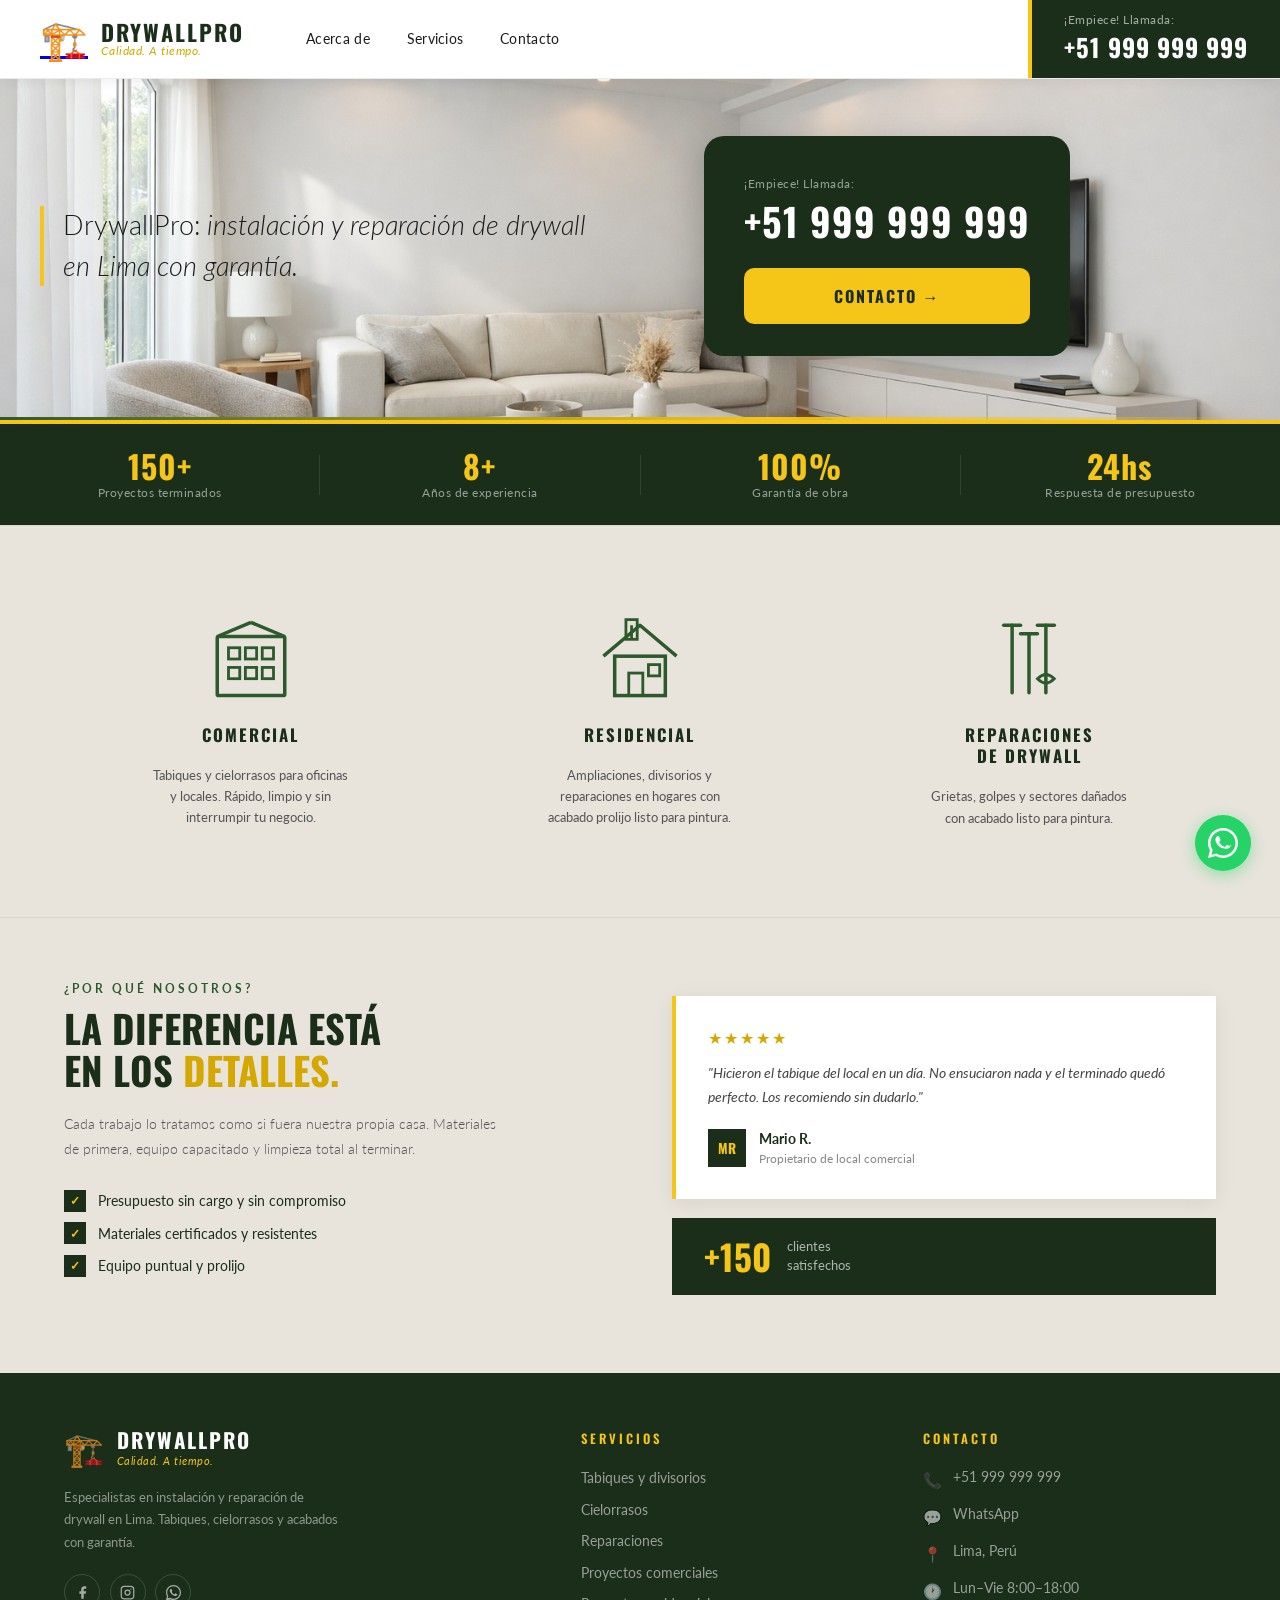
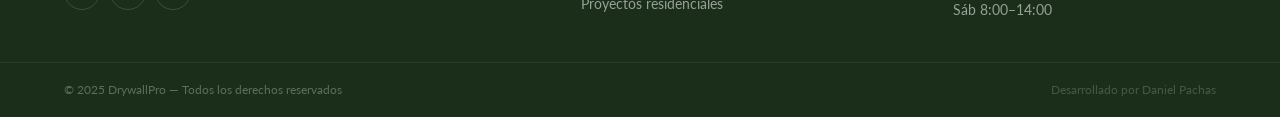
<file: index.html>
<!DOCTYPE html>
<html lang="es">
<head>
  <meta charset="UTF-8"/>
  <meta name="viewport" content="width=device-width, initial-scale=1.0"/>

  <!-- ═══════════════════════════════════════
       SEO BÁSICO
       → Cambiar: NOMBRE_NEGOCIO, CIUDAD, DESCRIPCION
  ═══════════════════════════════════════ -->
  <title>DrywallPro — Instalación y Reparación de Drywall en Lima</title>
  <meta name="description"        content="Especialistas en instalación y reparación de drywall en Lima. Tabiques, cielorrasos y reparaciones con acabado profesional. Presupuesto sin cargo. ¡Llámanos!"/>
  <meta name="keywords"           content="drywall Lima, instalación drywall, tabiques drywall, cielorrasos drywall, reparación drywall, construcción en seco Lima"/>
  <meta name="author"             content="DrywallPro"/>
  <meta name="robots"             content="index, follow"/>
  <link rel="canonical"           href="https://www.TU-DOMINIO.com/"/>

  <!-- ═══════════════════════════════════════
       OPEN GRAPH (Facebook, WhatsApp, LinkedIn)
       → Cambiar: URL, imagen og y descripción
  ═══════════════════════════════════════ -->
  <meta property="og:type"        content="website"/>
  <meta property="og:url"         content="https://www.TU-DOMINIO.com/"/>
  <meta property="og:title"       content="DrywallPro — Instalación y Reparación de Drywall en Lima"/>
  <meta property="og:description" content="Especialistas en drywall en Lima. Tabiques, cielorrasos y reparaciones con garantía. Presupuesto sin cargo."/>
  <meta property="og:image"       content="https://www.TU-DOMINIO.com/img/og-image.jpg"/>
  <meta property="og:locale"      content="es_PE"/>

  <!-- ═══════════════════════════════════════
       TWITTER CARD
  ═══════════════════════════════════════ -->
  <meta name="twitter:card"        content="summary_large_image"/>
  <meta name="twitter:title"       content="DrywallPro — Instalación y Reparación de Drywall en Lima"/>
  <meta name="twitter:description" content="Especialistas en drywall en Lima. Tabiques, cielorrasos y reparaciones con garantía."/>
  <meta name="twitter:image"       content="https://www.TU-DOMINIO.com/img/og-image.jpg"/>

  <!-- ═══════════════════════════════════════
       SCHEMA.ORG — LocalBusiness
       → MUY IMPORTANTE para aparecer en Google Maps
         y búsquedas locales tipo "drywall cerca de mí"
       → Cambiar: name, telephone, address, geo, url, openingHours
  ═══════════════════════════════════════ -->
  <script type="application/ld+json">
  {
    "@context": "https://schema.org",
    "@type": "HomeAndConstructionBusiness",
    "name": "DrywallPro",
    "description": "Especialistas en instalación y reparación de drywall en Lima. Tabiques, cielorrasos y acabados profesionales.",
    "url": "https://www.TU-DOMINIO.com",
    "telephone": "+51-999-999-999",
    "email": "contacto@TU-DOMINIO.com",
    "image": "https://www.TU-DOMINIO.com/img/og-image.jpg",
    "priceRange": "$$",
    "currenciesAccepted": "PEN",
    "paymentAccepted": "Cash, Bank Transfer",
    "areaServed": {
      "@type": "City",
      "name": "Lima"
    },
    "address": {
      "@type": "PostalAddress",
      "streetAddress": "TU DIRECCIÓN",
      "addressLocality": "Lima",
      "addressRegion": "Lima",
      "postalCode": "15000",
      "addressCountry": "PE"
    },
    "geo": {
      "@type": "GeoCoordinates",
      "latitude": "-12.0464",
      "longitude": "-77.0428"
    },
    "openingHoursSpecification": [
      {
        "@type": "OpeningHoursSpecification",
        "dayOfWeek": ["Monday","Tuesday","Wednesday","Thursday","Friday"],
        "opens": "08:00",
        "closes": "18:00"
      },
      {
        "@type": "OpeningHoursSpecification",
        "dayOfWeek": "Saturday",
        "opens": "08:00",
        "closes": "14:00"
      }
    ],
    "sameAs": [
      "https://www.facebook.com/TU-PAGINA",
      "https://www.instagram.com/TU-CUENTA"
    ]
  }
  </script>

  <!-- Fuentes y estilos -->
  <link rel="preconnect" href="https://fonts.googleapis.com"/>
  <link rel="preconnect" href="https://fonts.gstatic.com" crossorigin/>
  <link href="https://fonts.googleapis.com/css2?family=Oswald:wght@400;600;700&family=Lato:wght@300;400;700&display=swap" rel="stylesheet"/>
  <link rel="stylesheet" href="styles.css"/>
</head>
<body>

  <!-- ── HEADER ── -->
  <header class="anim-header">
    <div class="header-main">

      <div class="logo">
        <div class="logo-icon">
          <a href="index.html">🏗️</a>
        </div>
        <div class="logo-text">
          <span class="logo-name">
          <a href="index.html">DrywallPro</a>
          </span>
          <span class="logo-tagline">
            <a href="index.html">Calidad. A tiempo.</a>
          </span>
        </div>
      </div>

      <nav id="main-nav">
        <a href="#">Acerca de</a>
        <a href="#">Servicios</a>
        <a href="#">Contacto</a>
      </nav>

      <button class="hamburger" id="hamburger" aria-label="Abrir menú" aria-expanded="false">
        <span></span>
        <span></span>
        <span></span>
      </button>

    </div>

    <div class="header-phone">
      <span class="phone-label">¡Empiece! Llamada:</span>
      <a href="tel:+51999999999" class="phone-number">+51 999 999 999</a>
    </div>
  </header>

  <!-- ── MENÚ MÓVIL ── -->
  <div class="mobile-menu" id="mobile-menu">
    <button class="mobile-close" id="mobile-close" aria-label="Cerrar menú">✕</button>
    <a href="#" class="mobile-link">Acerca de</a>
    <a href="#" class="mobile-link">Servicios</a>
    <a href="#" class="mobile-link">Contacto</a>
    <a href="tel:+51999999999" class="mobile-phone">📞 +51 999 999 999</a>
  </div>

  <!-- ── HERO ── -->
  <section class="hero" aria-label="Inicio">
    <div class="hero-bg" role="img" aria-label="Sala moderna con cieloraso de drywall instalado por DrywallPro Lima"></div>

    <div class="hero-text anim-fade-left">
      <div class="hero-line"></div>
      <p class="hero-tagline">
        DrywallPro: <em>instalación y reparación de drywall<br>en Lima con garantía.</em>
      </p>
    </div>

    <div class="hero-box anim-fade-right">
      <span class="hero-box-label">¡Empiece! Llamada:</span>
      <div class="hero-box-number">+51 999 999 999</div>
      <a href="#" class="hero-box-cta">CONTACTO →</a>
    </div>
  </section>

  <!-- ── STATS ── -->
  <div class="stats-bar">
    <div class="stat-item reveal" data-delay="0">
      <span class="stat-num" data-count="150" data-suffix="+">0</span>
      <span class="stat-label">Proyectos terminados</span>
    </div>
    <div class="stat-divider"></div>
    <div class="stat-item reveal" data-delay="100">
      <span class="stat-num" data-count="8" data-suffix="+">0</span>
      <span class="stat-label">Años de experiencia</span>
    </div>
    <div class="stat-divider"></div>
    <div class="stat-item reveal" data-delay="200">
      <span class="stat-num" data-count="100" data-suffix="%">0</span>
      <span class="stat-label">Garantía de obra</span>
    </div>
    <div class="stat-divider"></div>
    <div class="stat-item reveal" data-delay="300">
      <span class="stat-num">24hs</span>
      <span class="stat-label">Respuesta de presupuesto</span>
    </div>
  </div>

  <!-- ── SERVICIOS ── -->
  <section class="services">

    <div class="service-item reveal" data-delay="0">
      <div class="service-icon">
        <svg viewBox="0 0 64 64" fill="none" xmlns="http://www.w3.org/2000/svg">
          <rect x="8" y="16" width="48" height="42" rx="1" stroke="currentColor" stroke-width="2.5"/>
          <rect x="16" y="24" width="8" height="8" stroke="currentColor" stroke-width="2"/>
          <rect x="28" y="24" width="8" height="8" stroke="currentColor" stroke-width="2"/>
          <rect x="40" y="24" width="8" height="8" stroke="currentColor" stroke-width="2"/>
          <rect x="16" y="38" width="8" height="8" stroke="currentColor" stroke-width="2"/>
          <rect x="28" y="38" width="8" height="8" stroke="currentColor" stroke-width="2"/>
          <rect x="40" y="38" width="8" height="8" stroke="currentColor" stroke-width="2"/>
          <line x1="8" y1="16" x2="32" y2="6" stroke="currentColor" stroke-width="2.5"/>
          <line x1="56" y1="16" x2="32" y2="6" stroke="currentColor" stroke-width="2.5"/>
        </svg>
      </div>
      <h3>Comercial</h3>
      <p class="service-desc">Tabiques y cielorrasos para oficinas y locales. Rápido, limpio y sin interrumpir tu negocio.</p>
    </div>

    <div class="service-item reveal" data-delay="150">
      <div class="service-icon">
        <svg viewBox="0 0 64 64" fill="none" xmlns="http://www.w3.org/2000/svg">
          <polyline points="6,30 32,8 58,30" stroke="currentColor" stroke-width="2.5" stroke-linejoin="round"/>
          <rect x="14" y="30" width="36" height="28" stroke="currentColor" stroke-width="2.5"/>
          <rect x="24" y="42" width="10" height="16" stroke="currentColor" stroke-width="2"/>
          <rect x="38" y="36" width="8" height="8" stroke="currentColor" stroke-width="2"/>
          <line x1="26" y1="8" x2="26" y2="18" stroke="currentColor" stroke-width="2"/>
          <rect x="22" y="4" width="8" height="14" stroke="currentColor" stroke-width="2"/>
        </svg>
      </div>
      <h3>Residencial</h3>
      <p class="service-desc">Ampliaciones, divisorios y reparaciones en hogares con acabado prolijo listo para pintura.</p>
    </div>

    <div class="service-item reveal" data-delay="300">
      <div class="service-icon">
        <svg viewBox="0 0 64 64" fill="none" xmlns="http://www.w3.org/2000/svg">
          <line x1="20" y1="8" x2="20" y2="56" stroke="currentColor" stroke-width="2.5" stroke-linecap="round"/>
          <line x1="32" y1="14" x2="32" y2="56" stroke="currentColor" stroke-width="2.5" stroke-linecap="round"/>
          <line x1="44" y1="8" x2="44" y2="56" stroke="currentColor" stroke-width="2.5" stroke-linecap="round"/>
          <line x1="14" y1="8" x2="26" y2="8" stroke="currentColor" stroke-width="2.5" stroke-linecap="round"/>
          <line x1="26" y1="14" x2="38" y2="14" stroke="currentColor" stroke-width="2.5" stroke-linecap="round"/>
          <line x1="38" y1="8" x2="50" y2="8" stroke="currentColor" stroke-width="2.5" stroke-linecap="round"/>
          <path d="M38 46 Q44 40 50 46 Q44 52 38 46Z" stroke="currentColor" stroke-width="2" fill="none"/>
        </svg>
      </div>
      <h3>Reparaciones<br>de Drywall</h3>
      <p class="service-desc">Grietas, golpes y sectores dañados con acabado listo para pintura.</p>
    </div>

  </section>

  <!-- ── POR QUÉ ELEGIRNOS ── -->
  <section class="why">
    <div class="why-text reveal" data-delay="0">
      <p class="why-label">¿Por qué nosotros?</p>
      <h2 class="why-title">La diferencia está<br>en los <span>detalles.</span></h2>
      <p class="why-desc">
        Cada trabajo lo tratamos como si fuera nuestra propia casa.
        Materiales de primera, equipo capacitado y limpieza total al terminar.
      </p>
      <ul class="why-list">
        <li class="reveal" data-delay="100"><span class="check">✓</span> Presupuesto sin cargo y sin compromiso</li>
        <li class="reveal" data-delay="200"><span class="check">✓</span> Materiales certificados y resistentes</li>
        <li class="reveal" data-delay="300"><span class="check">✓</span> Equipo puntual y prolijo</li>
        <li class="reveal" data-delay="400"><span class="check">✓</span> Garantía por escrito en cada obra</li>
      </ul>
    </div>
    <div class="why-card reveal" data-delay="200">
      <div class="testimonial">
        <div class="stars">★★★★★</div>
        <p class="testimonial-text">
          "Hicieron el tabique del local en un día. No ensuciaron nada
          y el terminado quedó perfecto. Los recomiendo sin dudarlo."
        </p>
        <div class="testimonial-author">
          <div class="author-avatar">MR</div>
          <div>
            <strong>Mario R.</strong>
            <span>Propietario de local comercial</span>
          </div>
        </div>
      </div>
      <div class="why-badge">
        <span class="badge-num">+150</span>
        <span class="badge-text">clientes<br>satisfechos</span>
      </div>
    </div>
  </section>

  <!-- ── WHATSAPP FLOTANTE ── -->
  <a href="https://wa.me/51999999999" target="_blank" class="whatsapp-btn" aria-label="Contactar por WhatsApp">
    <svg xmlns="http://www.w3.org/2000/svg" viewBox="0 0 32 32" fill="white">
      <path d="M16 0C7.163 0 0 7.163 0 16c0 2.82.736 5.469 2.027 7.774L0 32l8.454-2.007A15.93 15.93 0 0 0 16 32c8.837 0 16-7.163 16-16S24.837 0 16 0zm0 29.333a13.27 13.27 0 0 1-6.756-1.839l-.484-.287-5.02 1.193 1.243-4.893-.317-.503A13.234 13.234 0 0 1 2.667 16C2.667 8.636 8.636 2.667 16 2.667S29.333 8.636 29.333 16 23.364 29.333 16 29.333zm7.27-9.878c-.398-.199-2.354-1.162-2.719-1.295-.365-.133-.63-.199-.896.199-.265.398-1.029 1.295-1.261 1.56-.232.265-.465.298-.863.1-.398-.199-1.681-.619-3.202-1.977-1.183-1.056-1.981-2.36-2.213-2.758-.232-.398-.025-.613.174-.811.179-.178.398-.465.597-.697.199-.232.265-.398.398-.664.133-.265.066-.497-.033-.697-.1-.199-.896-2.16-1.228-2.957-.323-.776-.651-.671-.896-.683l-.763-.013c-.265 0-.697.1-1.062.497-.365.398-1.394 1.362-1.394 3.322s1.427 3.853 1.626 4.118c.199.265 2.808 4.287 6.803 5.011.951.163 1.693.261 2.271.334.954.121 1.823.104 2.51-.061.765-.183 2.354-.963 2.686-1.893.332-.93.332-1.727.232-1.893-.099-.166-.365-.265-.763-.464z"/>
    </svg>
    <span class="whatsapp-tooltip">¡Escribinos!</span>
  </a>

  <!-- ── FOOTER ── -->
  <footer class="footer">
    <div class="footer-top">

      <div class="footer-brand">
        <div class="footer-logo">
          <span class="footer-logo-icon">🏗️</span>
          <div>
            <span class="footer-logo-name">DrywallPro</span>
            <span class="footer-logo-tag">Calidad. A tiempo.</span>
          </div>
        </div>
        <p class="footer-desc">
          Especialistas en instalación y reparación de drywall en Lima.
          Tabiques, cielorrasos y acabados con garantía.
        </p>
        <div class="footer-social">
          <a href="#" aria-label="Facebook" class="social-btn">
            <svg viewBox="0 0 24 24" fill="currentColor"><path d="M18 2h-3a5 5 0 0 0-5 5v3H7v4h3v8h4v-8h3l1-4h-4V7a1 1 0 0 1 1-1h3z"/></svg>
          </a>
          <a href="#" aria-label="Instagram" class="social-btn">
            <svg viewBox="0 0 24 24" fill="none" stroke="currentColor" stroke-width="2"><rect x="2" y="2" width="20" height="20" rx="5"/><circle cx="12" cy="12" r="4"/><circle cx="17.5" cy="6.5" r="1" fill="currentColor" stroke="none"/></svg>
          </a>
          <a href="https://wa.me/51999999999" aria-label="WhatsApp" class="social-btn">
            <svg viewBox="0 0 24 24" fill="currentColor"><path d="M17.472 14.382c-.297-.149-1.758-.867-2.03-.967-.273-.099-.471-.148-.67.15-.197.297-.767.966-.94 1.164-.173.199-.347.223-.644.075-.297-.15-1.255-.463-2.39-1.475-.883-.788-1.48-1.761-1.653-2.059-.173-.297-.018-.458.13-.606.134-.133.298-.347.446-.52.149-.174.198-.298.298-.497.099-.198.05-.371-.025-.52-.075-.149-.669-1.612-.916-2.207-.242-.579-.487-.5-.669-.51-.173-.008-.371-.01-.57-.01-.198 0-.52.074-.792.372-.272.297-1.04 1.016-1.04 2.479 0 1.462 1.065 2.875 1.213 3.074.149.198 2.096 3.2 5.077 4.487.709.306 1.262.489 1.694.625.712.227 1.36.195 1.871.118.571-.085 1.758-.719 2.006-1.413.248-.694.248-1.289.173-1.413-.074-.124-.272-.198-.57-.347z"/><path d="M12 0C5.373 0 0 5.373 0 12c0 2.126.556 4.112 1.527 5.836L.057 23.625a.75.75 0 0 0 .921.919l5.934-1.516A11.953 11.953 0 0 0 12 24c6.627 0 12-5.373 12-12S18.627 0 12 0zm0 22a9.96 9.96 0 0 1-5.126-1.41l-.368-.217-3.813.975.999-3.72-.24-.386A9.96 9.96 0 0 1 2 12C2 6.477 6.477 2 12 2s10 4.477 10 10-4.477 10-10 10z"/></svg>
          </a>
        </div>
      </div>

      <div class="footer-col">
        <h4 class="footer-col-title">Servicios</h4>
        <ul class="footer-links">
          <li><a href="#">Tabiques y divisorios</a></li>
          <li><a href="#">Cielorrasos</a></li>
          <li><a href="#">Reparaciones</a></li>
          <li><a href="#">Proyectos comerciales</a></li>
          <li><a href="#">Proyectos residenciales</a></li>
        </ul>
      </div>

      <div class="footer-col">
        <h4 class="footer-col-title">Contacto</h4>
        <ul class="footer-contact-list">
          <li>
            <span class="fc-icon">📞</span>
            <a href="tel:+51999999999">+51 999 999 999</a>
          </li>
          <li>
            <span class="fc-icon">💬</span>
            <a href="https://wa.me/51999999999" target="_blank">WhatsApp</a>
          </li>
          <li>
            <span class="fc-icon">📍</span>
            <span>Lima, Perú</span>
          </li>
          <li>
            <span class="fc-icon">🕐</span>
            <span>Lun–Vie 8:00–18:00<br>Sáb 8:00–14:00</span>
          </li>
        </ul>
      </div>

    </div>

    <div class="footer-bottom">
      <p>© 2025 DrywallPro — Todos los derechos reservados</p>
      <p class="footer-credit">Desarrollado por Daniel Pachas</p>
    </div>
  </footer>

  <script src="script.js"></script>
</body>
</html>
</file>
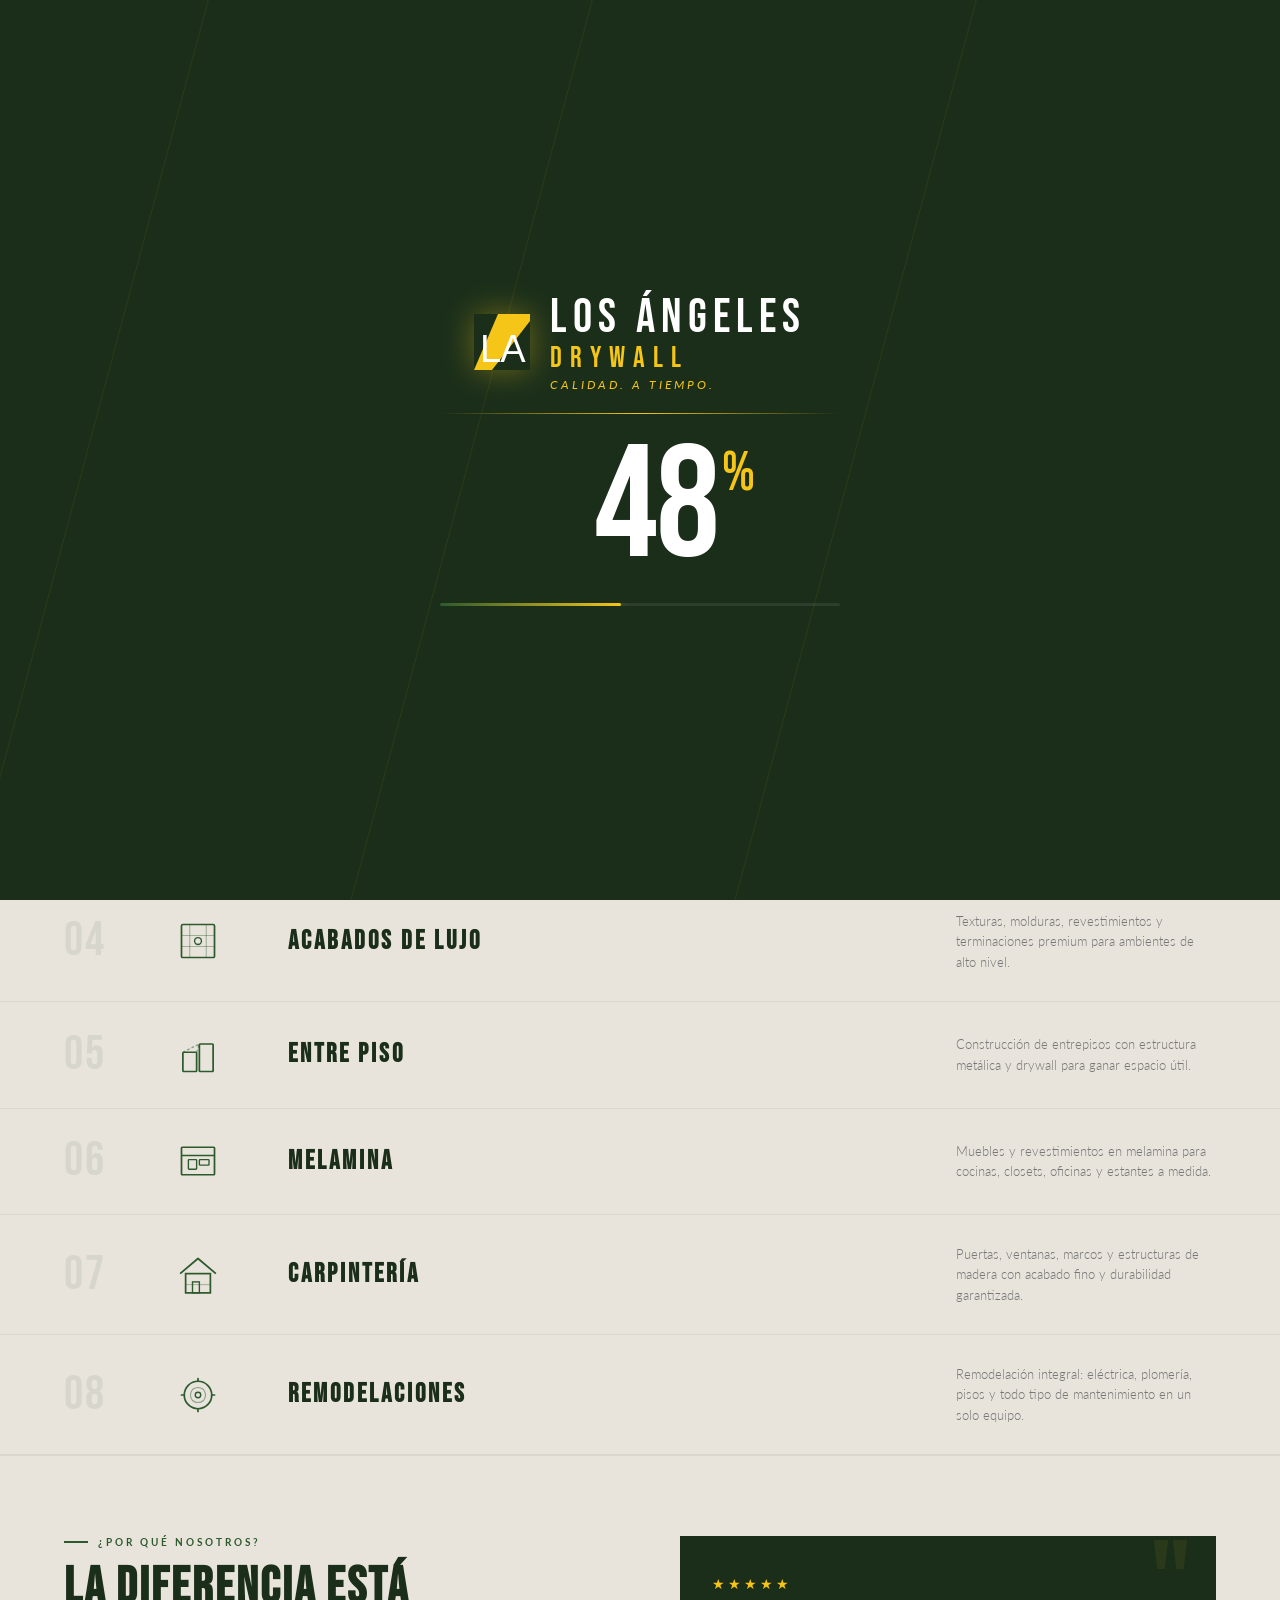
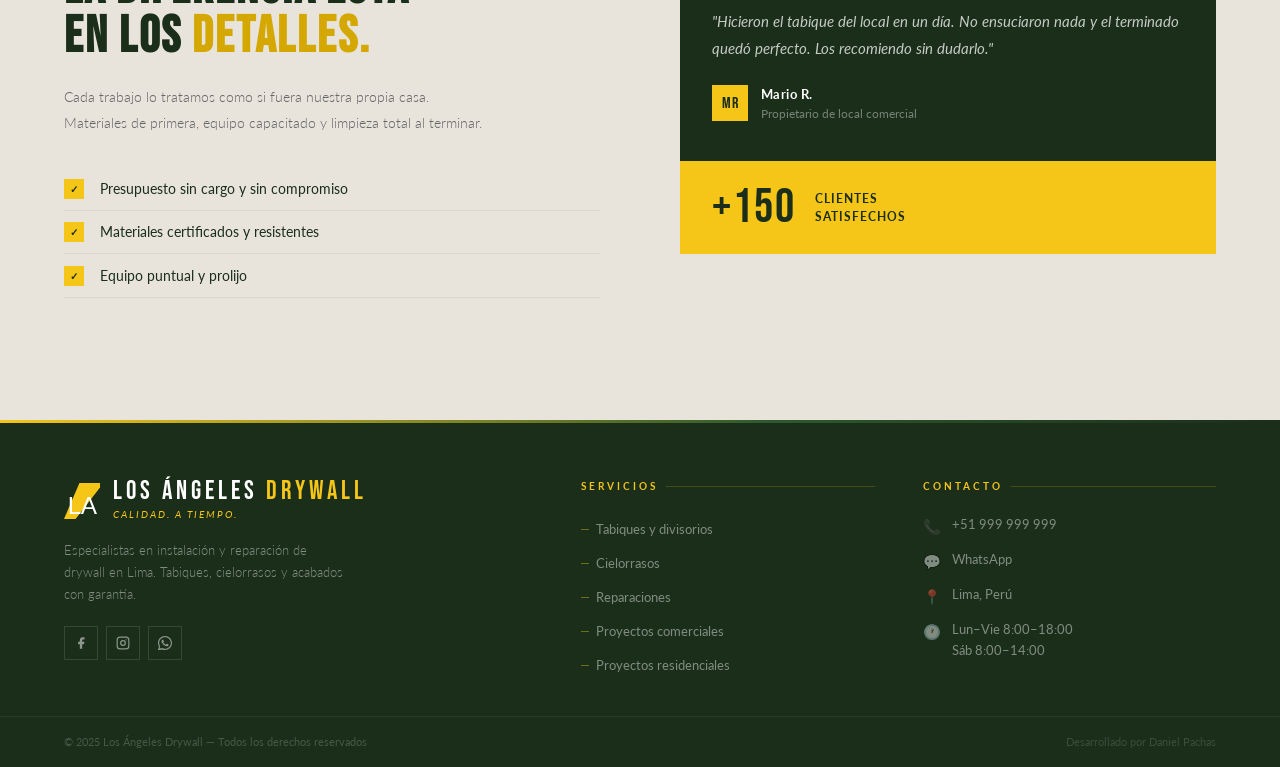
<file: templates/index.html>
<!DOCTYPE html>
<html lang="es">
<head>
  <meta charset="UTF-8"/>
  <meta name="viewport" content="width=device-width, initial-scale=1.0"/>

  <!-- ═══════════════════════════════════════
       SEO BÁSICO
       → Cambiar: NOMBRE_NEGOCIO, CIUDAD, DESCRIPCION
  ═══════════════════════════════════════ -->
  <title>Los Ángeles Drywall — Instalación y Reparación de Drywall en Lima</title>
  <meta name="description"        content="Especialistas en instalación y reparación de drywall en Lima. Tabiques, cielorrasos y reparaciones con acabado profesional. Presupuesto sin cargo. ¡Llámanos!"/>
  <meta name="keywords"           content="drywall Lima, instalación drywall, tabiques drywall, cielorrasos drywall, reparación drywall, construcción en seco Lima"/>
  <meta name="author"             content="Los Ángeles Drywall"/>
  <meta name="robots"             content="index, follow"/>
  <link rel="canonical"           href="https://www.TU-DOMINIO.com/"/>

  <!-- ═══════════════════════════════════════
       OPEN GRAPH (Facebook, WhatsApp, LinkedIn)
       → Cambiar: URL, imagen og y descripción
  ═══════════════════════════════════════ -->
  <meta property="og:type"        content="website"/>
  <meta property="og:url"         content="https://www.TU-DOMINIO.com/"/>
  <meta property="og:title"       content="Los Ángeles Drywall — Instalación y Reparación de Drywall en Lima"/>
  <meta property="og:description" content="Especialistas en drywall en Lima. Tabiques, cielorrasos y reparaciones con garantía. Presupuesto sin cargo."/>
  <meta property="og:image"       content="https://www.TU-DOMINIO.com/img/og-image.jpg"/>
  <meta property="og:locale"      content="es_PE"/>

  <!-- ═══════════════════════════════════════
       TWITTER CARD
  ═══════════════════════════════════════ -->
  <meta name="twitter:card"        content="summary_large_image"/>
  <meta name="twitter:title"       content="Los Ángeles Drywall — Instalación y Reparación de Drywall en Lima"/>
  <meta name="twitter:description" content="Especialistas en drywall en Lima. Tabiques, cielorrasos y reparaciones con garantía."/>
  <meta name="twitter:image"       content="https://www.TU-DOMINIO.com/img/og-image.jpg"/>

  <!-- ═══════════════════════════════════════
       SCHEMA.ORG — LocalBusiness
       → MUY IMPORTANTE para aparecer en Google Maps
         y búsquedas locales tipo "drywall cerca de mí"
       → Cambiar: name, telephone, address, geo, url, openingHours
  ═══════════════════════════════════════ -->
  <script type="application/ld+json">
  {
    "@context": "https://schema.org",
    "@type": "HomeAndConstructionBusiness",
    "name": "Los Ángeles Drywall",
    "description": "Especialistas en instalación y reparación de drywall en Lima. Tabiques, cielorrasos y acabados profesionales.",
    "url": "https://www.TU-DOMINIO.com",
    "telephone": "+51-999-999-999",
    "email": "contacto@TU-DOMINIO.com",
    "image": "https://www.TU-DOMINIO.com/img/og-image.jpg",
    "priceRange": "$$",
    "currenciesAccepted": "PEN",
    "paymentAccepted": "Cash, Bank Transfer",
    "areaServed": {
      "@type": "City",
      "name": "Lima"
    },
    "address": {
      "@type": "PostalAddress",
      "streetAddress": "TU DIRECCIÓN",
      "addressLocality": "Lima",
      "addressRegion": "Lima",
      "postalCode": "15000",
      "addressCountry": "PE"
    },
    "geo": {
      "@type": "GeoCoordinates",
      "latitude": "-12.0464",
      "longitude": "-77.0428"
    },
    "openingHoursSpecification": [
      {
        "@type": "OpeningHoursSpecification",
        "dayOfWeek": ["Monday","Tuesday","Wednesday","Thursday","Friday"],
        "opens": "08:00",
        "closes": "18:00"
      },
      {
        "@type": "OpeningHoursSpecification",
        "dayOfWeek": "Saturday",
        "opens": "08:00",
        "closes": "14:00"
      }
    ],
    "sameAs": [
      "https://www.facebook.com/TU-PAGINA",
      "https://www.instagram.com/TU-CUENTA"
    ]
  }
  </script>

  <!-- Fuentes y estilos -->
  <link rel="preconnect" href="https://fonts.googleapis.com"/>
  <link rel="preconnect" href="https://fonts.gstatic.com" crossorigin/>
  <link href="https://fonts.googleapis.com/css2?family=Bebas+Neue&family=Oswald:wght@400;600;700&family=Lato:wght@300;400;700&display=swap" rel="stylesheet"/>
  <link rel="stylesheet" href="../static/css/styles.css"/>
  <!-- GSAP -->
  <script src="https://cdnjs.cloudflare.com/ajax/libs/gsap/3.12.5/gsap.min.js"></script>
</head>
<body>

  <!-- ── PRELOADER ── -->
  <div id="preloader">
    <div class="pl-bg"></div>
    <div class="pl-lines">
      <div class="pl-line pl-line--1"></div>
      <div class="pl-line pl-line--2"></div>
      <div class="pl-line pl-line--3"></div>
    </div>
    <div class="pl-content">
      <div class="pl-logo">
        <img src="../src/logo.svg" alt="" class="pl-icon-img" width="56" height="56"/>
        <div class="pl-logo-text">
          <span class="pl-name">Los Ángeles</span><span class="pl-name pl-name--sub">Drywall</span>
          <span class="pl-tagline">Calidad. A tiempo.</span>
        </div>
      </div>
      <div class="pl-divider"></div>
      <div class="pl-counter-wrap">
        <span class="pl-counter">0</span><span class="pl-pct-sym">%</span>
      </div>
      <div class="pl-bar-wrap">
        <div class="pl-bar"></div>
      </div>
    </div>
  </div>

  <!-- ── HEADER ── -->
  <header class="anim-header">
    <div class="header-main">

      <div class="logo">
        <a href="index.html" class="logo-icon">
          <img src="../src/logo.svg" alt="Los Ángeles Drywall" class="logo-img" width="42" height="42"/>
        </a>
        <div class="logo-text">
          <span class="logo-name">
          <a href="index.html">Los Ángeles <em>Drywall</em></a>
          </span>
          <span class="logo-tagline">
            <a href="index.html">Calidad. A tiempo.</a>
          </span>
        </div>
      </div>

      <nav id="main-nav">
        <a href="nosotros.html">Acerca de</a>
        <a href="servicios.html">Servicios</a>
        <a href="contacto.html">Contacto</a>
      </nav>

      <button class="hamburger" id="hamburger" aria-label="Abrir menú" aria-expanded="false">
        <span></span>
        <span></span>
        <span></span>
      </button>

    </div>

    <div class="header-phone">
      <span class="phone-label">¡Empiece! Llamada:</span>
      <a href="tel:+51999999999" class="phone-number">+51 999 999 999</a>
    </div>
  </header>

  <!-- ── MENÚ MÓVIL ── -->
  <div class="mobile-menu" id="mobile-menu">
    <button class="mobile-close" id="mobile-close" aria-label="Cerrar menú">✕</button>
    <a href="#" class="mobile-link">Acerca de</a>
    <a href="#" class="mobile-link">Servicios</a>
    <a href="#" class="mobile-link">Contacto</a>
    <a href="tel:+51999999999" class="mobile-phone">📞 +51 999 999 999</a>
  </div>

  <!-- ── HERO ── -->
  <section class="hero" aria-label="Inicio">
    <div class="hero-bg" role="img" aria-label="Sala moderna con cieloraso de drywall instalado por Los Ángeles Drywall Lima"></div>

    <div class="hero-text anim-fade-left">
      <div class="hero-line"></div>
      <p class="hero-tagline">
        Los Ángeles Drywall: <em>remodelación, drywall, pintura<br>y acabados en Lima con garantía.</em>
      </p>
    </div>

    <div class="hero-box anim-fade-right">
      <span class="hero-box-label">Llamada sin cargo</span>
      <a href="tel:+51999999999" class="hero-box-number">+51 999 999 999</a>
      <a href="#" class="hero-box-cta">Solicitar presupuesto</a>
    </div>
  </section>

  <!-- ── STATS ── -->
  <div class="stats-bar">
    <div class="stat-item reveal" data-delay="0">
      <span class="stat-num" data-count="150" data-suffix="+">0</span>
      <span class="stat-label">Proyectos terminados</span>
    </div>
    <div class="stat-divider"></div>
    <div class="stat-item reveal" data-delay="100">
      <span class="stat-num" data-count="8" data-suffix="+">0</span>
      <span class="stat-label">Años de experiencia</span>
    </div>
    <div class="stat-divider"></div>
    <div class="stat-item reveal" data-delay="200">
      <span class="stat-num" data-count="100" data-suffix="%">0</span>
      <span class="stat-label">Garantía de obra</span>
    </div>
    <div class="stat-divider"></div>
    <div class="stat-item reveal" data-delay="300">
      <span class="stat-num">24hs</span>
      <span class="stat-label">Respuesta de presupuesto</span>
    </div>
  </div>

  <!-- ── SERVICIOS ── -->
  <section class="services">

    <div class="service-item reveal" data-delay="0">
      <div class="service-icon">
        <svg viewBox="0 0 64 64" fill="none" xmlns="http://www.w3.org/2000/svg">
          <rect x="8" y="10" width="10" height="44" rx="1" stroke="currentColor" stroke-width="2.5"/>
          <rect x="27" y="10" width="10" height="44" rx="1" stroke="currentColor" stroke-width="2.5"/>
          <rect x="46" y="10" width="10" height="44" rx="1" stroke="currentColor" stroke-width="2.5"/>
          <line x1="8" y1="32" x2="56" y2="32" stroke="currentColor" stroke-width="1.5" stroke-dasharray="3 3" opacity=".4"/>
        </svg>
      </div>
      <h3>Drywall &amp; Tabiques</h3>
      <p class="service-desc">Instalación, reparación y divisorios de drywall para residencias y locales comerciales.</p>
    </div>

    <div class="service-item reveal" data-delay="60">
      <div class="service-icon">
        <svg viewBox="0 0 64 64" fill="none" xmlns="http://www.w3.org/2000/svg">
          <rect x="6" y="8" width="52" height="8" rx="1" stroke="currentColor" stroke-width="2.5"/>
          <rect x="6" y="16" width="52" height="6" rx="1" stroke="currentColor" stroke-width="2"/>
          <line x1="14" y1="22" x2="14" y2="56" stroke="currentColor" stroke-width="2" stroke-dasharray="3 3" opacity=".4"/>
          <line x1="32" y1="22" x2="32" y2="56" stroke="currentColor" stroke-width="2" stroke-dasharray="3 3" opacity=".4"/>
          <line x1="50" y1="22" x2="50" y2="56" stroke="currentColor" stroke-width="2" stroke-dasharray="3 3" opacity=".4"/>
        </svg>
      </div>
      <h3>Cielo Raso</h3>
      <p class="service-desc">Cielorrasos planos, escalonados y con luz indirecta. Acabado profesional listo para pintura.</p>
    </div>

    <div class="service-item reveal" data-delay="120">
      <div class="service-icon">
        <svg viewBox="0 0 64 64" fill="none" xmlns="http://www.w3.org/2000/svg">
          <rect x="10" y="10" width="44" height="44" rx="1" stroke="currentColor" stroke-width="2.5"/>
          <path d="M16 48 Q24 28 32 32 Q40 36 48 16" stroke="currentColor" stroke-width="2.5" stroke-linecap="round" fill="none"/>
          <circle cx="20" cy="20" r="5" stroke="currentColor" stroke-width="2"/>
        </svg>
      </div>
      <h3>Pintura Profesional</h3>
      <p class="service-desc">Pintura interior y exterior con materiales de primera. Acabado uniforme y duradero.</p>
    </div>

    <div class="service-item reveal" data-delay="180">
      <div class="service-icon">
        <svg viewBox="0 0 64 64" fill="none" xmlns="http://www.w3.org/2000/svg">
          <rect x="8" y="8" width="48" height="48" rx="2" stroke="currentColor" stroke-width="2.5"/>
          <line x1="8" y1="24" x2="56" y2="24" stroke="currentColor" stroke-width="1.5" opacity=".4"/>
          <line x1="8" y1="40" x2="56" y2="40" stroke="currentColor" stroke-width="1.5" opacity=".4"/>
          <path d="M20 8 L20 56" stroke="currentColor" stroke-width="1.5" opacity=".4"/>
          <path d="M44 8 L44 56" stroke="currentColor" stroke-width="1.5" opacity=".4"/>
          <circle cx="32" cy="32" r="5" stroke="currentColor" stroke-width="2"/>
        </svg>
      </div>
      <h3>Acabados de Lujo</h3>
      <p class="service-desc">Texturas, molduras, revestimientos y terminaciones premium para ambientes de alto nivel.</p>
    </div>

    <div class="service-item reveal" data-delay="240">
      <div class="service-icon">
        <svg viewBox="0 0 64 64" fill="none" xmlns="http://www.w3.org/2000/svg">
          <rect x="10" y="28" width="20" height="28" rx="1" stroke="currentColor" stroke-width="2.5"/>
          <rect x="34" y="16" width="20" height="40" rx="1" stroke="currentColor" stroke-width="2.5"/>
          <line x1="10" y1="28" x2="34" y2="16" stroke="currentColor" stroke-width="2" stroke-dasharray="4 3" opacity=".5"/>
          <line x1="30" y1="28" x2="34" y2="16" stroke="currentColor" stroke-width="2" stroke-dasharray="4 3" opacity=".5"/>
        </svg>
      </div>
      <h3>Entre Piso</h3>
      <p class="service-desc">Construcción de entrepisos con estructura metálica y drywall para ganar espacio útil.</p>
    </div>

    <div class="service-item reveal" data-delay="300">
      <div class="service-icon">
        <svg viewBox="0 0 64 64" fill="none" xmlns="http://www.w3.org/2000/svg">
          <rect x="8" y="12" width="48" height="40" rx="1" stroke="currentColor" stroke-width="2.5"/>
          <line x1="8" y1="24" x2="56" y2="24" stroke="currentColor" stroke-width="2"/>
          <rect x="18" y="30" width="12" height="14" rx="1" stroke="currentColor" stroke-width="2"/>
          <rect x="34" y="30" width="14" height="8" rx="1" stroke="currentColor" stroke-width="2"/>
        </svg>
      </div>
      <h3>Melamina</h3>
      <p class="service-desc">Muebles y revestimientos en melamina para cocinas, closets, oficinas y estantes a medida.</p>
    </div>

    <div class="service-item reveal" data-delay="360">
      <div class="service-icon">
        <svg viewBox="0 0 64 64" fill="none" xmlns="http://www.w3.org/2000/svg">
          <polyline points="6,30 32,8 58,30" stroke="currentColor" stroke-width="2.5" stroke-linejoin="round"/>
          <rect x="14" y="30" width="36" height="28" stroke="currentColor" stroke-width="2.5"/>
          <rect x="24" y="42" width="10" height="16" stroke="currentColor" stroke-width="2"/>
          <line x1="14" y1="46" x2="50" y2="46" stroke="currentColor" stroke-width="1.5" opacity=".4"/>
        </svg>
      </div>
      <h3>Carpintería</h3>
      <p class="service-desc">Puertas, ventanas, marcos y estructuras de madera con acabado fino y durabilidad garantizada.</p>
    </div>

    <div class="service-item reveal" data-delay="420">
      <div class="service-icon">
        <svg viewBox="0 0 64 64" fill="none" xmlns="http://www.w3.org/2000/svg">
          <circle cx="32" cy="32" r="20" stroke="currentColor" stroke-width="2.5"/>
          <line x1="32" y1="12" x2="32" y2="8" stroke="currentColor" stroke-width="2.5" stroke-linecap="round"/>
          <line x1="32" y1="56" x2="32" y2="52" stroke="currentColor" stroke-width="2.5" stroke-linecap="round"/>
          <line x1="12" y1="32" x2="8" y2="32" stroke="currentColor" stroke-width="2.5" stroke-linecap="round"/>
          <line x1="56" y1="32" x2="52" y2="32" stroke="currentColor" stroke-width="2.5" stroke-linecap="round"/>
          <path d="M24 24 Q32 18 40 24 Q46 32 40 40 Q32 46 24 40 Q18 32 24 24Z" stroke="currentColor" stroke-width="1.5" fill="none" opacity=".5"/>
          <circle cx="32" cy="32" r="4" stroke="currentColor" stroke-width="2"/>
        </svg>
      </div>
      <h3>Remodelaciones</h3>
      <p class="service-desc">Remodelación integral: eléctrica, plomería, pisos y todo tipo de mantenimiento en un solo equipo.</p>
    </div>

  </section>

  <!-- ── POR QUÉ ELEGIRNOS ── -->
  <section class="why">
    <div class="why-text reveal" data-delay="0">
      <p class="why-label">¿Por qué nosotros?</p>
      <h2 class="why-title">La diferencia está<br>en los <span>detalles.</span></h2>
      <p class="why-desc">
        Cada trabajo lo tratamos como si fuera nuestra propia casa.
        Materiales de primera, equipo capacitado y limpieza total al terminar.
      </p>
      <ul class="why-list">
        <li class="reveal" data-delay="100"><span class="check">✓</span> Presupuesto sin cargo y sin compromiso</li>
        <li class="reveal" data-delay="200"><span class="check">✓</span> Materiales certificados y resistentes</li>
        <li class="reveal" data-delay="300"><span class="check">✓</span> Equipo puntual y prolijo</li>
        <li class="reveal" data-delay="400"><span class="check">✓</span> Garantía por escrito en cada obra</li>
      </ul>
    </div>
    <div class="why-card reveal" data-delay="200">
      <div class="testimonial">
        <div class="stars">★★★★★</div>
        <p class="testimonial-text">
          "Hicieron el tabique del local en un día. No ensuciaron nada
          y el terminado quedó perfecto. Los recomiendo sin dudarlo."
        </p>
        <div class="testimonial-author">
          <div class="author-avatar">MR</div>
          <div>
            <strong>Mario R.</strong>
            <span>Propietario de local comercial</span>
          </div>
        </div>
      </div>
      <div class="why-badge">
        <span class="badge-num">+150</span>
        <span class="badge-text">clientes<br>satisfechos</span>
      </div>
    </div>
  </section>

  <!-- ── WHATSAPP FLOTANTE ── -->
  <a href="https://wa.me/51999999999" target="_blank" class="whatsapp-btn" aria-label="Contactar por WhatsApp">
    <svg xmlns="http://www.w3.org/2000/svg" viewBox="0 0 32 32" fill="white">
      <path d="M16 0C7.163 0 0 7.163 0 16c0 2.82.736 5.469 2.027 7.774L0 32l8.454-2.007A15.93 15.93 0 0 0 16 32c8.837 0 16-7.163 16-16S24.837 0 16 0zm0 29.333a13.27 13.27 0 0 1-6.756-1.839l-.484-.287-5.02 1.193 1.243-4.893-.317-.503A13.234 13.234 0 0 1 2.667 16C2.667 8.636 8.636 2.667 16 2.667S29.333 8.636 29.333 16 23.364 29.333 16 29.333zm7.27-9.878c-.398-.199-2.354-1.162-2.719-1.295-.365-.133-.63-.199-.896.199-.265.398-1.029 1.295-1.261 1.56-.232.265-.465.298-.863.1-.398-.199-1.681-.619-3.202-1.977-1.183-1.056-1.981-2.36-2.213-2.758-.232-.398-.025-.613.174-.811.179-.178.398-.465.597-.697.199-.232.265-.398.398-.664.133-.265.066-.497-.033-.697-.1-.199-.896-2.16-1.228-2.957-.323-.776-.651-.671-.896-.683l-.763-.013c-.265 0-.697.1-1.062.497-.365.398-1.394 1.362-1.394 3.322s1.427 3.853 1.626 4.118c.199.265 2.808 4.287 6.803 5.011.951.163 1.693.261 2.271.334.954.121 1.823.104 2.51-.061.765-.183 2.354-.963 2.686-1.893.332-.93.332-1.727.232-1.893-.099-.166-.365-.265-.763-.464z"/>
    </svg>
    <span class="whatsapp-tooltip">¡Escribinos!</span>
  </a>

  <!-- ── FOOTER ── -->
  <footer class="footer">
    <div class="footer-top">

      <div class="footer-brand">
        <div class="footer-logo">
          <img src="../src/logo.svg" alt="Los Ángeles Drywall" class="footer-logo-img" width="36" height="36"/>
          <div>
            <span class="footer-logo-name">Los Ángeles <em>Drywall</em></span>
            <span class="footer-logo-tag">Calidad. A tiempo.</span>
          </div>
        </div>
        <p class="footer-desc">
          Especialistas en instalación y reparación de drywall en Lima.
          Tabiques, cielorrasos y acabados con garantía.
        </p>
        <div class="footer-social">
          <a href="#" aria-label="Facebook" class="social-btn">
            <svg viewBox="0 0 24 24" fill="currentColor"><path d="M18 2h-3a5 5 0 0 0-5 5v3H7v4h3v8h4v-8h3l1-4h-4V7a1 1 0 0 1 1-1h3z"/></svg>
          </a>
          <a href="#" aria-label="Instagram" class="social-btn">
            <svg viewBox="0 0 24 24" fill="none" stroke="currentColor" stroke-width="2"><rect x="2" y="2" width="20" height="20" rx="5"/><circle cx="12" cy="12" r="4"/><circle cx="17.5" cy="6.5" r="1" fill="currentColor" stroke="none"/></svg>
          </a>
          <a href="https://wa.me/51999999999" aria-label="WhatsApp" class="social-btn">
            <svg viewBox="0 0 24 24" fill="currentColor"><path d="M17.472 14.382c-.297-.149-1.758-.867-2.03-.967-.273-.099-.471-.148-.67.15-.197.297-.767.966-.94 1.164-.173.199-.347.223-.644.075-.297-.15-1.255-.463-2.39-1.475-.883-.788-1.48-1.761-1.653-2.059-.173-.297-.018-.458.13-.606.134-.133.298-.347.446-.52.149-.174.198-.298.298-.497.099-.198.05-.371-.025-.52-.075-.149-.669-1.612-.916-2.207-.242-.579-.487-.5-.669-.51-.173-.008-.371-.01-.57-.01-.198 0-.52.074-.792.372-.272.297-1.04 1.016-1.04 2.479 0 1.462 1.065 2.875 1.213 3.074.149.198 2.096 3.2 5.077 4.487.709.306 1.262.489 1.694.625.712.227 1.36.195 1.871.118.571-.085 1.758-.719 2.006-1.413.248-.694.248-1.289.173-1.413-.074-.124-.272-.198-.57-.347z"/><path d="M12 0C5.373 0 0 5.373 0 12c0 2.126.556 4.112 1.527 5.836L.057 23.625a.75.75 0 0 0 .921.919l5.934-1.516A11.953 11.953 0 0 0 12 24c6.627 0 12-5.373 12-12S18.627 0 12 0zm0 22a9.96 9.96 0 0 1-5.126-1.41l-.368-.217-3.813.975.999-3.72-.24-.386A9.96 9.96 0 0 1 2 12C2 6.477 6.477 2 12 2s10 4.477 10 10-4.477 10-10 10z"/></svg>
          </a>
        </div>
      </div>

      <div class="footer-col">
        <h4 class="footer-col-title">Servicios</h4>
        <ul class="footer-links">
          <li><a href="#">Tabiques y divisorios</a></li>
          <li><a href="#">Cielorrasos</a></li>
          <li><a href="#">Reparaciones</a></li>
          <li><a href="#">Proyectos comerciales</a></li>
          <li><a href="#">Proyectos residenciales</a></li>
        </ul>
      </div>

      <div class="footer-col">
        <h4 class="footer-col-title">Contacto</h4>
        <ul class="footer-contact-list">
          <li>
            <span class="fc-icon">📞</span>
            <a href="tel:+51999999999">+51 999 999 999</a>
          </li>
          <li>
            <span class="fc-icon">💬</span>
            <a href="https://wa.me/51999999999" target="_blank">WhatsApp</a>
          </li>
          <li>
            <span class="fc-icon">📍</span>
            <span>Lima, Perú</span>
          </li>
          <li>
            <span class="fc-icon">🕐</span>
            <span>Lun–Vie 8:00–18:00<br>Sáb 8:00–14:00</span>
          </li>
        </ul>
      </div>

    </div>

    <div class="footer-bottom">
      <p>© 2025 Los Ángeles Drywall — Todos los derechos reservados</p>
      <p class="footer-credit">Desarrollado por Daniel Pachas</p>
    </div>
  </footer>

  <script src="../static/js/script.js"></script>
</body>
</html>
</file>
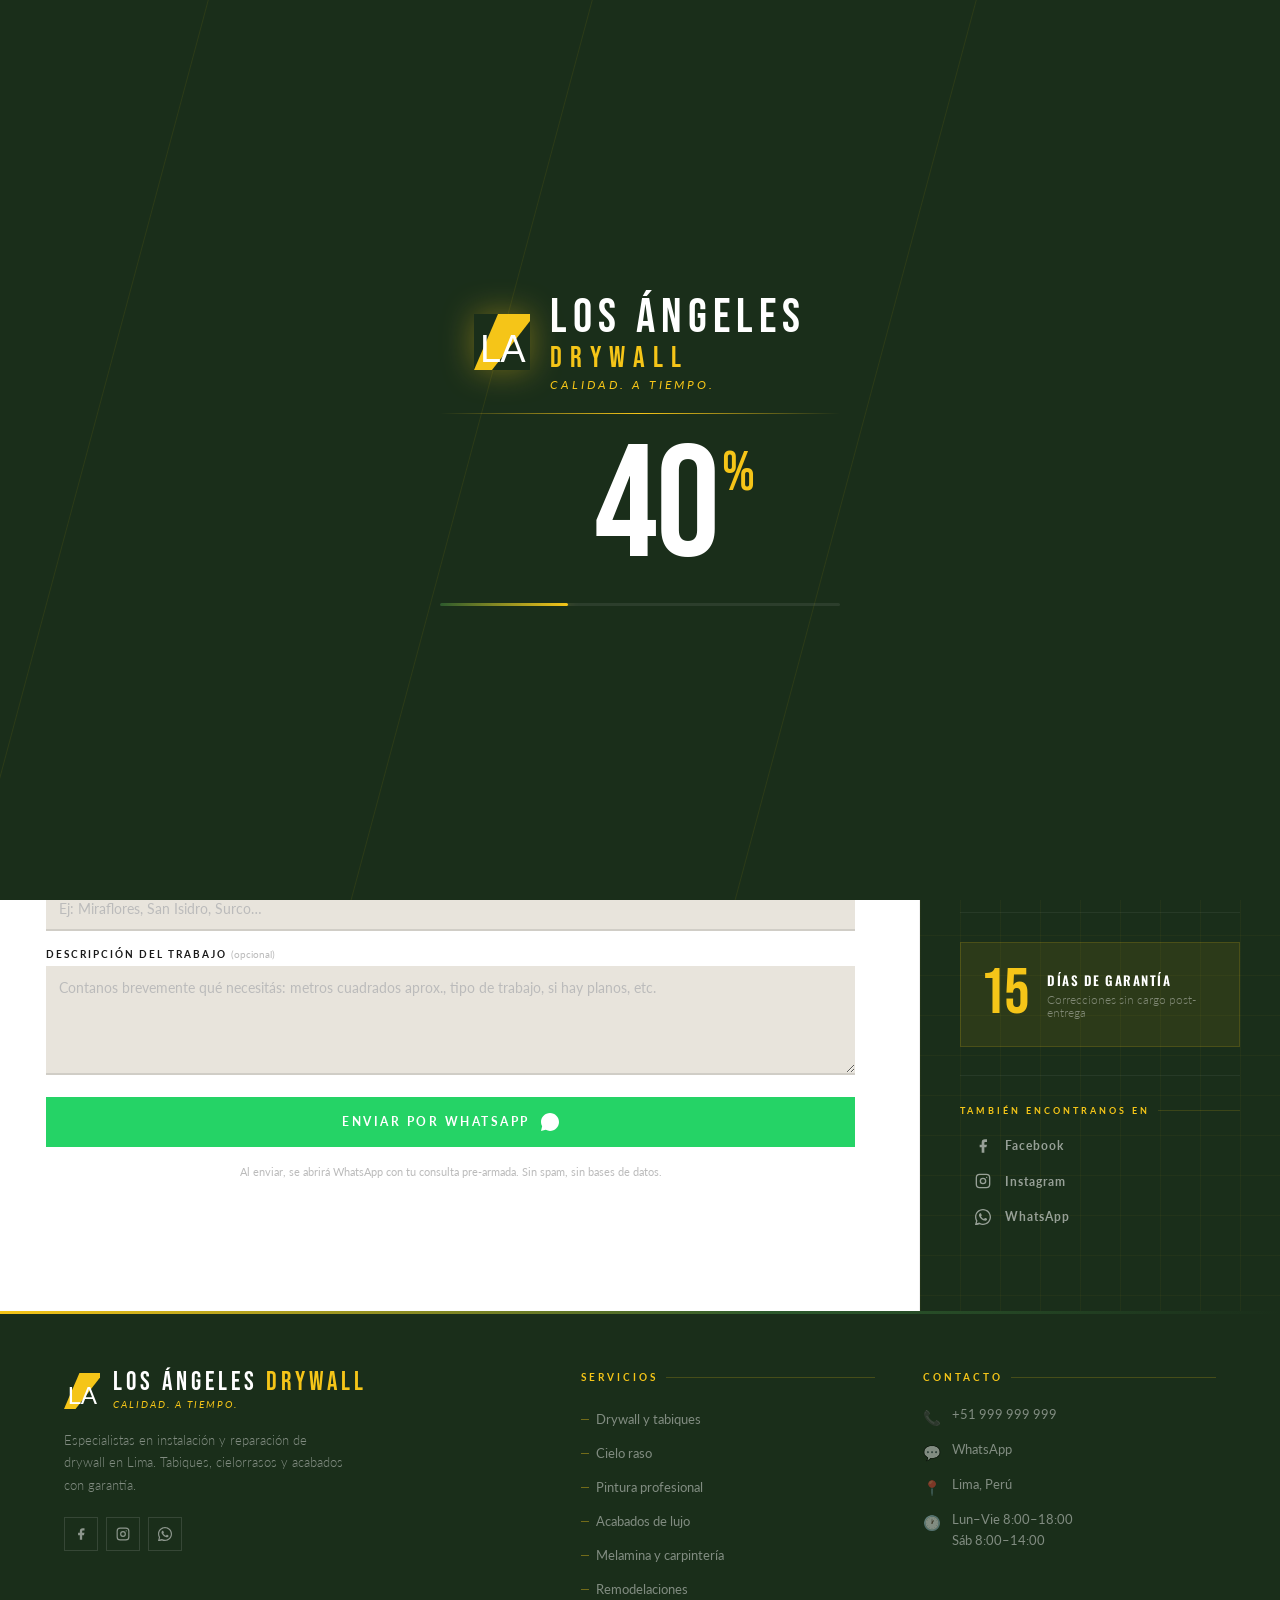
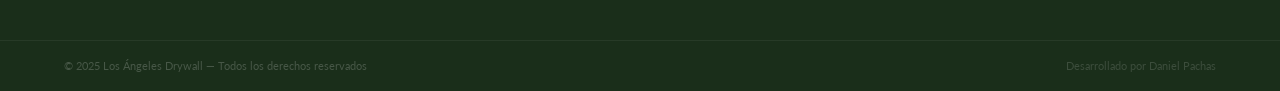
<file: templates/contacto.html>
<!DOCTYPE html>
<html lang="es">
<head>
  <meta charset="UTF-8"/>
  <meta name="viewport" content="width=device-width, initial-scale=1.0"/>

  <title>Contacto — Los Ángeles Drywall Lima | Presupuesto sin cargo</title>
  <meta name="description" content="Contactá a Los Ángeles Drywall en Lima. Pedí tu presupuesto sin cargo por WhatsApp, teléfono o completando el formulario. Respondemos en menos de 24hs."/>
  <meta name="keywords"    content="contacto drywall Lima, presupuesto drywall, cotización drywall Lima, Los Ángeles Drywall teléfono"/>
  <meta name="author"      content="Los Ángeles Drywall"/>
  <meta name="robots"      content="index, follow"/>
  <link rel="canonical"    href="https://www.TU-DOMINIO.com/contacto.html"/>

  <meta property="og:type"        content="website"/>
  <meta property="og:url"         content="https://www.TU-DOMINIO.com/contacto.html"/>
  <meta property="og:title"       content="Contacto — Los Ángeles Drywall Lima"/>
  <meta property="og:description" content="Pedí tu presupuesto sin cargo. Respondemos en menos de 24hs."/>
  <meta property="og:image"       content="https://www.TU-DOMINIO.com/img/og-image.jpg"/>
  <meta property="og:locale"      content="es_PE"/>

  <link rel="preconnect" href="https://fonts.googleapis.com"/>
  <link rel="preconnect" href="https://fonts.gstatic.com" crossorigin/>
  <link href="https://fonts.googleapis.com/css2?family=Bebas+Neue&family=Oswald:wght@400;600;700&family=Lato:wght@300;400;700&display=swap" rel="stylesheet"/>

  <link rel="stylesheet" href="../static/css/styles.css"/>
  <link rel="stylesheet" href="../static/css/contacto.css"/>

  <script src="https://cdnjs.cloudflare.com/ajax/libs/gsap/3.12.5/gsap.min.js"></script>
</head>
<body>

  <!-- ── PRELOADER ── -->
  <div id="preloader">
    <div class="pl-bg"></div>
    <div class="pl-lines">
      <div class="pl-line pl-line--1"></div>
      <div class="pl-line pl-line--2"></div>
      <div class="pl-line pl-line--3"></div>
    </div>
    <div class="pl-content">
      <div class="pl-logo">
        <img src="../src/logo.svg" alt="" class="pl-icon-img" width="56" height="56"/>
        <div class="pl-logo-text">
          <span class="pl-name">Los Ángeles</span><span class="pl-name pl-name--sub">Drywall</span>
          <span class="pl-tagline">Calidad. A tiempo.</span>
        </div>
      </div>
      <div class="pl-divider"></div>
      <div class="pl-counter-wrap">
        <span class="pl-counter">0</span><span class="pl-pct-sym">%</span>
      </div>
      <div class="pl-bar-wrap">
        <div class="pl-bar"></div>
      </div>
    </div>
  </div>

  <!-- ── HEADER ── -->
  <header class="anim-header">
    <div class="header-main">
      <div class="logo">
        <a href="index.html" class="logo-icon"><img src="../src/logo.svg" alt="Los Ángeles Drywall" class="logo-img" width="42" height="42"/></a>
        <div class="logo-text">
          <span class="logo-name"><a href="index.html">Los Ángeles <em>Drywall</em></a></span>
          <span class="logo-tagline"><a href="index.html">Calidad. A tiempo.</a></span>
        </div>
      </div>
      <nav id="main-nav">
        <a href="nosotros.html">Acerca de</a>
        <a href="servicios.html">Servicios</a>
        <a href="contacto.html" style="color:var(--green-mid); font-weight:700;">Contacto</a>
      </nav>
      <button class="hamburger" id="hamburger" aria-label="Abrir menú" aria-expanded="false">
        <span></span><span></span><span></span>
      </button>
    </div>
    <div class="header-phone">
      <span class="phone-label">¡Empiece! Llamada:</span>
      <a href="tel:+51999999999" class="phone-number">+51 999 999 999</a>
    </div>
  </header>

  <!-- ── MENÚ MÓVIL ── -->
  <div class="mobile-menu" id="mobile-menu">
    <button class="mobile-close" id="mobile-close" aria-label="Cerrar menú">✕</button>
    <a href="nosotros.html"  class="mobile-link">Acerca de</a>
    <a href="servicios.html" class="mobile-link">Servicios</a>
    <a href="contacto.html"  class="mobile-link" style="color:var(--yellow);">Contacto</a>
    <a href="tel:+51999999999" class="mobile-phone">📞 +51 999 999 999</a>
  </div>

  <!-- ════════════════════════════════════
       HERO
  ════════════════════════════════════ -->
  <section class="cnt-hero">
    <div class="cnt-hero-inner reveal">
      <p class="cnt-hero-label">Hablemos</p>
      <h1>Contacto</h1>
      <p class="cnt-hero-desc">
        Pedí tu presupuesto sin cargo ni compromiso.
        Te respondemos el mismo día — o a más tardar en 24 horas.
      </p>
    </div>
    <nav class="cnt-breadcrumb" aria-label="Ruta de navegación">
      <a href="index.html">Inicio</a>
      <span>/</span>
      <span>Contacto</span>
    </nav>
  </section>

  <!-- ════════════════════════════════════
       CANALES RÁPIDOS
  ════════════════════════════════════ -->
  <div class="cnt-channels">

    <a href="https://wa.me/51999999999?text=Hola,%20quiero%20un%20presupuesto" target="_blank" class="cnt-channel cnt-channel--wa reveal" data-delay="0" data-num="01">
      <div class="cnt-channel-icon">
        <svg viewBox="0 0 32 32" fill="currentColor" xmlns="http://www.w3.org/2000/svg">
          <path d="M16 0C7.163 0 0 7.163 0 16c0 2.82.736 5.469 2.027 7.774L0 32l8.454-2.007A15.93 15.93 0 0 0 16 32c8.837 0 16-7.163 16-16S24.837 0 16 0zm7.27 22.455c-.398-.199-2.354-1.162-2.719-1.295-.365-.133-.63-.199-.896.199-.265.398-1.029 1.295-1.261 1.56-.232.265-.465.298-.863.1-.398-.199-1.681-.619-3.202-1.977-1.183-1.056-1.981-2.36-2.213-2.758-.232-.398-.025-.613.174-.811.179-.178.398-.465.597-.697.199-.232.265-.398.398-.664.133-.265.066-.497-.033-.697-.1-.199-.896-2.16-1.228-2.957-.323-.776-.651-.671-.896-.683l-.763-.013c-.265 0-.697.1-1.062.497-.365.398-1.394 1.362-1.394 3.322s1.427 3.853 1.626 4.118c.199.265 2.808 4.287 6.803 5.011.951.163 1.693.261 2.271.334.954.121 1.823.104 2.51-.061.765-.183 2.354-.963 2.686-1.893.332-.93.332-1.727.232-1.893-.099-.166-.365-.265-.763-.464z"/>
        </svg>
      </div>
      <div class="cnt-channel-text">
        <span class="cnt-channel-label">Más rápido</span>
        <span class="cnt-channel-title">WhatsApp</span>
        <span class="cnt-channel-sub">Respuesta inmediata</span>
      </div>
      <span class="cnt-channel-arrow">→</span>
    </a>

    <a href="tel:+51999999999" class="cnt-channel cnt-channel--tel reveal" data-delay="100">
      <div class="cnt-channel-icon">
        <svg viewBox="0 0 24 24" fill="none" stroke="currentColor" stroke-width="2" stroke-linecap="round" stroke-linejoin="round">
          <path d="M22 16.92v3a2 2 0 0 1-2.18 2 19.79 19.79 0 0 1-8.63-3.07A19.5 19.5 0 0 1 4.69 12a19.79 19.79 0 0 1-3.07-8.67A2 2 0 0 1 3.6 1.27h3a2 2 0 0 1 2 1.72c.127.96.361 1.903.7 2.81a2 2 0 0 1-.45 2.11L7.91 8.91a16 16 0 0 0 6.08 6.08l.98-.98a2 2 0 0 1 2.11-.45c.907.339 1.85.573 2.81.7A2 2 0 0 1 22 16.92z"/>
        </svg>
      </div>
      <div class="cnt-channel-text">
        <span class="cnt-channel-label">Llamada directa</span>
        <span class="cnt-channel-title">+51 999 999 999</span>
        <span class="cnt-channel-sub">Lun–Vie 8:00–18:00 · Sáb 8:00–14:00</span>
      </div>
      <span class="cnt-channel-arrow">→</span>
    </a>

    <a href="mailto:contacto@TU-DOMINIO.com" class="cnt-channel cnt-channel--mail reveal" data-delay="200">
      <div class="cnt-channel-icon">
        <svg viewBox="0 0 24 24" fill="none" stroke="currentColor" stroke-width="2" stroke-linecap="round" stroke-linejoin="round">
          <path d="M4 4h16c1.1 0 2 .9 2 2v12c0 1.1-.9 2-2 2H4c-1.1 0-2-.9-2-2V6c0-1.1.9-2 2-2z"/>
          <polyline points="22,6 12,13 2,6"/>
        </svg>
      </div>
      <div class="cnt-channel-text">
        <span class="cnt-channel-label">Por escrito</span>
        <span class="cnt-channel-title">Email</span>
        <span class="cnt-channel-sub">contacto@TU-DOMINIO.com</span>
      </div>
      <span class="cnt-channel-arrow">→</span>
    </a>

  </div>

  <!-- ════════════════════════════════════
       FORMULARIO + INFO
  ════════════════════════════════════ -->
  <section class="cnt-main">

    <!-- Formulario -->
    <div class="cnt-form-wrap reveal" data-delay="0">
      <div class="cnt-form-header">
        <span class="cnt-form-label">Formulario</span>
        <h2 class="cnt-form-title">Contanos tu proyecto</h2>
        <p class="cnt-form-desc">Completá el formulario y te contactamos para coordinar una visita sin cargo.</p>
      </div>

      <form class="cnt-form" id="cnt-form" action="https://wa.me/51999999999" method="get" target="_blank">

        <div class="cnt-field-row">
          <div class="cnt-field">
            <label class="cnt-label" for="nombre">Nombre</label>
            <input class="cnt-input" type="text" id="nombre" name="nombre" placeholder="Tu nombre completo" required/>
          </div>
          <div class="cnt-field">
            <label class="cnt-label" for="telefono">Teléfono / WhatsApp</label>
            <input class="cnt-input" type="tel" id="telefono" name="telefono" placeholder="+51 999 999 999" required/>
          </div>
        </div>

        <div class="cnt-field">
          <label class="cnt-label" for="servicio">Servicio que necesitás</label>
          <div class="cnt-select-wrap">
            <select class="cnt-input cnt-select" id="servicio" name="servicio" required>
              <option value="" disabled selected>Seleccioná un servicio</option>
              <option>Tabiques y divisorios</option>
              <option>Cielorrasos</option>
              <option>Reparación de drywall</option>
              <option>Proyecto comercial</option>
              <option>Otro / no sé todavía</option>
            </select>
            <svg class="cnt-select-arrow" viewBox="0 0 24 24" fill="none" stroke="currentColor" stroke-width="2"><polyline points="6 9 12 15 18 9"/></svg>
          </div>
        </div>

        <div class="cnt-field">
          <label class="cnt-label" for="distrito">Distrito</label>
          <input class="cnt-input" type="text" id="distrito" name="distrito" placeholder="Ej: Miraflores, San Isidro, Surco…"/>
        </div>

        <div class="cnt-field">
          <label class="cnt-label" for="mensaje">Descripción del trabajo <span class="cnt-label-opt">(opcional)</span></label>
          <textarea class="cnt-input cnt-textarea" id="mensaje" name="mensaje" placeholder="Contanos brevemente qué necesitás: metros cuadrados aprox., tipo de trabajo, si hay planos, etc." rows="4"></textarea>
        </div>

        <button type="submit" class="cnt-submit" id="cnt-submit">
          <span class="cnt-submit-text">Enviar por WhatsApp</span>
          <svg class="cnt-submit-icon" viewBox="0 0 32 32" fill="currentColor">
            <path d="M16 0C7.163 0 0 7.163 0 16c0 2.82.736 5.469 2.027 7.774L0 32l8.454-2.007A15.93 15.93 0 0 0 16 32c8.837 0 16-7.163 16-16S24.837 0 16 0zm7.27 22.455c-.398-.199-2.354-1.162-2.719-1.295-.365-.133-.63-.199-.896.199-.265.398-1.029 1.295-1.261 1.56-.232.265-.465.298-.863.1-.398-.199-1.681-.619-3.202-1.977-1.183-1.056-1.981-2.36-2.213-2.758-.232-.398-.025-.613.174-.811.179-.178.398-.465.597-.697.199-.232.265-.398.398-.664.133-.265.066-.497-.033-.697-.1-.199-.896-2.16-1.228-2.957-.323-.776-.651-.671-.896-.683l-.763-.013c-.265 0-.697.1-1.062.497-.365.398-1.394 1.362-1.394 3.322s1.427 3.853 1.626 4.118c.199.265 2.808 4.287 6.803 5.011.951.163 1.693.261 2.271.334.954.121 1.823.104 2.51-.061.765-.183 2.354-.963 2.686-1.893.332-.93.332-1.727.232-1.893-.099-.166-.365-.265-.763-.464z"/>
          </svg>
        </button>

        <p class="cnt-form-note">
          Al enviar, se abrirá WhatsApp con tu consulta pre-armada. Sin spam, sin bases de datos.
        </p>

      </form>
    </div>

    <!-- Info lateral -->
    <div class="cnt-info reveal" data-delay="150">

      <!-- Horarios -->
      <div class="cnt-info-block">
        <span class="cnt-info-label">Horarios de atención</span>
        <div class="cnt-hours">
          <div class="cnt-hours-row">
            <span class="cnt-hours-day">Lunes a Viernes</span>
            <span class="cnt-hours-time">8:00 — 18:00</span>
          </div>
          <div class="cnt-hours-row">
            <span class="cnt-hours-day">Sábados</span>
            <span class="cnt-hours-time">8:00 — 14:00</span>
          </div>
          <div class="cnt-hours-row cnt-hours-row--closed">
            <span class="cnt-hours-day">Domingos</span>
            <span class="cnt-hours-time">Cerrado</span>
          </div>
        </div>
      </div>

      <!-- Zona de trabajo -->
      <div class="cnt-info-block">
        <span class="cnt-info-label">Zona de trabajo</span>
        <p class="cnt-info-text">
          Atendemos toda Lima Metropolitana. Visita de presupuesto sin costo en los principales distritos.
        </p>
        <div class="cnt-zones">
          <span>Miraflores</span>
          <span>San Isidro</span>
          <span>Surco</span>
          <span>La Molina</span>
          <span>San Borja</span>
          <span>Barranco</span>
          <span>Jesús María</span>
          <span>Lince</span>
          <span>+ más</span>
        </div>
      </div>

      <!-- Garantía -->
      <div class="cnt-info-block cnt-info-block--highlight">
        <div class="cnt-guarantee">
          <div class="cnt-guarantee-num">15</div>
          <div class="cnt-guarantee-text">
            <strong>días de garantía</strong>
            <span>Correcciones sin cargo post-entrega</span>
          </div>
        </div>
      </div>

      <!-- Redes -->
      <div class="cnt-info-block">
        <span class="cnt-info-label">También encontranos en</span>
        <div class="cnt-social">
          <a href="#" target="_blank" class="cnt-social-btn" aria-label="Facebook">
            <svg viewBox="0 0 24 24" fill="currentColor"><path d="M18 2h-3a5 5 0 0 0-5 5v3H7v4h3v8h4v-8h3l1-4h-4V7a1 1 0 0 1 1-1h3z"/></svg>
            <span>Facebook</span>
          </a>
          <a href="#" target="_blank" class="cnt-social-btn" aria-label="Instagram">
            <svg viewBox="0 0 24 24" fill="none" stroke="currentColor" stroke-width="2"><rect x="2" y="2" width="20" height="20" rx="5"/><circle cx="12" cy="12" r="4"/><circle cx="17.5" cy="6.5" r="1" fill="currentColor" stroke="none"/></svg>
            <span>Instagram</span>
          </a>
          <a href="https://wa.me/51999999999" target="_blank" class="cnt-social-btn" aria-label="WhatsApp">
            <svg viewBox="0 0 24 24" fill="currentColor"><path d="M17.472 14.382c-.297-.149-1.758-.867-2.03-.967-.273-.099-.471-.148-.67.15-.197.297-.767.966-.94 1.164-.173.199-.347.223-.644.075-.297-.15-1.255-.463-2.39-1.475-.883-.788-1.48-1.761-1.653-2.059-.173-.297-.018-.458.13-.606.134-.133.298-.347.446-.52.149-.174.198-.298.298-.497.099-.198.05-.371-.025-.52-.075-.149-.669-1.612-.916-2.207-.242-.579-.487-.5-.669-.51-.173-.008-.371-.01-.57-.01-.198 0-.52.074-.792.372-.272.297-1.04 1.016-1.04 2.479 0 1.462 1.065 2.875 1.213 3.074.149.198 2.096 3.2 5.077 4.487.709.306 1.262.489 1.694.625.712.227 1.36.195 1.871.118.571-.085 1.758-.719 2.006-1.413.248-.694.248-1.289.173-1.413-.074-.124-.272-.198-.57-.347z"/><path d="M12 0C5.373 0 0 5.373 0 12c0 2.126.556 4.112 1.527 5.836L.057 23.625a.75.75 0 0 0 .921.919l5.934-1.516A11.953 11.953 0 0 0 12 24c6.627 0 12-5.373 12-12S18.627 0 12 0zm0 22a9.96 9.96 0 0 1-5.126-1.41l-.368-.217-3.813.975.999-3.72-.24-.386A9.96 9.96 0 0 1 2 12C2 6.477 6.477 2 12 2s10 4.477 10 10-4.477 10-10 10z"/></svg>
            <span>WhatsApp</span>
          </a>
        </div>
      </div>

    </div>
  </section>

  <!-- ── WHATSAPP FLOTANTE ── -->
  <a href="https://wa.me/51999999999" target="_blank" class="whatsapp-btn" aria-label="Contactar por WhatsApp">
    <svg xmlns="http://www.w3.org/2000/svg" viewBox="0 0 32 32" fill="white">
      <path d="M16 0C7.163 0 0 7.163 0 16c0 2.82.736 5.469 2.027 7.774L0 32l8.454-2.007A15.93 15.93 0 0 0 16 32c8.837 0 16-7.163 16-16S24.837 0 16 0zm0 29.333a13.27 13.27 0 0 1-6.756-1.839l-.484-.287-5.02 1.193 1.243-4.893-.317-.503A13.234 13.234 0 0 1 2.667 16C2.667 8.636 8.636 2.667 16 2.667S29.333 8.636 29.333 16 23.364 29.333 16 29.333zm7.27-9.878c-.398-.199-2.354-1.162-2.719-1.295-.365-.133-.63-.199-.896.199-.265.398-1.029 1.295-1.261 1.56-.232.265-.465.298-.863.1-.398-.199-1.681-.619-3.202-1.977-1.183-1.056-1.981-2.36-2.213-2.758-.232-.398-.025-.613.174-.811.179-.178.398-.465.597-.697.199-.232.265-.398.398-.664.133-.265.066-.497-.033-.697-.1-.199-.896-2.16-1.228-2.957-.323-.776-.651-.671-.896-.683l-.763-.013c-.265 0-.697.1-1.062.497-.365.398-1.394 1.362-1.394 3.322s1.427 3.853 1.626 4.118c.199.265 2.808 4.287 6.803 5.011.951.163 1.693.261 2.271.334.954.121 1.823.104 2.51-.061.765-.183 2.354-.963 2.686-1.893.332-.93.332-1.727.232-1.893-.099-.166-.365-.265-.763-.464z"/>
    </svg>
    <span class="whatsapp-tooltip">¡Escribinos!</span>
  </a>

  <!-- ── FOOTER ── -->
  <footer class="footer">
    <div class="footer-top">
      <div class="footer-brand">
        <div class="footer-logo">
          <img src="../src/logo.svg" alt="Los Ángeles Drywall" class="footer-logo-img" width="36" height="36"/>
          <div>
            <span class="footer-logo-name">Los Ángeles <em>Drywall</em></span>
            <span class="footer-logo-tag">Calidad. A tiempo.</span>
          </div>
        </div>
        <p class="footer-desc">Especialistas en instalación y reparación de drywall en Lima. Tabiques, cielorrasos y acabados con garantía.</p>
        <div class="footer-social">
          <a href="#" aria-label="Facebook" class="social-btn"><svg viewBox="0 0 24 24" fill="currentColor"><path d="M18 2h-3a5 5 0 0 0-5 5v3H7v4h3v8h4v-8h3l1-4h-4V7a1 1 0 0 1 1-1h3z"/></svg></a>
          <a href="#" aria-label="Instagram" class="social-btn"><svg viewBox="0 0 24 24" fill="none" stroke="currentColor" stroke-width="2"><rect x="2" y="2" width="20" height="20" rx="5"/><circle cx="12" cy="12" r="4"/><circle cx="17.5" cy="6.5" r="1" fill="currentColor" stroke="none"/></svg></a>
          <a href="https://wa.me/51999999999" aria-label="WhatsApp" class="social-btn"><svg viewBox="0 0 24 24" fill="currentColor"><path d="M17.472 14.382c-.297-.149-1.758-.867-2.03-.967-.273-.099-.471-.148-.67.15-.197.297-.767.966-.94 1.164-.173.199-.347.223-.644.075-.297-.15-1.255-.463-2.39-1.475-.883-.788-1.48-1.761-1.653-2.059-.173-.297-.018-.458.13-.606.134-.133.298-.347.446-.52.149-.174.198-.298.298-.497.099-.198.05-.371-.025-.52-.075-.149-.669-1.612-.916-2.207-.242-.579-.487-.5-.669-.51-.173-.008-.371-.01-.57-.01-.198 0-.52.074-.792.372-.272.297-1.04 1.016-1.04 2.479 0 1.462 1.065 2.875 1.213 3.074.149.198 2.096 3.2 5.077 4.487.709.306 1.262.489 1.694.625.712.227 1.36.195 1.871.118.571-.085 1.758-.719 2.006-1.413.248-.694.248-1.289.173-1.413-.074-.124-.272-.198-.57-.347z"/><path d="M12 0C5.373 0 0 5.373 0 12c0 2.126.556 4.112 1.527 5.836L.057 23.625a.75.75 0 0 0 .921.919l5.934-1.516A11.953 11.953 0 0 0 12 24c6.627 0 12-5.373 12-12S18.627 0 12 0zm0 22a9.96 9.96 0 0 1-5.126-1.41l-.368-.217-3.813.975.999-3.72-.24-.386A9.96 9.96 0 0 1 2 12C2 6.477 6.477 2 12 2s10 4.477 10 10-4.477 10-10 10z"/></svg></a>
        </div>
      </div>
      <div class="footer-col">
        <h4 class="footer-col-title">Servicios</h4>
        <ul class="footer-links">
          <li><a href="servicios.html">Drywall y tabiques</a></li>
          <li><a href="servicios.html">Cielo raso</a></li>
          <li><a href="servicios.html">Pintura profesional</a></li>
          <li><a href="servicios.html">Acabados de lujo</a></li>
          <li><a href="servicios.html">Melamina y carpintería</a></li>
          <li><a href="servicios.html">Remodelaciones</a></li>
        </ul>
      </div>
      <div class="footer-col">
        <h4 class="footer-col-title">Contacto</h4>
        <ul class="footer-contact-list">
          <li><span class="fc-icon">📞</span><a href="tel:+51999999999">+51 999 999 999</a></li>
          <li><span class="fc-icon">💬</span><a href="https://wa.me/51999999999" target="_blank">WhatsApp</a></li>
          <li><span class="fc-icon">📍</span><span>Lima, Perú</span></li>
          <li><span class="fc-icon">🕐</span><span>Lun–Vie 8:00–18:00<br>Sáb 8:00–14:00</span></li>
        </ul>
      </div>
    </div>
    <div class="footer-bottom">
      <p>© 2025 Los Ángeles Drywall — Todos los derechos reservados</p>
      <p class="footer-credit">Desarrollado por Daniel Pachas</p>
    </div>
  </footer>

  <script src="../static/js/script.js"></script>
  <script>
  // Formulario → arma mensaje para WhatsApp
  document.getElementById('cnt-form').addEventListener('submit', function(e) {
    e.preventDefault();
    const nombre   = document.getElementById('nombre').value;
    const telefono = document.getElementById('telefono').value;
    const servicio = document.getElementById('servicio').value;
    const distrito = document.getElementById('distrito').value;
    const mensaje  = document.getElementById('mensaje').value;

    const texto = `Hola, me llamo *${nombre}*.\n\n` +
      `📋 *Servicio:* ${servicio}\n` +
      `📍 *Distrito:* ${distrito || 'No especificado'}\n` +
      `📞 *Teléfono:* ${telefono}\n` +
      (mensaje ? `\n💬 *Detalle:* ${mensaje}` : '') +
      `\n\n_Enviado desde losangelesdrywall.com_`;

    window.open('https://wa.me/51999999999?text=' + encodeURIComponent(texto), '_blank');
  });
  </script>
</body>
</html>
</file>
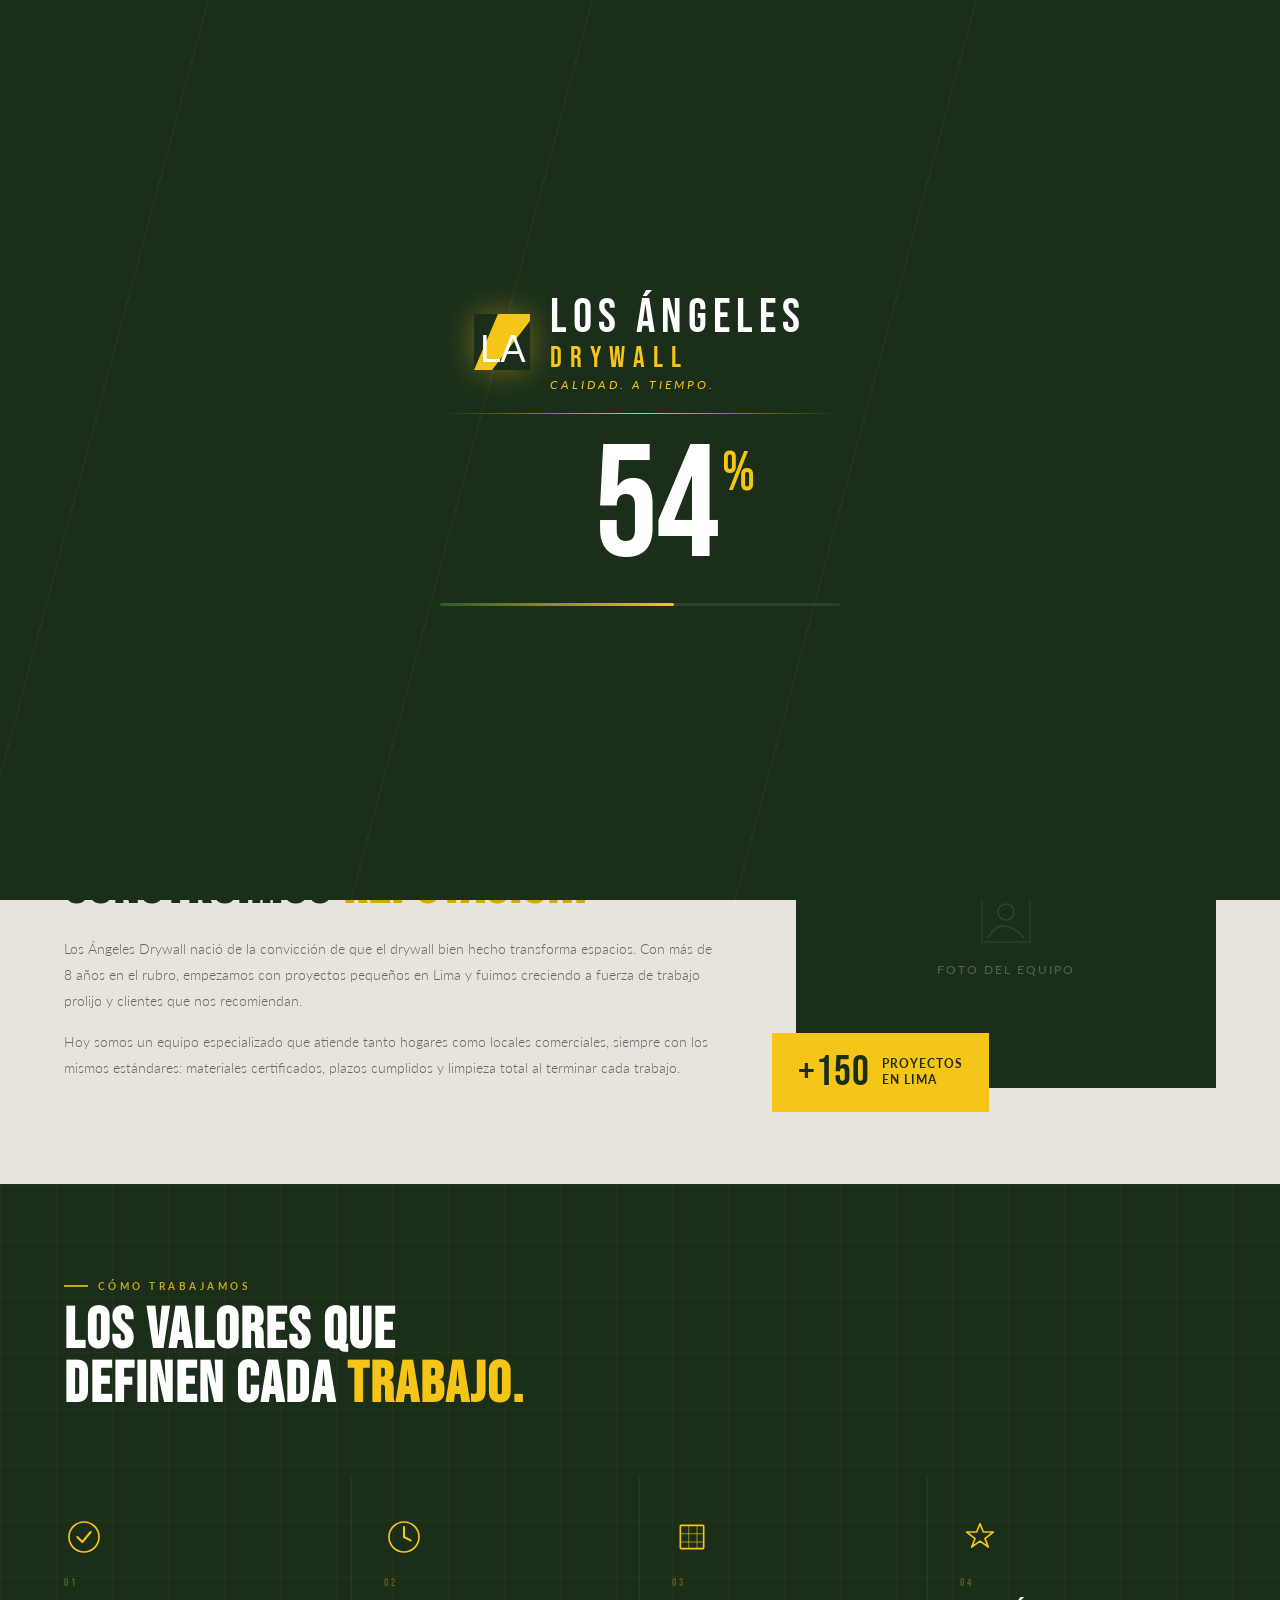
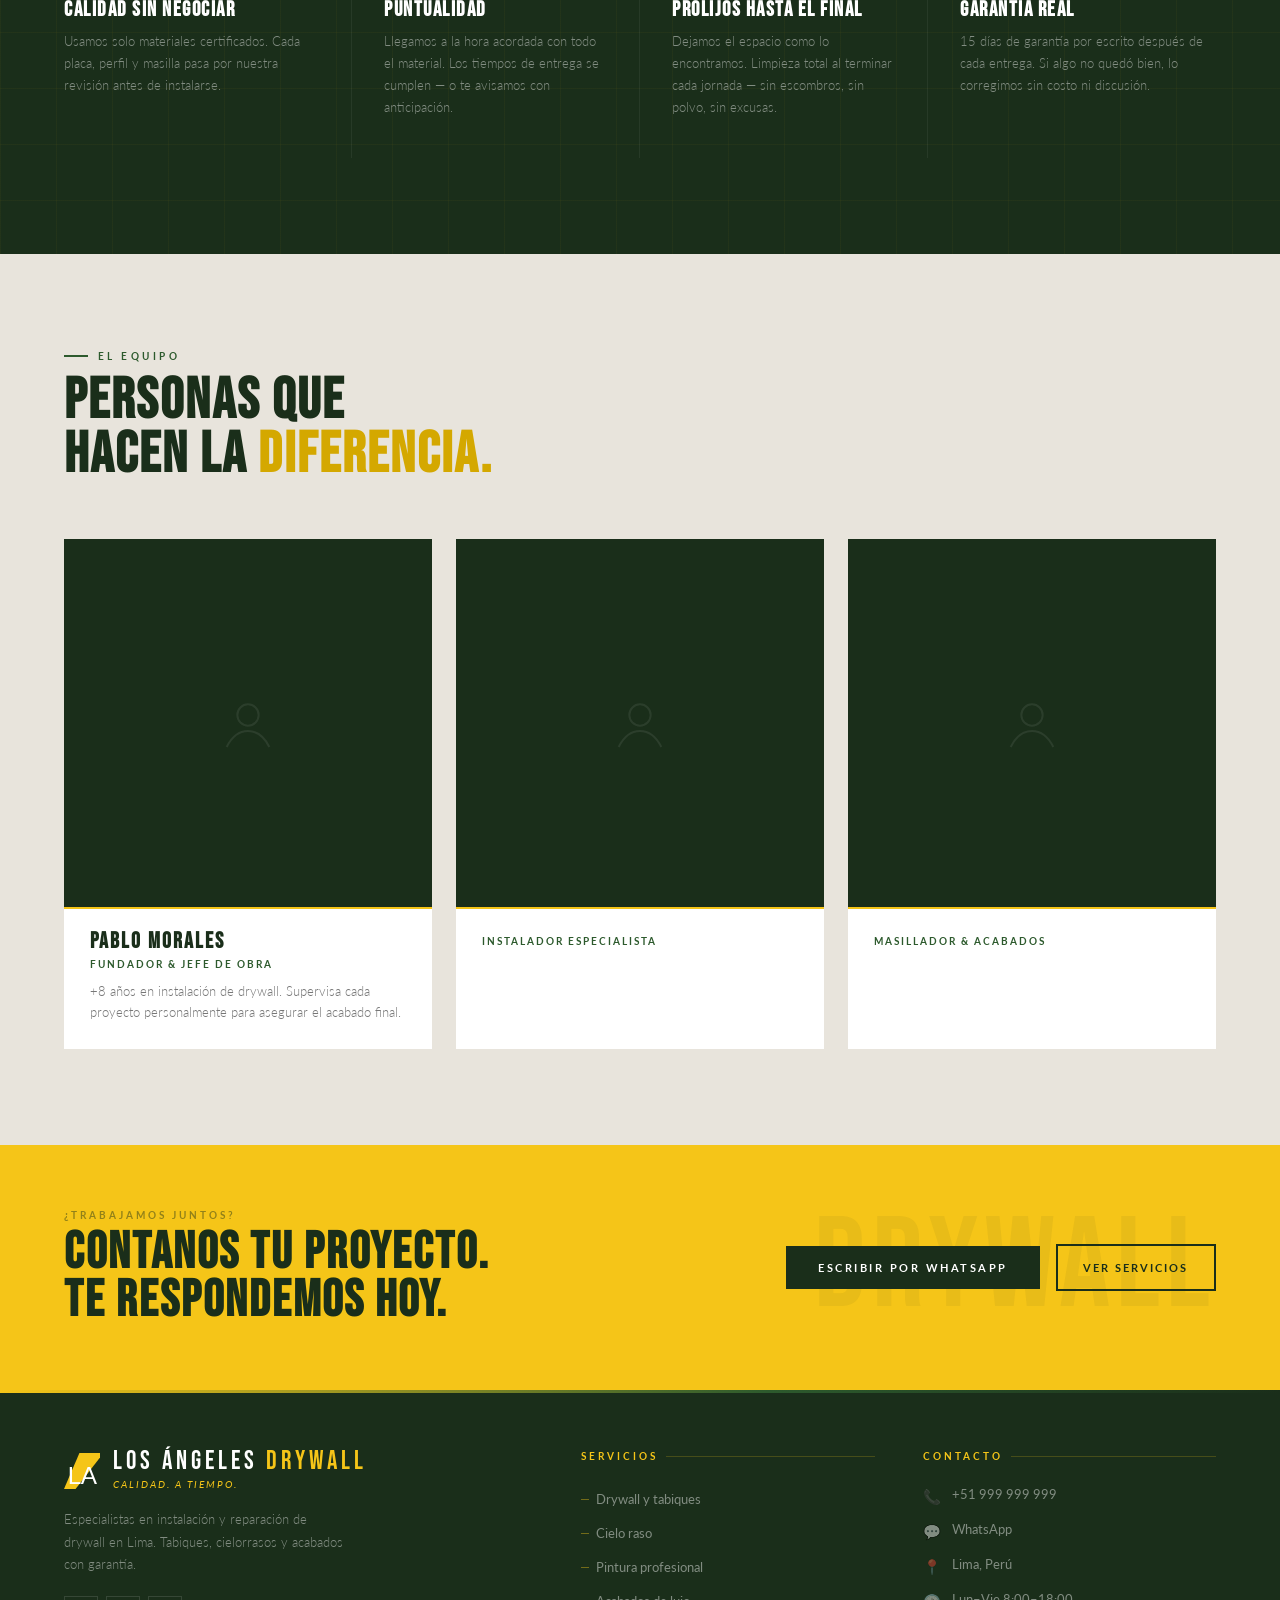
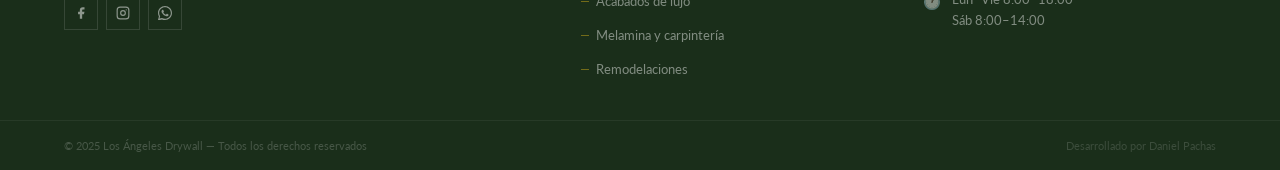
<file: templates/nosotros.html>
<!DOCTYPE html>
<html lang="es">
<head>
  <meta charset="UTF-8"/>
  <meta name="viewport" content="width=device-width, initial-scale=1.0"/>

  <title>Acerca de — Los Ángeles Drywall Lima | Quiénes Somos</title>
  <meta name="description" content="Conocé el equipo detrás de Los Ángeles Drywall. Especialistas en drywall en Lima con años de experiencia, más de 150 proyectos terminados y garantía en cada obra."/>
  <meta name="keywords"    content="Los Ángeles Drywall Lima, quienes somos drywall, empresa drywall Lima, equipo drywall"/>
  <meta name="author"      content="Los Ángeles Drywall"/>
  <meta name="robots"      content="index, follow"/>
  <link rel="canonical"    href="https://www.TU-DOMINIO.com/nosotros.html"/>

  <meta property="og:type"        content="website"/>
  <meta property="og:url"         content="https://www.TU-DOMINIO.com/nosotros.html"/>
  <meta property="og:title"       content="Acerca de — Los Ángeles Drywall Lima"/>
  <meta property="og:description" content="El equipo detrás de Los Ángeles Drywall. Más de 150 proyectos en Lima con garantía."/>
  <meta property="og:image"       content="https://www.TU-DOMINIO.com/img/og-image.jpg"/>
  <meta property="og:locale"      content="es_PE"/>

  <link rel="preconnect" href="https://fonts.googleapis.com"/>
  <link rel="preconnect" href="https://fonts.gstatic.com" crossorigin/>
  <link href="https://fonts.googleapis.com/css2?family=Bebas+Neue&family=Oswald:wght@400;600;700&family=Lato:wght@300;400;700&display=swap" rel="stylesheet"/>

  <link rel="stylesheet" href="../static/css/styles.css"/>
  <link rel="stylesheet" href="../static/css/nosotros.css"/>

  <script src="https://cdnjs.cloudflare.com/ajax/libs/gsap/3.12.5/gsap.min.js"></script>
</head>
<body>

  <!-- ── PRELOADER ── -->
  <div id="preloader">
    <div class="pl-bg"></div>
    <div class="pl-lines">
      <div class="pl-line pl-line--1"></div>
      <div class="pl-line pl-line--2"></div>
      <div class="pl-line pl-line--3"></div>
    </div>
    <div class="pl-content">
      <div class="pl-logo">
        <img src="../src/logo.svg" alt="" class="pl-icon-img" width="56" height="56"/>
        <div class="pl-logo-text">
          <span class="pl-name">Los Ángeles</span><span class="pl-name pl-name--sub">Drywall</span>
          <span class="pl-tagline">Calidad. A tiempo.</span>
        </div>
      </div>
      <div class="pl-divider"></div>
      <div class="pl-counter-wrap">
        <span class="pl-counter">0</span><span class="pl-pct-sym">%</span>
      </div>
      <div class="pl-bar-wrap">
        <div class="pl-bar"></div>
      </div>
    </div>
  </div>

  <!-- ── HEADER ── -->
  <header class="anim-header">
    <div class="header-main">
      <div class="logo">
        <a href="index.html" class="logo-icon"><img src="../src/logo.svg" alt="Los Ángeles Drywall" class="logo-img" width="42" height="42"/></a>
        <div class="logo-text">
          <span class="logo-name"><a href="index.html">Los Ángeles <em>Drywall</em></a></span>
          <span class="logo-tagline"><a href="index.html">Calidad. A tiempo.</a></span>
        </div>
      </div>
      <nav id="main-nav">
        <a href="nosotros.html" style="color:var(--green-mid); font-weight:700;">Acerca de</a>
        <a href="servicios.html">Servicios</a>
        <a href="contacto.html">Contacto</a>
      </nav>
      <button class="hamburger" id="hamburger" aria-label="Abrir menú" aria-expanded="false">
        <span></span><span></span><span></span>
      </button>
    </div>
    <div class="header-phone">
      <span class="phone-label">¡Empiece! Llamada:</span>
      <a href="tel:+51999999999" class="phone-number">+51 999 999 999</a>
    </div>
  </header>

  <!-- ── MENÚ MÓVIL ── -->
  <div class="mobile-menu" id="mobile-menu">
    <button class="mobile-close" id="mobile-close" aria-label="Cerrar menú">✕</button>
    <a href="nosotros.html"  class="mobile-link" style="color:var(--yellow);">Acerca de</a>
    <a href="servicios.html" class="mobile-link">Servicios</a>
    <a href="contacto.html"  class="mobile-link">Contacto</a>
    <a href="tel:+51999999999" class="mobile-phone">📞 +51 999 999 999</a>
  </div>

  <!-- ════════════════════════════════════
       HERO
  ════════════════════════════════════ -->
  <section class="nos-hero">
    <div class="nos-hero-inner reveal">
      <p class="nos-hero-label">Quiénes somos</p>
      <h1>Detrás de<br>cada <span>obra.</span></h1>
      <p class="nos-hero-desc">
        No somos solo mano de obra — somos el equipo que
        cuida cada detalle como si fuera su propia casa.
        Desde el primer presupuesto hasta el último acabado.
      </p>
    </div>
    <nav class="nos-breadcrumb" aria-label="Ruta de navegación">
      <a href="index.html">Inicio</a>
      <span>/</span>
      <span>Acerca de</span>
    </nav>
  </section>

  <!-- ════════════════════════════════════
       NÚMEROS — barra de stats
  ════════════════════════════════════ -->
  <div class="nos-stats reveal">
    <div class="nos-stat">
      <span class="nos-stat-num" data-count="8" data-suffix="+">0+</span>
      <span class="nos-stat-label">Años de experiencia</span>
    </div>
    <div class="nos-stat-sep"></div>
    <div class="nos-stat">
      <span class="nos-stat-num" data-count="150" data-suffix="+">0+</span>
      <span class="nos-stat-label">Proyectos terminados</span>
    </div>
    <div class="nos-stat-sep"></div>
    <div class="nos-stat">
      <span class="nos-stat-num" data-count="100" data-suffix="%">0%</span>
      <span class="nos-stat-label">Garantía de obra</span>
    </div>
    <div class="nos-stat-sep"></div>
    <div class="nos-stat">
      <span class="nos-stat-num" data-count="24" data-suffix="h">0h</span>
      <span class="nos-stat-label">Respuesta de presupuesto</span>
    </div>
  </div>

  <!-- ════════════════════════════════════
       HISTORIA
  ════════════════════════════════════ -->
  <section class="nos-story">
    <div class="nos-story-text reveal" data-delay="0">
      <p class="nos-section-label">Nuestra historia</p>
      <h2 class="nos-section-title">De obra en obra,<br>construimos <span>reputación.</span></h2>
      <p class="nos-story-desc">
        <!-- Reemplazar con la historia real de Pablo -->
        Los Ángeles Drywall nació de la convicción de que el drywall bien hecho
        transforma espacios. Con más de 8 años en el rubro, empezamos
        con proyectos pequeños en Lima y fuimos creciendo a fuerza de
        trabajo prolijo y clientes que nos recomiendan.
      </p>
      <p class="nos-story-desc">
        Hoy somos un equipo especializado que atiende tanto hogares
        como locales comerciales, siempre con los mismos estándares:
        materiales certificados, plazos cumplidos y limpieza total
        al terminar cada trabajo.
      </p>
    </div>

    <div class="nos-story-visual reveal" data-delay="150">
      <!-- Reemplazar src con foto real del equipo/obra -->
      <div class="nos-photo-main">
        <div class="nos-photo-placeholder">
          <svg viewBox="0 0 64 64" fill="none" xmlns="http://www.w3.org/2000/svg">
            <rect x="8" y="8" width="48" height="48" rx="1" stroke="currentColor" stroke-width="1.5" opacity=".3"/>
            <circle cx="32" cy="26" r="8" stroke="currentColor" stroke-width="1.5" opacity=".4"/>
            <path d="M14 52 Q22 38 32 40 Q42 42 50 52" stroke="currentColor" stroke-width="1.5" fill="none" opacity=".4"/>
          </svg>
          <span>Foto del equipo</span>
        </div>
      </div>
      <div class="nos-photo-badge">
        <span class="nos-badge-num">+150</span>
        <span class="nos-badge-text">proyectos<br>en Lima</span>
      </div>
    </div>
  </section>

  <!-- ════════════════════════════════════
       VALORES
  ════════════════════════════════════ -->
  <section class="nos-values">
    <div class="nos-values-header reveal">
      <p class="nos-section-label nos-section-label--light">Cómo trabajamos</p>
      <h2 class="nos-section-title nos-section-title--light">Los valores que<br>definen cada <span>trabajo.</span></h2>
    </div>

    <div class="nos-values-grid">

      <div class="nos-value reveal" data-delay="0">
        <div class="nos-value-icon">
          <svg viewBox="0 0 48 48" fill="none" xmlns="http://www.w3.org/2000/svg">
            <circle cx="24" cy="24" r="18" stroke="currentColor" stroke-width="2"/>
            <polyline points="16,24 22,30 32,18" stroke="currentColor" stroke-width="2.5" stroke-linecap="round" stroke-linejoin="round"/>
          </svg>
        </div>
        <div class="nos-value-num">01</div>
        <h3 class="nos-value-title">Calidad sin negociar</h3>
        <p class="nos-value-desc">Usamos solo materiales certificados. Cada placa, perfil y masilla pasa por nuestra revisión antes de instalarse.</p>
      </div>

      <div class="nos-value reveal" data-delay="100">
        <div class="nos-value-icon">
          <svg viewBox="0 0 48 48" fill="none" xmlns="http://www.w3.org/2000/svg">
            <circle cx="24" cy="24" r="18" stroke="currentColor" stroke-width="2"/>
            <line x1="24" y1="12" x2="24" y2="24" stroke="currentColor" stroke-width="2.5" stroke-linecap="round"/>
            <line x1="24" y1="24" x2="32" y2="28" stroke="currentColor" stroke-width="2.5" stroke-linecap="round"/>
          </svg>
        </div>
        <div class="nos-value-num">02</div>
        <h3 class="nos-value-title">Puntualidad</h3>
        <p class="nos-value-desc">Llegamos a la hora acordada con todo el material. Los tiempos de entrega se cumplen — o te avisamos con anticipación.</p>
      </div>

      <div class="nos-value reveal" data-delay="200">
        <div class="nos-value-icon">
          <svg viewBox="0 0 48 48" fill="none" xmlns="http://www.w3.org/2000/svg">
            <rect x="10" y="10" width="28" height="28" rx="1" stroke="currentColor" stroke-width="2"/>
            <line x1="10" y1="20" x2="38" y2="20" stroke="currentColor" stroke-width="1.5" opacity=".5"/>
            <line x1="10" y1="30" x2="38" y2="30" stroke="currentColor" stroke-width="1.5" opacity=".5"/>
            <line x1="20" y1="10" x2="20" y2="38" stroke="currentColor" stroke-width="1.5" opacity=".5"/>
            <line x1="30" y1="10" x2="30" y2="38" stroke="currentColor" stroke-width="1.5" opacity=".5"/>
          </svg>
        </div>
        <div class="nos-value-num">03</div>
        <h3 class="nos-value-title">Prolijos hasta el final</h3>
        <p class="nos-value-desc">Dejamos el espacio como lo encontramos. Limpieza total al terminar cada jornada — sin escombros, sin polvo, sin excusas.</p>
      </div>

      <div class="nos-value reveal" data-delay="300">
        <div class="nos-value-icon">
          <svg viewBox="0 0 48 48" fill="none" xmlns="http://www.w3.org/2000/svg">
            <path d="M24 8 L28 18 L40 18 L30 26 L34 36 L24 29 L14 36 L18 26 L8 18 L20 18 Z" stroke="currentColor" stroke-width="2" stroke-linejoin="round"/>
          </svg>
        </div>
        <div class="nos-value-num">04</div>
        <h3 class="nos-value-title">Garantía real</h3>
        <p class="nos-value-desc">15 días de garantía por escrito después de cada entrega. Si algo no quedó bien, lo corregimos sin costo ni discusión.</p>
      </div>

    </div>
  </section>

  <!-- ════════════════════════════════════
       EQUIPO
  ════════════════════════════════════ -->
  <section class="nos-team">
    <div class="nos-team-header reveal">
      <p class="nos-section-label">El equipo</p>
      <h2 class="nos-section-title">Personas que<br>hacen la <span>diferencia.</span></h2>
    </div>

    <div class="nos-team-grid">

      <!-- Cambiar con datos reales de Pablo y su equipo -->
      <div class="nos-member reveal" data-delay="0">
        <div class="nos-member-photo">
          <div class="nos-member-placeholder">
            <svg viewBox="0 0 48 48" fill="none"><circle cx="24" cy="18" r="8" stroke="currentColor" stroke-width="1.5" opacity=".4"/><path d="M8 42 Q14 30 24 30 Q34 30 40 42" stroke="currentColor" stroke-width="1.5" fill="none" opacity=".4"/></svg>
          </div>
          <div class="nos-member-overlay">
            <a href="https://wa.me/51999999999" target="_blank" class="nos-member-wa">
              <svg viewBox="0 0 24 24" fill="currentColor" width="18" height="18"><path d="M17.472 14.382c-.297-.149-1.758-.867-2.03-.967-.273-.099-.471-.148-.67.15-.197.297-.767.966-.94 1.164-.173.199-.347.223-.644.075-.297-.15-1.255-.463-2.39-1.475-.883-.788-1.48-1.761-1.653-2.059-.173-.297-.018-.458.13-.606.134-.133.298-.347.446-.52.149-.174.198-.298.298-.497.099-.198.05-.371-.025-.52-.075-.149-.669-1.612-.916-2.207-.242-.579-.487-.5-.669-.51-.173-.008-.371-.01-.57-.01-.198 0-.52.074-.792.372-.272.297-1.04 1.016-1.04 2.479 0 1.462 1.065 2.875 1.213 3.074.149.198 2.096 3.2 5.077 4.487.709.306 1.262.489 1.694.625.712.227 1.36.195 1.871.118.571-.085 1.758-.719 2.006-1.413.248-.694.248-1.289.173-1.413-.074-.124-.272-.198-.57-.347z"/><path d="M12 0C5.373 0 0 5.373 0 12c0 2.126.556 4.112 1.527 5.836L.057 23.625a.75.75 0 0 0 .921.919l5.934-1.516A11.953 11.953 0 0 0 12 24c6.627 0 12-5.373 12-12S18.627 0 12 0zm0 22a9.96 9.96 0 0 1-5.126-1.41l-.368-.217-3.813.975.999-3.72-.24-.386A9.96 9.96 0 0 1 2 12C2 6.477 6.477 2 12 2s10 4.477 10 10-4.477 10-10 10z"/></svg>
              Contactar
            </a>
          </div>
        </div>
        <div class="nos-member-info">
          <h3 class="nos-member-name">Pablo Morales</h3>
          <span class="nos-member-role">Fundador &amp; Jefe de Obra</span>
          <p class="nos-member-bio">+8 años en instalación de drywall. Supervisa cada proyecto personalmente para asegurar el acabado final.</p>
        </div>
      </div>

      <!-- Agregar más miembros del equipo cuando Pablo los confirme -->
      <div class="nos-member reveal" data-delay="100">
        <div class="nos-member-photo">
          <div class="nos-member-placeholder">
            <svg viewBox="0 0 48 48" fill="none"><circle cx="24" cy="18" r="8" stroke="currentColor" stroke-width="1.5" opacity=".4"/><path d="M8 42 Q14 30 24 30 Q34 30 40 42" stroke="currentColor" stroke-width="1.5" fill="none" opacity=".4"/></svg>
          </div>
        </div>
        <div class="nos-member-info">
          <h3 class="nos-member-name"><!-- Nombre --></h3>
          <span class="nos-member-role">Instalador Especialista</span>
          <p class="nos-member-bio"><!-- Bio del integrante --></p>
        </div>
      </div>

      <div class="nos-member reveal" data-delay="200">
        <div class="nos-member-photo">
          <div class="nos-member-placeholder">
            <svg viewBox="0 0 48 48" fill="none"><circle cx="24" cy="18" r="8" stroke="currentColor" stroke-width="1.5" opacity=".4"/><path d="M8 42 Q14 30 24 30 Q34 30 40 42" stroke="currentColor" stroke-width="1.5" fill="none" opacity=".4"/></svg>
          </div>
        </div>
        <div class="nos-member-info">
          <h3 class="nos-member-name"><!-- Nombre --></h3>
          <span class="nos-member-role">Masillador &amp; Acabados</span>
          <p class="nos-member-bio"><!-- Bio del integrante --></p>
        </div>
      </div>

    </div>
  </section>

  <!-- ════════════════════════════════════
       CTA FINAL
  ════════════════════════════════════ -->
  <section class="nos-cta reveal">
    <div class="nos-cta-text">
      <span class="nos-cta-label">¿Trabajamos juntos?</span>
      <h2 class="nos-cta-title">Contanos tu proyecto.<br>Te respondemos hoy.</h2>
    </div>
    <div class="nos-cta-actions">
      <a href="https://wa.me/51999999999?text=Hola,%20quiero%20un%20presupuesto%20para%20drywall" target="_blank" class="nos-cta-btn-primary">
        Escribir por WhatsApp
      </a>
      <a href="servicios.html" class="nos-cta-btn-secondary">
        Ver servicios
      </a>
    </div>
  </section>

  <!-- ── WHATSAPP FLOTANTE ── -->
  <a href="https://wa.me/51999999999" target="_blank" class="whatsapp-btn" aria-label="Contactar por WhatsApp">
    <svg xmlns="http://www.w3.org/2000/svg" viewBox="0 0 32 32" fill="white">
      <path d="M16 0C7.163 0 0 7.163 0 16c0 2.82.736 5.469 2.027 7.774L0 32l8.454-2.007A15.93 15.93 0 0 0 16 32c8.837 0 16-7.163 16-16S24.837 0 16 0zm0 29.333a13.27 13.27 0 0 1-6.756-1.839l-.484-.287-5.02 1.193 1.243-4.893-.317-.503A13.234 13.234 0 0 1 2.667 16C2.667 8.636 8.636 2.667 16 2.667S29.333 8.636 29.333 16 23.364 29.333 16 29.333zm7.27-9.878c-.398-.199-2.354-1.162-2.719-1.295-.365-.133-.63-.199-.896.199-.265.398-1.029 1.295-1.261 1.56-.232.265-.465.298-.863.1-.398-.199-1.681-.619-3.202-1.977-1.183-1.056-1.981-2.36-2.213-2.758-.232-.398-.025-.613.174-.811.179-.178.398-.465.597-.697.199-.232.265-.398.398-.664.133-.265.066-.497-.033-.697-.1-.199-.896-2.16-1.228-2.957-.323-.776-.651-.671-.896-.683l-.763-.013c-.265 0-.697.1-1.062.497-.365.398-1.394 1.362-1.394 3.322s1.427 3.853 1.626 4.118c.199.265 2.808 4.287 6.803 5.011.951.163 1.693.261 2.271.334.954.121 1.823.104 2.51-.061.765-.183 2.354-.963 2.686-1.893.332-.93.332-1.727.232-1.893-.099-.166-.365-.265-.763-.464z"/>
    </svg>
    <span class="whatsapp-tooltip">¡Escribinos!</span>
  </a>

  <!-- ── FOOTER ── -->
  <footer class="footer">
    <div class="footer-top">
      <div class="footer-brand">
        <div class="footer-logo">
          <img src="../src/logo.svg" alt="Los Ángeles Drywall" class="footer-logo-img" width="36" height="36"/>
          <div>
            <span class="footer-logo-name">Los Ángeles <em>Drywall</em></span>
            <span class="footer-logo-tag">Calidad. A tiempo.</span>
          </div>
        </div>
        <p class="footer-desc">Especialistas en instalación y reparación de drywall en Lima. Tabiques, cielorrasos y acabados con garantía.</p>
        <div class="footer-social">
          <a href="#" aria-label="Facebook" class="social-btn"><svg viewBox="0 0 24 24" fill="currentColor"><path d="M18 2h-3a5 5 0 0 0-5 5v3H7v4h3v8h4v-8h3l1-4h-4V7a1 1 0 0 1 1-1h3z"/></svg></a>
          <a href="#" aria-label="Instagram" class="social-btn"><svg viewBox="0 0 24 24" fill="none" stroke="currentColor" stroke-width="2"><rect x="2" y="2" width="20" height="20" rx="5"/><circle cx="12" cy="12" r="4"/><circle cx="17.5" cy="6.5" r="1" fill="currentColor" stroke="none"/></svg></a>
          <a href="https://wa.me/51999999999" aria-label="WhatsApp" class="social-btn"><svg viewBox="0 0 24 24" fill="currentColor"><path d="M17.472 14.382c-.297-.149-1.758-.867-2.03-.967-.273-.099-.471-.148-.67.15-.197.297-.767.966-.94 1.164-.173.199-.347.223-.644.075-.297-.15-1.255-.463-2.39-1.475-.883-.788-1.48-1.761-1.653-2.059-.173-.297-.018-.458.13-.606.134-.133.298-.347.446-.52.149-.174.198-.298.298-.497.099-.198.05-.371-.025-.52-.075-.149-.669-1.612-.916-2.207-.242-.579-.487-.5-.669-.51-.173-.008-.371-.01-.57-.01-.198 0-.52.074-.792.372-.272.297-1.04 1.016-1.04 2.479 0 1.462 1.065 2.875 1.213 3.074.149.198 2.096 3.2 5.077 4.487.709.306 1.262.489 1.694.625.712.227 1.36.195 1.871.118.571-.085 1.758-.719 2.006-1.413.248-.694.248-1.289.173-1.413-.074-.124-.272-.198-.57-.347z"/><path d="M12 0C5.373 0 0 5.373 0 12c0 2.126.556 4.112 1.527 5.836L.057 23.625a.75.75 0 0 0 .921.919l5.934-1.516A11.953 11.953 0 0 0 12 24c6.627 0 12-5.373 12-12S18.627 0 12 0zm0 22a9.96 9.96 0 0 1-5.126-1.41l-.368-.217-3.813.975.999-3.72-.24-.386A9.96 9.96 0 0 1 2 12C2 6.477 6.477 2 12 2s10 4.477 10 10-4.477 10-10 10z"/></svg></a>
        </div>
      </div>
      <div class="footer-col">
        <h4 class="footer-col-title">Servicios</h4>
        <ul class="footer-links">
          <li><a href="servicios.html">Drywall y tabiques</a></li>
          <li><a href="servicios.html">Cielo raso</a></li>
          <li><a href="servicios.html">Pintura profesional</a></li>
          <li><a href="servicios.html">Acabados de lujo</a></li>
          <li><a href="servicios.html">Melamina y carpintería</a></li>
          <li><a href="servicios.html">Remodelaciones</a></li>
        </ul>
      </div>
      <div class="footer-col">
        <h4 class="footer-col-title">Contacto</h4>
        <ul class="footer-contact-list">
          <li><span class="fc-icon">📞</span><a href="tel:+51999999999">+51 999 999 999</a></li>
          <li><span class="fc-icon">💬</span><a href="https://wa.me/51999999999" target="_blank">WhatsApp</a></li>
          <li><span class="fc-icon">📍</span><span>Lima, Perú</span></li>
          <li><span class="fc-icon">🕐</span><span>Lun–Vie 8:00–18:00<br>Sáb 8:00–14:00</span></li>
        </ul>
      </div>
    </div>
    <div class="footer-bottom">
      <p>© 2025 Los Ángeles Drywall — Todos los derechos reservados</p>
      <p class="footer-credit">Desarrollado por Daniel Pachas</p>
    </div>
  </footer>

  <script src="../static/js/script.js"></script>
</body>
</html>
</file>
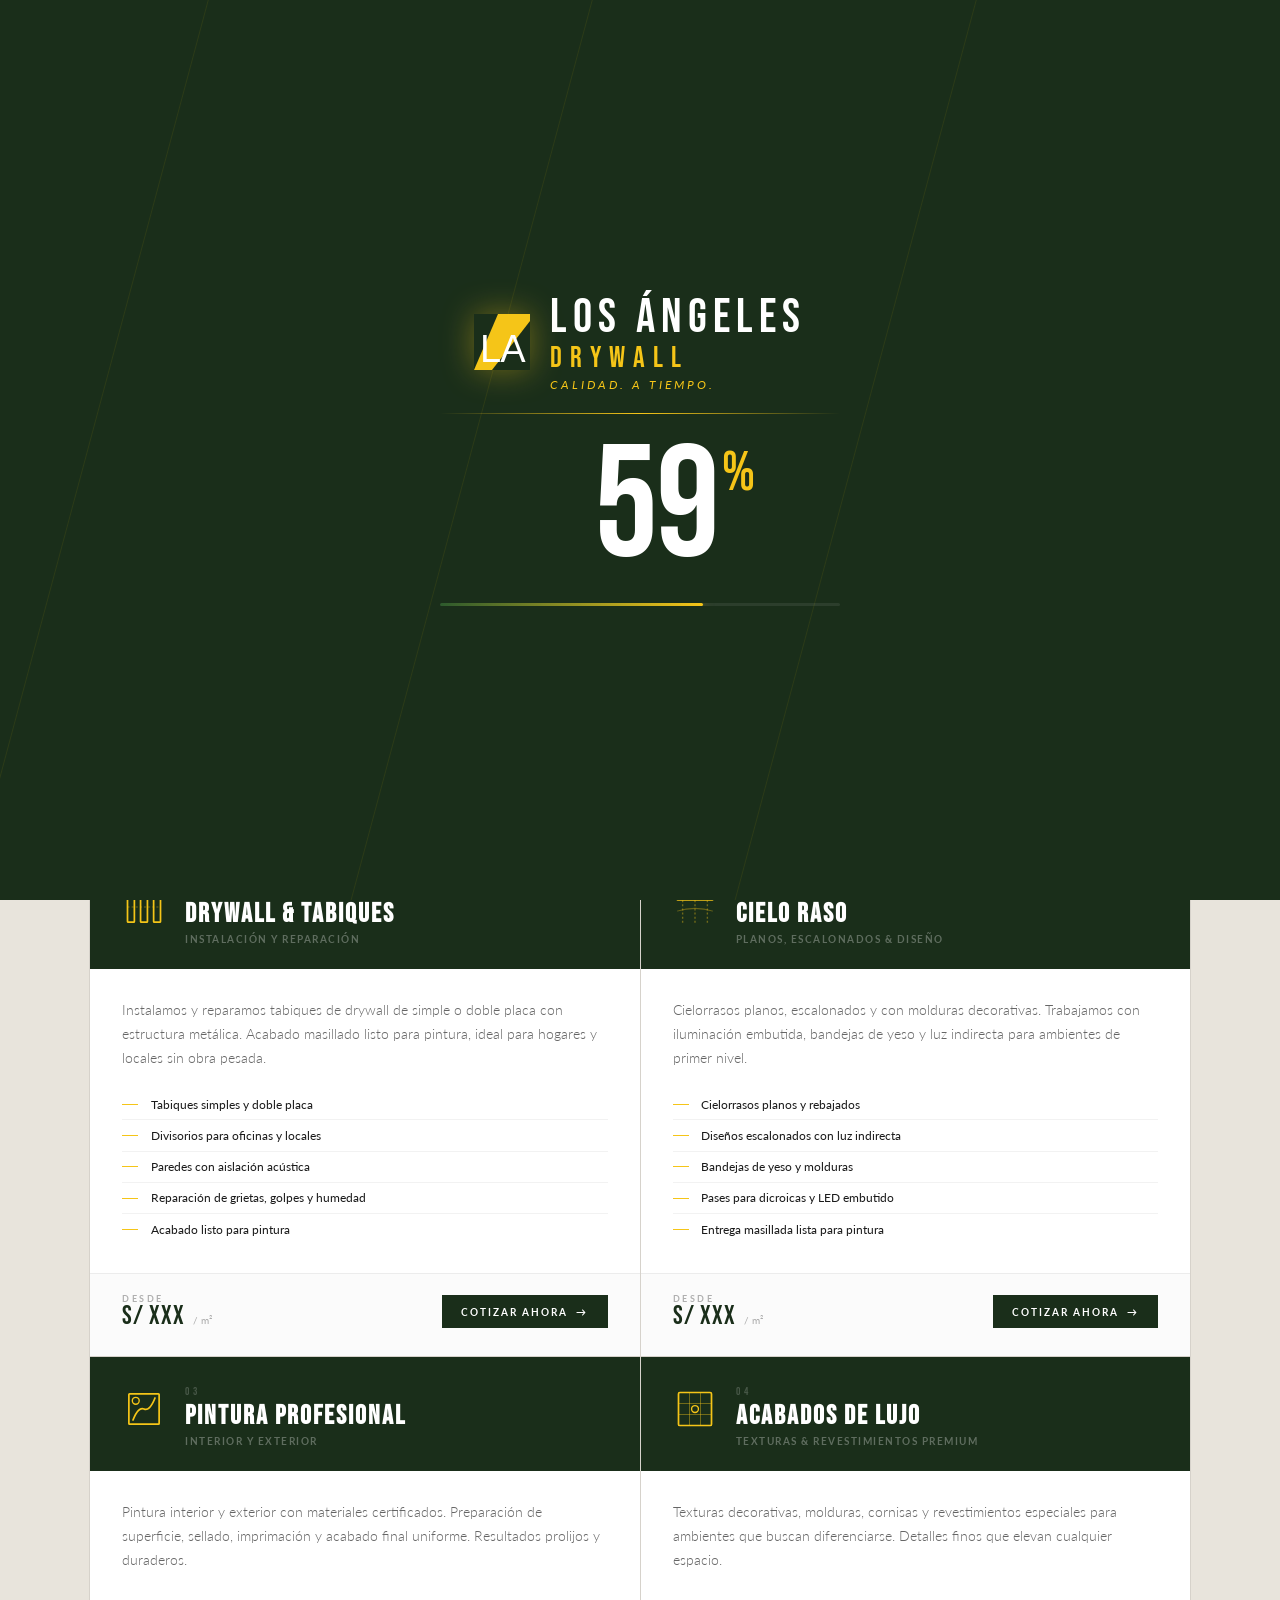
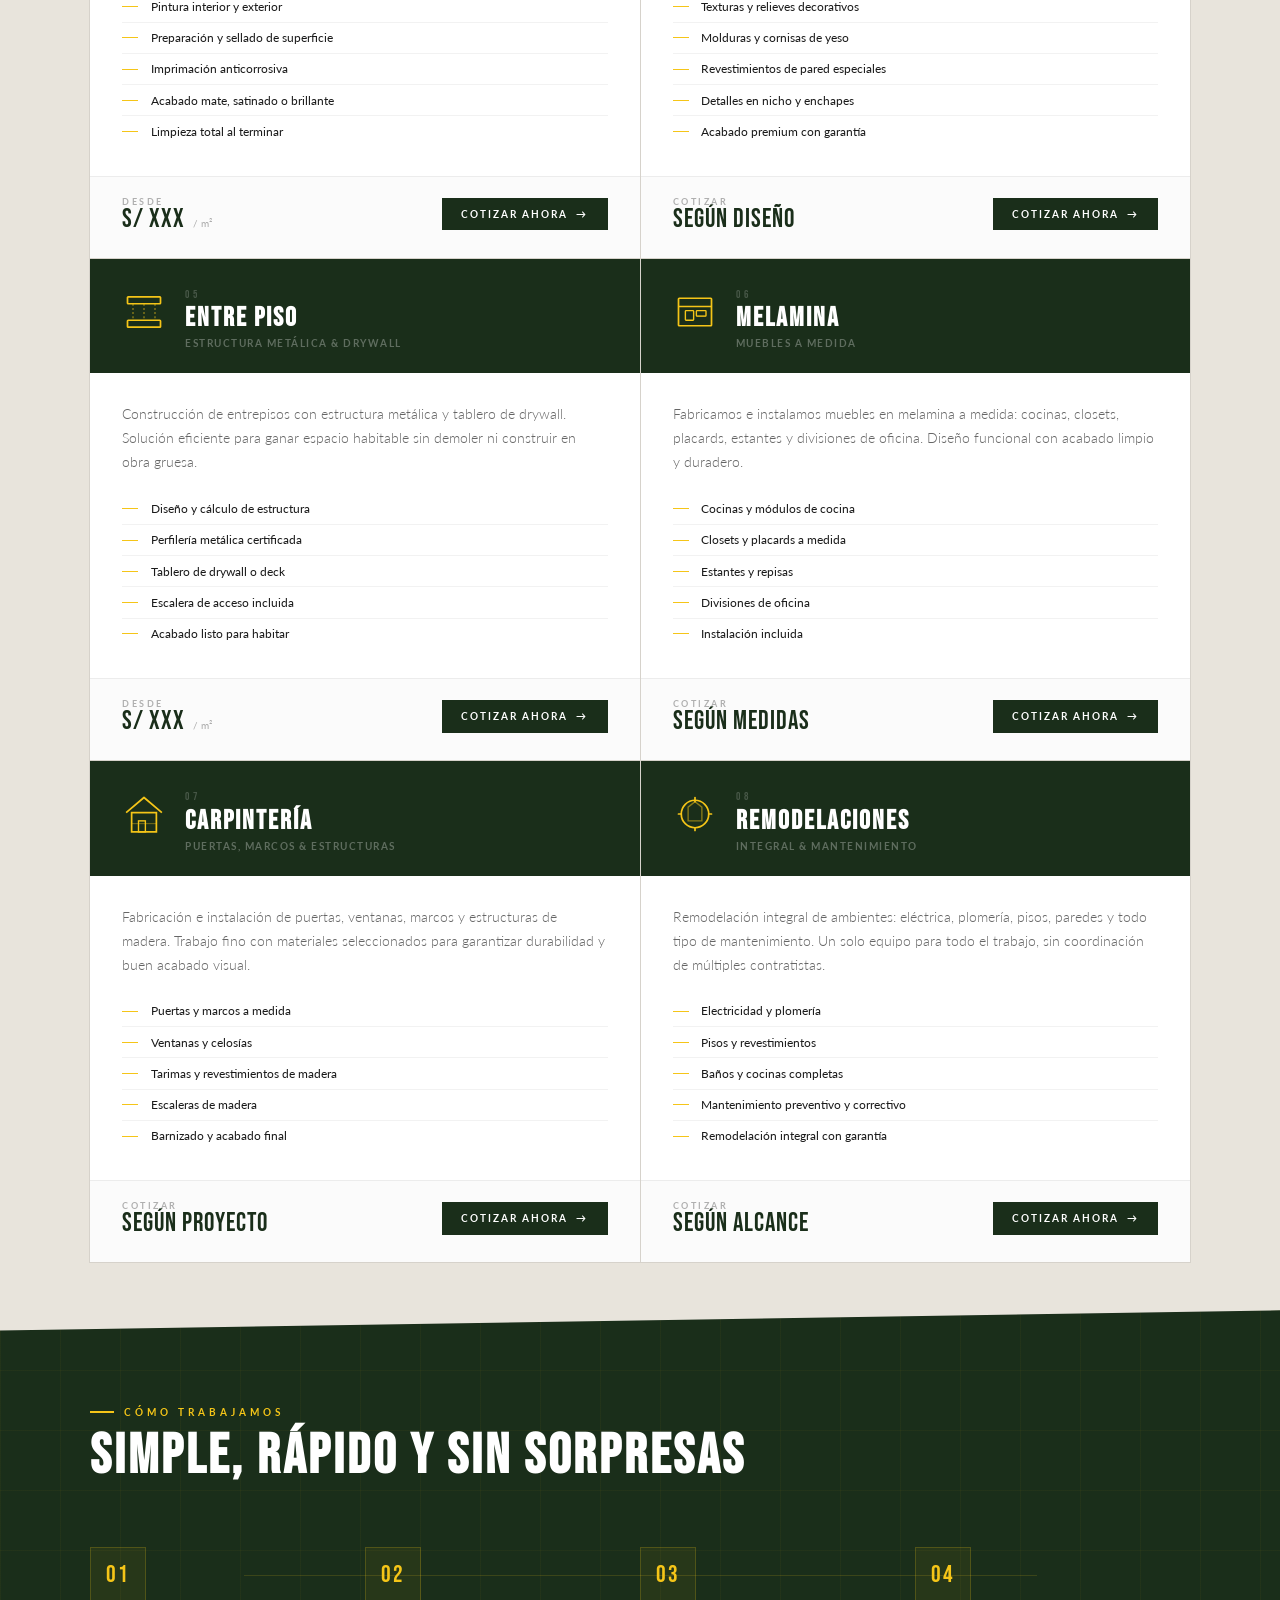
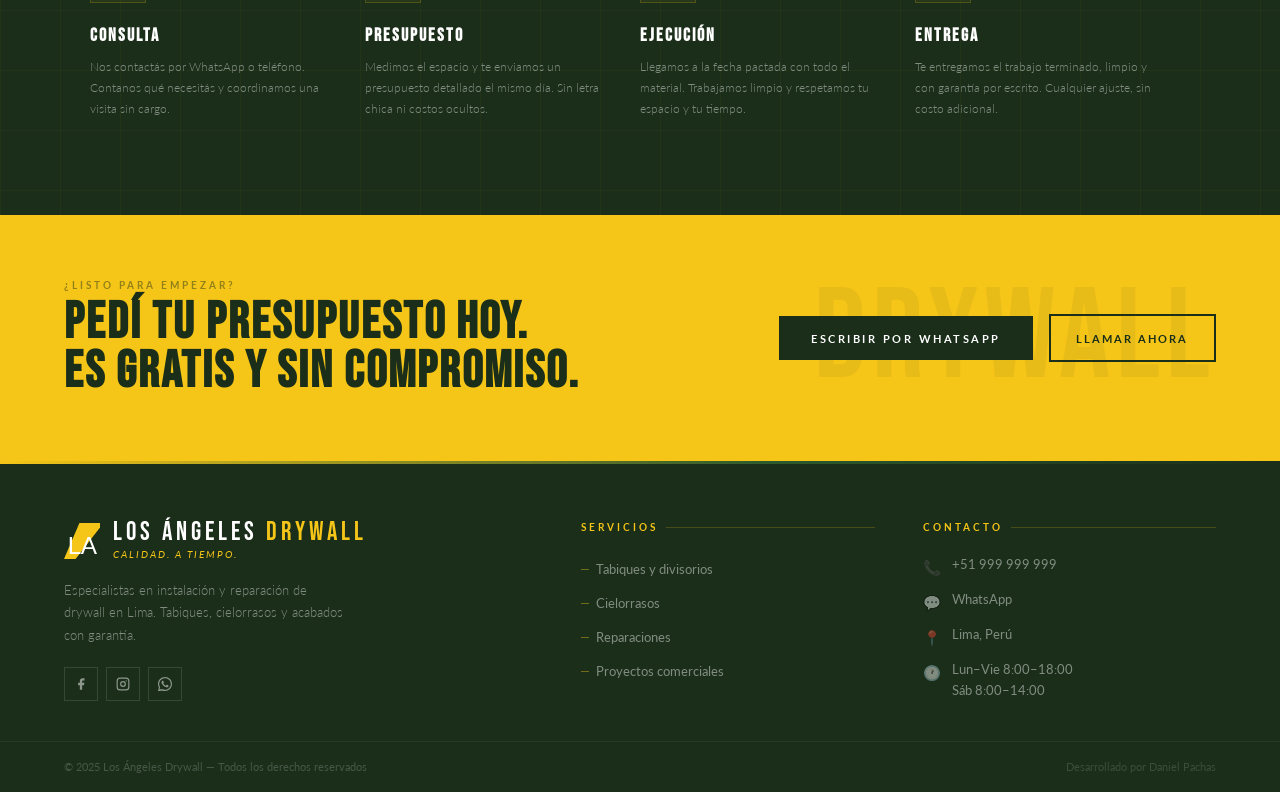
<file: templates/servicios.html>
<!DOCTYPE html>
<html lang="es">
<head>
  <meta charset="UTF-8"/>
  <meta name="viewport" content="width=device-width, initial-scale=1.0"/>

  <title>Servicios — Los Ángeles Drywall Lima | Tabiques, Cielorrasos y Reparaciones</title>
  <meta name="description" content="Conocé todos los servicios de Los Ángeles Drywall en Lima: tabiques, divisorios, cielorrasos, reparaciones de drywall y proyectos comerciales. Presupuesto sin cargo."/>
  <meta name="keywords"    content="tabiques drywall Lima, cielorrasos Lima, reparación drywall, proyectos comerciales drywall, precios drywall Lima"/>
  <meta name="author"      content="Los Ángeles Drywall"/>
  <meta name="robots"      content="index, follow"/>
  <link rel="canonical"    href="https://www.TU-DOMINIO.com/servicios.html"/>

  <meta property="og:type"        content="website"/>
  <meta property="og:url"         content="https://www.TU-DOMINIO.com/servicios.html"/>
  <meta property="og:title"       content="Servicios — Los Ángeles Drywall Lima"/>
  <meta property="og:description" content="Tabiques, cielorrasos, reparaciones y proyectos comerciales en Lima. Presupuesto sin cargo."/>
  <meta property="og:image"       content="https://www.TU-DOMINIO.com/img/og-image.jpg"/>
  <meta property="og:locale"      content="es_PE"/>

  <!-- Fuentes -->
  <link rel="preconnect" href="https://fonts.googleapis.com"/>
  <link rel="preconnect" href="https://fonts.gstatic.com" crossorigin/>
  <link href="https://fonts.googleapis.com/css2?family=Bebas+Neue&family=Oswald:wght@400;600;700&family=Lato:wght@300;400;700&display=swap" rel="stylesheet"/>

  <link rel="stylesheet" href="../static/css/styles.css"/>
  <link rel="stylesheet" href="../static/css/servicios.css"/>

  <script src="https://cdnjs.cloudflare.com/ajax/libs/gsap/3.12.5/gsap.min.js"></script>
</head>
<body>

  <!-- ── PRELOADER ── -->
  <div id="preloader">
    <div class="pl-bg"></div>
    <div class="pl-lines">
      <div class="pl-line pl-line--1"></div>
      <div class="pl-line pl-line--2"></div>
      <div class="pl-line pl-line--3"></div>
    </div>
    <div class="pl-content">
      <div class="pl-logo">
        <img src="../src/logo.svg" alt="" class="pl-icon-img" width="56" height="56"/>
        <div class="pl-logo-text">
          <span class="pl-name">Los Ángeles</span><span class="pl-name pl-name--sub">Drywall</span>
          <span class="pl-tagline">Calidad. A tiempo.</span>
        </div>
      </div>
      <div class="pl-divider"></div>
      <div class="pl-counter-wrap">
        <span class="pl-counter">0</span><span class="pl-pct-sym">%</span>
      </div>
      <div class="pl-bar-wrap">
        <div class="pl-bar"></div>
      </div>
    </div>
  </div>

  <!-- ── HEADER ── -->
  <header class="anim-header">
    <div class="header-main">
      <div class="logo">
        <a href="index.html" class="logo-icon"><img src="../src/logo.svg" alt="Los Ángeles Drywall" class="logo-img" width="42" height="42"/></a>
        <div class="logo-text">
          <span class="logo-name"><a href="index.html">Los Ángeles <em>Drywall</em></a></span>
          <span class="logo-tagline"><a href="index.html">Calidad. A tiempo.</a></span>
        </div>
      </div>
      <nav id="main-nav">
        <a href="nosotros.html">Acerca de</a>
        <a href="servicios.html" style="color:var(--green-mid); font-weight:700;">Servicios</a>
        <a href="contacto.html">Contacto</a>
      </nav>
      <button class="hamburger" id="hamburger" aria-label="Abrir menú" aria-expanded="false">
        <span></span><span></span><span></span>
      </button>
    </div>
    <div class="header-phone">
      <span class="phone-label">¡Empiece! Llamada:</span>
      <a href="tel:+51999999999" class="phone-number">+51 999 999 999</a>
    </div>
  </header>

  <!-- ── MENÚ MÓVIL ── -->
  <div class="mobile-menu" id="mobile-menu">
    <button class="mobile-close" id="mobile-close" aria-label="Cerrar menú">✕</button>
    <a href="nosotros.html"  class="mobile-link">Acerca de</a>
    <a href="servicios.html" class="mobile-link" style="color:var(--yellow);">Servicios</a>
    <a href="contacto.html"  class="mobile-link">Contacto</a>
    <a href="tel:+51999999999" class="mobile-phone">📞 +51 999 999 999</a>
  </div>

  <!-- ════════════════════════════════════
       HERO
  ════════════════════════════════════ -->
  <section class="srv-hero">
    <div class="srv-hero-inner reveal">
      <p class="srv-hero-label">Lo que hacemos</p>
      <h1>Nuestros<br><span>Servicios</span></h1>
      <p class="srv-hero-desc">
        Trabajamos con materiales certificados y equipo especializado
        para entregar cada proyecto con el mejor acabado — a tiempo y sin sorpresas.
      </p>
      <a href="https://wa.me/51999999999" target="_blank" class="srv-hero-cta">
        Pedir presupuesto gratis
      </a>
    </div>
    <nav class="srv-breadcrumb" aria-label="Ruta de navegación">
      <a href="index.html">Inicio</a>
      <span>/</span>
      <span style="color:rgba(255,255,255,.55)">Servicios</span>
    </nav>
  </section>

  <!-- ── Strip ticker ── -->
  <div class="srv-strip" aria-hidden="true">
    <div class="srv-strip-track">
      <span class="srv-strip-item">Presupuesto sin cargo</span>
      <span class="srv-strip-dot"></span>
      <span class="srv-strip-item">Materiales certificados</span>
      <span class="srv-strip-dot"></span>
      <span class="srv-strip-item">Garantía por escrito</span>
      <span class="srv-strip-dot"></span>
      <span class="srv-strip-item">Lima y alrededores</span>
      <span class="srv-strip-dot"></span>
      <span class="srv-strip-item">+150 proyectos terminados</span>
      <span class="srv-strip-dot"></span>
      <span class="srv-strip-item">Presupuesto sin cargo</span>
      <span class="srv-strip-dot"></span>
      <span class="srv-strip-item">Materiales certificados</span>
      <span class="srv-strip-dot"></span>
      <span class="srv-strip-item">Garantía por escrito</span>
      <span class="srv-strip-dot"></span>
      <span class="srv-strip-item">Lima y alrededores</span>
      <span class="srv-strip-dot"></span>
      <span class="srv-strip-item">+150 proyectos terminados</span>
      <span class="srv-strip-dot"></span>
    </div>
  </div>

  <!-- ════════════════════════════════════
       CARDS DE SERVICIOS
  ════════════════════════════════════ -->
  <section class="srv-section">
    <div class="srv-section-header reveal">
      <span class="srv-section-label">Catálogo completo</span>
      <h2 class="srv-section-title">¿Qué podemos hacer por vos?</h2>
    </div>

    <div class="srv-grid">

      <!-- 01 · Drywall & Tabiques -->
      <div class="srv-card reveal" data-delay="0">
        <div class="srv-card-head">
          <div class="srv-card-icon">
            <svg viewBox="0 0 64 64" fill="none" xmlns="http://www.w3.org/2000/svg">
              <rect x="8" y="10" width="10" height="44" rx="1" stroke="currentColor" stroke-width="2.5"/>
              <rect x="27" y="10" width="10" height="44" rx="1" stroke="currentColor" stroke-width="2.5"/>
              <rect x="46" y="10" width="10" height="44" rx="1" stroke="currentColor" stroke-width="2.5"/>
              <line x1="8" y1="32" x2="56" y2="32" stroke="currentColor" stroke-width="1.5" stroke-dasharray="3 3" opacity=".4"/>
            </svg>
          </div>
          <div class="srv-card-head-text">
            <span class="srv-card-num">01</span>
            <h3 class="srv-card-title">Drywall &amp; Tabiques</h3>
            <span class="srv-card-subtitle">Instalación y reparación</span>
          </div>
        </div>
        <div class="srv-card-body">
          <p class="srv-card-desc">Instalamos y reparamos tabiques de drywall de simple o doble placa con estructura metálica. Acabado masillado listo para pintura, ideal para hogares y locales sin obra pesada.</p>
          <ul class="srv-includes">
            <li>Tabiques simples y doble placa</li>
            <li>Divisorios para oficinas y locales</li>
            <li>Paredes con aislación acústica</li>
            <li>Reparación de grietas, golpes y humedad</li>
            <li>Acabado listo para pintura</li>
          </ul>
        </div>
        <div class="srv-card-foot">
          <div class="srv-price-wrap">
            <span class="srv-price-label">Desde</span>
            <span class="srv-price">S/ XXX <em>/ m²</em></span>
          </div>
          <a href="https://wa.me/51999999999?text=Hola,%20quiero%20un%20presupuesto%20para%20drywall%20y%20tabiques" target="_blank" class="srv-card-btn">Cotizar ahora</a>
        </div>
      </div>

      <!-- 02 · Cielo Raso -->
      <div class="srv-card reveal" data-delay="100">
        <div class="srv-card-head">
          <div class="srv-card-icon">
            <svg viewBox="0 0 64 64" fill="none" xmlns="http://www.w3.org/2000/svg">
              <rect x="6" y="8" width="52" height="8" rx="1" stroke="currentColor" stroke-width="2.5"/>
              <rect x="6" y="16" width="52" height="6" rx="1" stroke="currentColor" stroke-width="2"/>
              <line x1="14" y1="22" x2="14" y2="56" stroke="currentColor" stroke-width="2" stroke-dasharray="3 3" opacity=".4"/>
              <line x1="32" y1="22" x2="32" y2="56" stroke="currentColor" stroke-width="2" stroke-dasharray="3 3" opacity=".4"/>
              <line x1="50" y1="22" x2="50" y2="56" stroke="currentColor" stroke-width="2" stroke-dasharray="3 3" opacity=".4"/>
              <path d="M6 38 Q32 30 58 38" stroke="currentColor" stroke-width="1.5" fill="none" opacity=".35"/>
            </svg>
          </div>
          <div class="srv-card-head-text">
            <span class="srv-card-num">02</span>
            <h3 class="srv-card-title">Cielo Raso</h3>
            <span class="srv-card-subtitle">Planos, escalonados &amp; diseño</span>
          </div>
        </div>
        <div class="srv-card-body">
          <p class="srv-card-desc">Cielorrasos planos, escalonados y con molduras decorativas. Trabajamos con iluminación embutida, bandejas de yeso y luz indirecta para ambientes de primer nivel.</p>
          <ul class="srv-includes">
            <li>Cielorrasos planos y rebajados</li>
            <li>Diseños escalonados con luz indirecta</li>
            <li>Bandejas de yeso y molduras</li>
            <li>Pases para dicroicas y LED embutido</li>
            <li>Entrega masillada lista para pintura</li>
          </ul>
        </div>
        <div class="srv-card-foot">
          <div class="srv-price-wrap">
            <span class="srv-price-label">Desde</span>
            <span class="srv-price">S/ XXX <em>/ m²</em></span>
          </div>
          <a href="https://wa.me/51999999999?text=Hola,%20quiero%20un%20presupuesto%20para%20cielo%20raso" target="_blank" class="srv-card-btn">Cotizar ahora</a>
        </div>
      </div>

      <!-- 03 · Pintura Profesional -->
      <div class="srv-card reveal" data-delay="0">
        <div class="srv-card-head">
          <div class="srv-card-icon">
            <svg viewBox="0 0 64 64" fill="none" xmlns="http://www.w3.org/2000/svg">
              <rect x="10" y="10" width="44" height="44" rx="1" stroke="currentColor" stroke-width="2.5"/>
              <path d="M16 48 Q24 28 32 32 Q40 36 48 16" stroke="currentColor" stroke-width="2.5" stroke-linecap="round" fill="none"/>
              <circle cx="20" cy="20" r="5" stroke="currentColor" stroke-width="2"/>
            </svg>
          </div>
          <div class="srv-card-head-text">
            <span class="srv-card-num">03</span>
            <h3 class="srv-card-title">Pintura Profesional</h3>
            <span class="srv-card-subtitle">Interior y exterior</span>
          </div>
        </div>
        <div class="srv-card-body">
          <p class="srv-card-desc">Pintura interior y exterior con materiales certificados. Preparación de superficie, sellado, imprimación y acabado final uniforme. Resultados prolijos y duraderos.</p>
          <ul class="srv-includes">
            <li>Pintura interior y exterior</li>
            <li>Preparación y sellado de superficie</li>
            <li>Imprimación anticorrosiva</li>
            <li>Acabado mate, satinado o brillante</li>
            <li>Limpieza total al terminar</li>
          </ul>
        </div>
        <div class="srv-card-foot">
          <div class="srv-price-wrap">
            <span class="srv-price-label">Desde</span>
            <span class="srv-price">S/ XXX <em>/ m²</em></span>
          </div>
          <a href="https://wa.me/51999999999?text=Hola,%20quiero%20un%20presupuesto%20para%20pintura" target="_blank" class="srv-card-btn">Cotizar ahora</a>
        </div>
      </div>

      <!-- 04 · Acabados de Lujo -->
      <div class="srv-card reveal" data-delay="100">
        <div class="srv-card-head">
          <div class="srv-card-icon">
            <svg viewBox="0 0 64 64" fill="none" xmlns="http://www.w3.org/2000/svg">
              <rect x="8" y="8" width="48" height="48" rx="2" stroke="currentColor" stroke-width="2.5"/>
              <line x1="8" y1="24" x2="56" y2="24" stroke="currentColor" stroke-width="1.5" opacity=".4"/>
              <line x1="8" y1="40" x2="56" y2="40" stroke="currentColor" stroke-width="1.5" opacity=".4"/>
              <line x1="24" y1="8" x2="24" y2="56" stroke="currentColor" stroke-width="1.5" opacity=".4"/>
              <line x1="40" y1="8" x2="40" y2="56" stroke="currentColor" stroke-width="1.5" opacity=".4"/>
              <circle cx="32" cy="32" r="5" stroke="currentColor" stroke-width="2"/>
            </svg>
          </div>
          <div class="srv-card-head-text">
            <span class="srv-card-num">04</span>
            <h3 class="srv-card-title">Acabados de Lujo</h3>
            <span class="srv-card-subtitle">Texturas &amp; revestimientos premium</span>
          </div>
        </div>
        <div class="srv-card-body">
          <p class="srv-card-desc">Texturas decorativas, molduras, cornisas y revestimientos especiales para ambientes que buscan diferenciarse. Detalles finos que elevan cualquier espacio.</p>
          <ul class="srv-includes">
            <li>Texturas y relieves decorativos</li>
            <li>Molduras y cornisas de yeso</li>
            <li>Revestimientos de pared especiales</li>
            <li>Detalles en nicho y enchapes</li>
            <li>Acabado premium con garantía</li>
          </ul>
        </div>
        <div class="srv-card-foot">
          <div class="srv-price-wrap">
            <span class="srv-price-label">Cotizar</span>
            <span class="srv-price">Según diseño</span>
          </div>
          <a href="https://wa.me/51999999999?text=Hola,%20quiero%20un%20presupuesto%20para%20acabados%20de%20lujo" target="_blank" class="srv-card-btn">Cotizar ahora</a>
        </div>
      </div>

      <!-- 05 · Entre Piso -->
      <div class="srv-card reveal" data-delay="0">
        <div class="srv-card-head">
          <div class="srv-card-icon">
            <svg viewBox="0 0 64 64" fill="none" xmlns="http://www.w3.org/2000/svg">
              <rect x="8" y="10" width="48" height="10" rx="1" stroke="currentColor" stroke-width="2.5"/>
              <rect x="8" y="44" width="48" height="10" rx="1" stroke="currentColor" stroke-width="2.5"/>
              <line x1="16" y1="20" x2="16" y2="44" stroke="currentColor" stroke-width="2" stroke-dasharray="3 3" opacity=".5"/>
              <line x1="32" y1="20" x2="32" y2="44" stroke="currentColor" stroke-width="2" stroke-dasharray="3 3" opacity=".5"/>
              <line x1="48" y1="20" x2="48" y2="44" stroke="currentColor" stroke-width="2" stroke-dasharray="3 3" opacity=".5"/>
            </svg>
          </div>
          <div class="srv-card-head-text">
            <span class="srv-card-num">05</span>
            <h3 class="srv-card-title">Entre Piso</h3>
            <span class="srv-card-subtitle">Estructura metálica &amp; drywall</span>
          </div>
        </div>
        <div class="srv-card-body">
          <p class="srv-card-desc">Construcción de entrepisos con estructura metálica y tablero de drywall. Solución eficiente para ganar espacio habitable sin demoler ni construir en obra gruesa.</p>
          <ul class="srv-includes">
            <li>Diseño y cálculo de estructura</li>
            <li>Perfilería metálica certificada</li>
            <li>Tablero de drywall o deck</li>
            <li>Escalera de acceso incluida</li>
            <li>Acabado listo para habitar</li>
          </ul>
        </div>
        <div class="srv-card-foot">
          <div class="srv-price-wrap">
            <span class="srv-price-label">Desde</span>
            <span class="srv-price">S/ XXX <em>/ m²</em></span>
          </div>
          <a href="https://wa.me/51999999999?text=Hola,%20quiero%20un%20presupuesto%20para%20entre%20piso" target="_blank" class="srv-card-btn">Cotizar ahora</a>
        </div>
      </div>

      <!-- 06 · Melamina -->
      <div class="srv-card reveal" data-delay="100">
        <div class="srv-card-head">
          <div class="srv-card-icon">
            <svg viewBox="0 0 64 64" fill="none" xmlns="http://www.w3.org/2000/svg">
              <rect x="8" y="12" width="48" height="40" rx="1" stroke="currentColor" stroke-width="2.5"/>
              <line x1="8" y1="24" x2="56" y2="24" stroke="currentColor" stroke-width="2"/>
              <rect x="18" y="30" width="12" height="14" rx="1" stroke="currentColor" stroke-width="2"/>
              <rect x="34" y="30" width="14" height="8" rx="1" stroke="currentColor" stroke-width="2"/>
              <line x1="34" y1="38" x2="48" y2="38" stroke="currentColor" stroke-width="1.5" opacity=".5"/>
            </svg>
          </div>
          <div class="srv-card-head-text">
            <span class="srv-card-num">06</span>
            <h3 class="srv-card-title">Melamina</h3>
            <span class="srv-card-subtitle">Muebles a medida</span>
          </div>
        </div>
        <div class="srv-card-body">
          <p class="srv-card-desc">Fabricamos e instalamos muebles en melamina a medida: cocinas, closets, placards, estantes y divisiones de oficina. Diseño funcional con acabado limpio y duradero.</p>
          <ul class="srv-includes">
            <li>Cocinas y módulos de cocina</li>
            <li>Closets y placards a medida</li>
            <li>Estantes y repisas</li>
            <li>Divisiones de oficina</li>
            <li>Instalación incluida</li>
          </ul>
        </div>
        <div class="srv-card-foot">
          <div class="srv-price-wrap">
            <span class="srv-price-label">Cotizar</span>
            <span class="srv-price">Según medidas</span>
          </div>
          <a href="https://wa.me/51999999999?text=Hola,%20quiero%20un%20presupuesto%20para%20muebles%20en%20melamina" target="_blank" class="srv-card-btn">Cotizar ahora</a>
        </div>
      </div>

      <!-- 07 · Carpintería -->
      <div class="srv-card reveal" data-delay="0">
        <div class="srv-card-head">
          <div class="srv-card-icon">
            <svg viewBox="0 0 64 64" fill="none" xmlns="http://www.w3.org/2000/svg">
              <polyline points="6,30 32,8 58,30" stroke="currentColor" stroke-width="2.5" stroke-linejoin="round"/>
              <rect x="14" y="30" width="36" height="28" stroke="currentColor" stroke-width="2.5"/>
              <rect x="24" y="42" width="10" height="16" stroke="currentColor" stroke-width="2"/>
              <line x1="14" y1="46" x2="50" y2="46" stroke="currentColor" stroke-width="1.5" opacity=".4"/>
            </svg>
          </div>
          <div class="srv-card-head-text">
            <span class="srv-card-num">07</span>
            <h3 class="srv-card-title">Carpintería</h3>
            <span class="srv-card-subtitle">Puertas, marcos &amp; estructuras</span>
          </div>
        </div>
        <div class="srv-card-body">
          <p class="srv-card-desc">Fabricación e instalación de puertas, ventanas, marcos y estructuras de madera. Trabajo fino con materiales seleccionados para garantizar durabilidad y buen acabado visual.</p>
          <ul class="srv-includes">
            <li>Puertas y marcos a medida</li>
            <li>Ventanas y celosías</li>
            <li>Tarimas y revestimientos de madera</li>
            <li>Escaleras de madera</li>
            <li>Barnizado y acabado final</li>
          </ul>
        </div>
        <div class="srv-card-foot">
          <div class="srv-price-wrap">
            <span class="srv-price-label">Cotizar</span>
            <span class="srv-price">Según proyecto</span>
          </div>
          <a href="https://wa.me/51999999999?text=Hola,%20quiero%20un%20presupuesto%20para%20carpinter%C3%ADa" target="_blank" class="srv-card-btn">Cotizar ahora</a>
        </div>
      </div>

      <!-- 08 · Remodelaciones Integrales -->
      <div class="srv-card reveal" data-delay="100">
        <div class="srv-card-head">
          <div class="srv-card-icon">
            <svg viewBox="0 0 64 64" fill="none" xmlns="http://www.w3.org/2000/svg">
              <circle cx="32" cy="32" r="20" stroke="currentColor" stroke-width="2.5"/>
              <path d="M22 22 L32 14 L42 22 L42 42 L22 42 Z" stroke="currentColor" stroke-width="2" fill="none" opacity=".5"/>
              <line x1="32" y1="14" x2="32" y2="8" stroke="currentColor" stroke-width="2.5" stroke-linecap="round"/>
              <line x1="32" y1="56" x2="32" y2="52" stroke="currentColor" stroke-width="2.5" stroke-linecap="round"/>
              <line x1="8" y1="32" x2="12" y2="32" stroke="currentColor" stroke-width="2.5" stroke-linecap="round"/>
              <line x1="56" y1="32" x2="52" y2="32" stroke="currentColor" stroke-width="2.5" stroke-linecap="round"/>
            </svg>
          </div>
          <div class="srv-card-head-text">
            <span class="srv-card-num">08</span>
            <h3 class="srv-card-title">Remodelaciones</h3>
            <span class="srv-card-subtitle">Integral &amp; mantenimiento</span>
          </div>
        </div>
        <div class="srv-card-body">
          <p class="srv-card-desc">Remodelación integral de ambientes: eléctrica, plomería, pisos, paredes y todo tipo de mantenimiento. Un solo equipo para todo el trabajo, sin coordinación de múltiples contratistas.</p>
          <ul class="srv-includes">
            <li>Electricidad y plomería</li>
            <li>Pisos y revestimientos</li>
            <li>Baños y cocinas completas</li>
            <li>Mantenimiento preventivo y correctivo</li>
            <li>Remodelación integral con garantía</li>
          </ul>
        </div>
        <div class="srv-card-foot">
          <div class="srv-price-wrap">
            <span class="srv-price-label">Cotizar</span>
            <span class="srv-price">Según alcance</span>
          </div>
          <a href="https://wa.me/51999999999?text=Hola,%20quiero%20un%20presupuesto%20para%20remodelaci%C3%B3n" target="_blank" class="srv-card-btn">Cotizar ahora</a>
        </div>
      </div>

    </div>
  </section>

  <!-- ════════════════════════════════════
       PROCESO
  ════════════════════════════════════ -->
  <section class="srv-process">
    <div class="srv-process-inner">
      <div class="srv-process-header reveal">
        <p class="srv-process-label">Cómo trabajamos</p>
        <h2 class="srv-process-title">Simple, rápido y sin sorpresas</h2>
      </div>
      <div class="srv-steps">
        <div class="srv-step reveal" data-delay="0">
          <div class="srv-step-num">01</div>
          <h3 class="srv-step-title">Consulta</h3>
          <p class="srv-step-desc">Nos contactás por WhatsApp o teléfono. Contanos qué necesitás y coordinamos una visita sin cargo.</p>
        </div>
        <div class="srv-step reveal" data-delay="100">
          <div class="srv-step-num">02</div>
          <h3 class="srv-step-title">Presupuesto</h3>
          <p class="srv-step-desc">Medimos el espacio y te enviamos un presupuesto detallado el mismo día. Sin letra chica ni costos ocultos.</p>
        </div>
        <div class="srv-step reveal" data-delay="200">
          <div class="srv-step-num">03</div>
          <h3 class="srv-step-title">Ejecución</h3>
          <p class="srv-step-desc">Llegamos a la fecha pactada con todo el material. Trabajamos limpio y respetamos tu espacio y tu tiempo.</p>
        </div>
        <div class="srv-step reveal" data-delay="300">
          <div class="srv-step-num">04</div>
          <h3 class="srv-step-title">Entrega</h3>
          <p class="srv-step-desc">Te entregamos el trabajo terminado, limpio y con garantía por escrito. Cualquier ajuste, sin costo adicional.</p>
        </div>
      </div>
    </div>
  </section>

  <!-- ════════════════════════════════════
       CTA FINAL
  ════════════════════════════════════ -->
  <section class="srv-cta reveal">
    <div class="srv-cta-text">
      <span class="srv-cta-label">¿Listo para empezar?</span>
      <h2 class="srv-cta-title">Pedí tu presupuesto hoy.<br>Es gratis y sin compromiso.</h2>
    </div>
    <div class="srv-cta-actions">
      <a href="https://wa.me/51999999999?text=Hola,%20quiero%20un%20presupuesto%20para%20drywall" target="_blank" class="srv-cta-btn-primary">
        Escribir por WhatsApp
      </a>
      <a href="tel:+51999999999" class="srv-cta-btn-secondary">
        Llamar ahora
      </a>
    </div>
  </section>

  <!-- ── WHATSAPP FLOTANTE ── -->
  <a href="https://wa.me/51999999999" target="_blank" class="whatsapp-btn" aria-label="Contactar por WhatsApp">
    <svg xmlns="http://www.w3.org/2000/svg" viewBox="0 0 32 32" fill="white">
      <path d="M16 0C7.163 0 0 7.163 0 16c0 2.82.736 5.469 2.027 7.774L0 32l8.454-2.007A15.93 15.93 0 0 0 16 32c8.837 0 16-7.163 16-16S24.837 0 16 0zm0 29.333a13.27 13.27 0 0 1-6.756-1.839l-.484-.287-5.02 1.193 1.243-4.893-.317-.503A13.234 13.234 0 0 1 2.667 16C2.667 8.636 8.636 2.667 16 2.667S29.333 8.636 29.333 16 23.364 29.333 16 29.333zm7.27-9.878c-.398-.199-2.354-1.162-2.719-1.295-.365-.133-.63-.199-.896.199-.265.398-1.029 1.295-1.261 1.56-.232.265-.465.298-.863.1-.398-.199-1.681-.619-3.202-1.977-1.183-1.056-1.981-2.36-2.213-2.758-.232-.398-.025-.613.174-.811.179-.178.398-.465.597-.697.199-.232.265-.398.398-.664.133-.265.066-.497-.033-.697-.1-.199-.896-2.16-1.228-2.957-.323-.776-.651-.671-.896-.683l-.763-.013c-.265 0-.697.1-1.062.497-.365.398-1.394 1.362-1.394 3.322s1.427 3.853 1.626 4.118c.199.265 2.808 4.287 6.803 5.011.951.163 1.693.261 2.271.334.954.121 1.823.104 2.51-.061.765-.183 2.354-.963 2.686-1.893.332-.93.332-1.727.232-1.893-.099-.166-.365-.265-.763-.464z"/>
    </svg>
    <span class="whatsapp-tooltip">¡Escribinos!</span>
  </a>

  <!-- ── FOOTER ── -->
  <footer class="footer">
    <div class="footer-top">
      <div class="footer-brand">
        <div class="footer-logo">
          <img src="../src/logo.svg" alt="Los Ángeles Drywall" class="footer-logo-img" width="36" height="36"/>
          <div>
            <span class="footer-logo-name">Los Ángeles <em>Drywall</em></span>
            <span class="footer-logo-tag">Calidad. A tiempo.</span>
          </div>
        </div>
        <p class="footer-desc">
          Especialistas en instalación y reparación de drywall en Lima.
          Tabiques, cielorrasos y acabados con garantía.
        </p>
        <div class="footer-social">
          <a href="#" aria-label="Facebook" class="social-btn">
            <svg viewBox="0 0 24 24" fill="currentColor"><path d="M18 2h-3a5 5 0 0 0-5 5v3H7v4h3v8h4v-8h3l1-4h-4V7a1 1 0 0 1 1-1h3z"/></svg>
          </a>
          <a href="#" aria-label="Instagram" class="social-btn">
            <svg viewBox="0 0 24 24" fill="none" stroke="currentColor" stroke-width="2"><rect x="2" y="2" width="20" height="20" rx="5"/><circle cx="12" cy="12" r="4"/><circle cx="17.5" cy="6.5" r="1" fill="currentColor" stroke="none"/></svg>
          </a>
          <a href="https://wa.me/51999999999" aria-label="WhatsApp" class="social-btn">
            <svg viewBox="0 0 24 24" fill="currentColor"><path d="M17.472 14.382c-.297-.149-1.758-.867-2.03-.967-.273-.099-.471-.148-.67.15-.197.297-.767.966-.94 1.164-.173.199-.347.223-.644.075-.297-.15-1.255-.463-2.39-1.475-.883-.788-1.48-1.761-1.653-2.059-.173-.297-.018-.458.13-.606.134-.133.298-.347.446-.52.149-.174.198-.298.298-.497.099-.198.05-.371-.025-.52-.075-.149-.669-1.612-.916-2.207-.242-.579-.487-.5-.669-.51-.173-.008-.371-.01-.57-.01-.198 0-.52.074-.792.372-.272.297-1.04 1.016-1.04 2.479 0 1.462 1.065 2.875 1.213 3.074.149.198 2.096 3.2 5.077 4.487.709.306 1.262.489 1.694.625.712.227 1.36.195 1.871.118.571-.085 1.758-.719 2.006-1.413.248-.694.248-1.289.173-1.413-.074-.124-.272-.198-.57-.347z"/><path d="M12 0C5.373 0 0 5.373 0 12c0 2.126.556 4.112 1.527 5.836L.057 23.625a.75.75 0 0 0 .921.919l5.934-1.516A11.953 11.953 0 0 0 12 24c6.627 0 12-5.373 12-12S18.627 0 12 0zm0 22a9.96 9.96 0 0 1-5.126-1.41l-.368-.217-3.813.975.999-3.72-.24-.386A9.96 9.96 0 0 1 2 12C2 6.477 6.477 2 12 2s10 4.477 10 10-4.477 10-10 10z"/></svg>
          </a>
        </div>
      </div>
      <div class="footer-col">
        <h4 class="footer-col-title">Servicios</h4>
        <ul class="footer-links">
          <li><a href="#">Tabiques y divisorios</a></li>
          <li><a href="#">Cielorrasos</a></li>
          <li><a href="#">Reparaciones</a></li>
          <li><a href="#">Proyectos comerciales</a></li>
        </ul>
      </div>
      <div class="footer-col">
        <h4 class="footer-col-title">Contacto</h4>
        <ul class="footer-contact-list">
          <li><span class="fc-icon">📞</span><a href="tel:+51999999999">+51 999 999 999</a></li>
          <li><span class="fc-icon">💬</span><a href="https://wa.me/51999999999" target="_blank">WhatsApp</a></li>
          <li><span class="fc-icon">📍</span><span>Lima, Perú</span></li>
          <li><span class="fc-icon">🕐</span><span>Lun–Vie 8:00–18:00<br>Sáb 8:00–14:00</span></li>
        </ul>
      </div>
    </div>
    <div class="footer-bottom">
      <p>© 2025 Los Ángeles Drywall — Todos los derechos reservados</p>
      <p class="footer-credit">Desarrollado por Daniel Pachas</p>
    </div>
  </footer>

  <script src="../static/js/script.js"></script>
</body>
</html>
</file>
<file: styles.css>
*, *::before, *::after { margin: 0; padding: 0; box-sizing: border-box; }

:root {
  --green-dark:   #1a2e1a;
  --green-mid:    #2d5a2d;
  --green-light:  #4a8c3f;
  --yellow:       #f5c518;
  --yellow-dark:  #d4a800;
  --cream:        #e8e4dc;
  --cream-dark:   #d4cfc5;
  --white:        #ffffff;
  --text-dark:    #1a1a1a;
}

body {
  font-family: 'Lato', sans-serif;
  background: var(--cream);
  color: var(--text-dark);
}

/* ────────────────────────────
   HEADER
──────────────────────────── */
header {
  background: var(--white);
  display: flex;
  align-items: stretch;
  border-bottom: 1px solid rgba(0,0,0,0.08);
  position: fixed;
  top: 0; left: 0; right: 0;
  z-index: 100;
  transform: translateY(0);
  transition: transform 0.35s ease, box-shadow 0.35s ease;
  box-shadow: 0 2px 12px rgba(0,0,0,0.06);
}

header.header-hidden {
  transform: translateY(-100%);
}

.header-main {
  flex: 1;
  display: flex;
  align-items: center;
  gap: 3rem;
  padding: 0.6rem 2.5rem;
}

/* Logo */
.logo {
  display: flex;
  align-items: center;
  gap: 0.8rem;
  text-decoration: none;
  flex-shrink: 0;
}

.logo-icon {
  font-size: 2.4rem;
  line-height: 1;
}

.logo-text {
  display: flex;
  flex-direction: column;
  line-height: 1.1;
}

.logo-name {
  font-family: 'Oswald', sans-serif;
  font-size: 1.4rem;
  font-weight: 700;
  letter-spacing: 2px;
  text-transform: uppercase;
  color: var(--green-dark);
}

.logo-name a {
  color: var(--green-dark);
  text-decoration: none;
}
.logo-tagline {
  font-size: 0.72rem;
  font-style: italic;
  color: var(--yellow-dark);
  letter-spacing: 0.5px;
}

.logo-tagline a {
  color: var(--yellow-dark);
  text-decoration: none;
}

/* Nav */
nav {
  display: flex;
  align-items: center;
  gap: 0.5rem;
}

nav a {
  font-family: 'Lato', sans-serif;
  font-size: 0.88rem;
  font-weight: 400;
  color: var(--text-dark);
  text-decoration: none;
  padding: 0.4rem 0.9rem;
  letter-spacing: 0.3px;
  transition: color 0.2s;
  white-space: nowrap;
}

nav a:hover {
  color: var(--green-mid);
}

/* Caja teléfono */
.header-phone {
  background: var(--green-dark);
  display: flex;
  flex-direction: column;
  justify-content: center;
  padding: 0.8rem 2rem;
  min-width: 220px;
  border-left: 4px solid var(--yellow);
}

.phone-label {
  font-size: 0.72rem;
  color: rgba(255,255,255,0.6);
  letter-spacing: 0.5px;
  margin-bottom: 0.15rem;
}

.phone-number {
  font-family: 'Oswald', sans-serif;
  font-size: 1.55rem;
  font-weight: 700;
  color: var(--white);
  text-decoration: none;
  letter-spacing: 1px;
  transition: color 0.2s;
}

.phone-number:hover {
  color: var(--yellow);
}

/* ────────────────────────────
   HERO
──────────────────────────── */
.hero {
  position: relative;
  min-height: 420px;
  display: flex;
  align-items: center;
  overflow: hidden;
  padding-top: 72px; /* compensa el header fixed */
}

/* fondo diagonal verde → crema */
.hero-bg {
  position: absolute;
  inset: 0;
  background: var(--cream);
  z-index: 0;
}

.hero-bg::before {
  content: '';
  position: absolute;
  inset: 0;
  background-image: url('banner-hero.png');
  background-size: cover;
  background-position: center;
  z-index: 0;
}

.hero-bg::after {
  content: '';
  position: absolute;
  bottom: 0; left: 0; right: 0;
  height: 3px;
  background: linear-gradient(90deg, var(--green-mid) 0%, var(--yellow) 60%, transparent 100%);
}

/* Texto izquierda */
.hero-text {
  position: relative;
  z-index: 1;
  padding: 4rem 2.5rem 4rem 2.5rem;
  flex: 1;
  max-width: 55%;
  display: flex;
  align-items: center;
  gap: 1.2rem;
}

.hero-line {
  width: 4px;
  height: 80px;
  background: var(--yellow);
  flex-shrink: 0;
}

.hero-tagline {
  font-family: 'Lato', sans-serif;
  font-size: clamp(1.2rem, 2.2vw, 1.7rem);
  font-weight: 300;
  color: var(--text-dark);
  line-height: 1.5;
}

.hero-tagline em {
  font-style: italic;
  font-weight: 300;
}

/* Caja derecha */
.hero-box {
  position: relative;
  z-index: 2;
  background: rgb(26, 46, 26);
  padding: 2.5rem 2.5rem 2rem;
  margin: 2rem 2.5rem 2rem 0;
  min-width: 300px;
  display: flex;
  flex-direction: column;
  gap: 0.6rem;
  box-shadow: -6px 6px 30px rgba(0,0,0,0.18);
  border-radius: 20px;
}

.hero-box-label {
  font-size: 0.75rem;
  color: rgba(255,255,255,0.55);
  letter-spacing: 0.5px;
}

.hero-box-number {
  font-family: 'Oswald', sans-serif;
  font-size: 2.4rem;
  font-weight: 700;
  color: var(--white);
  line-height: 1.1;
  letter-spacing: 1px;
  margin-bottom: 0.5rem;
}

.hero-box-cta {
  display: block;
  background: var(--yellow);
  color: var(--green-dark);
  font-family: 'Oswald', sans-serif;
  font-size: 1rem;
  font-weight: 700;
  letter-spacing: 2px;
  text-transform: uppercase;
  text-align: center;
  text-decoration: none;
  padding: 1rem 1.5rem;
  transition: background 0.2s, transform 0.2s;
  margin-top: 0.5rem;
  border-radius: 10px;
}

.hero-box-cta:hover {
  background: var(--yellow-dark);
  transform: translateY(-1px);
}

/* ────────────────────────────
   SERVICIOS
──────────────────────────── */
.services {
  background: var(--cream);
  padding: 3.5rem 5%;
  display: grid;
  grid-template-columns: repeat(3, 1fr);
  gap: 1rem;
  border-top: 1px solid rgba(0,0,0,0.06);
}

.service-item {
  display: flex;
  flex-direction: column;
  align-items: center;
  gap: 1.2rem;
  padding: 2rem 1rem;
  text-align: center;
  cursor: default;
  transition: background 0.2s;
  border-radius: 2px;
}

.service-item:hover {
  background: rgba(255,255,255,0.6);
}

.service-icon {
  width: 90px;
  height: 90px;
  color: var(--green-mid);
}

.service-icon svg {
  width: 100%;
  height: 100%;
}

.service-item h3 {
  font-family: 'Oswald', sans-serif;
  font-size: 1.05rem;
  font-weight: 700;
  letter-spacing: 2px;
  text-transform: uppercase;
  color: var(--green-dark);
  line-height: 1.3;
}

/* ────────────────────────────
   DESCRIPCIÓN SERVICIOS
──────────────────────────── */
.service-desc {
  font-size: 0.83rem;
  color: #555;
  line-height: 1.6;
  max-width: 200px;
  text-align: center;
}

/* ────────────────────────────
   STATS BAR
──────────────────────────── */
.stats-bar {
  background: var(--green-dark);
  display: flex;
  align-items: center;
  justify-content: center;
  gap: 0;
  padding: 0;
  border-top: 4px solid var(--yellow);
}

.stat-item {
  flex: 1;
  display: flex;
  flex-direction: column;
  align-items: center;
  justify-content: center;
  gap: 0.2rem;
  padding: 1.6rem 1rem;
}

.stat-num {
  font-family: 'Oswald', sans-serif;
  font-size: 2rem;
  font-weight: 700;
  color: var(--yellow);
  line-height: 1;
  letter-spacing: 1px;
}

.stat-label {
  font-size: 0.75rem;
  color: rgba(255,255,255,0.55);
  letter-spacing: 0.5px;
  text-align: center;
}

.stat-divider {
  width: 1px;
  height: 40px;
  background: rgba(255,255,255,0.1);
  flex-shrink: 0;
}

/* ────────────────────────────
   POR QUÉ ELEGIRNOS
──────────────────────────── */
.why {
  background: var(--cream);
  padding: 4rem 5%;
  display: grid;
  grid-template-columns: 1fr 1fr;
  gap: 4rem;
  align-items: center;
  border-top: 1px solid rgba(0,0,0,0.06);
}

.why-label {
  font-size: 0.72rem;
  font-weight: 700;
  letter-spacing: 3px;
  text-transform: uppercase;
  color: var(--green-mid);
  margin-bottom: 0.75rem;
}

.why-title {
  font-family: 'Oswald', sans-serif;
  font-size: clamp(1.8rem, 3vw, 2.6rem);
  font-weight: 700;
  line-height: 1.1;
  color: var(--green-dark);
  text-transform: uppercase;
  margin-bottom: 1.2rem;
}

.why-title span {
  color: var(--yellow-dark);
}

.why-desc {
  font-size: 0.9rem;
  font-weight: 300;
  color: #555;
  line-height: 1.75;
  margin-bottom: 1.8rem;
  max-width: 440px;
}

.why-list {
  list-style: none;
  display: flex;
  flex-direction: column;
  gap: 0.65rem;
}

.why-list li {
  display: flex;
  align-items: center;
  gap: 0.75rem;
  font-size: 0.88rem;
  color: var(--green-dark);
  font-weight: 400;
}

.check {
  width: 22px;
  height: 22px;
  background: var(--green-dark);
  color: var(--yellow);
  font-size: 0.75rem;
  font-weight: 700;
  display: flex;
  align-items: center;
  justify-content: center;
  flex-shrink: 0;
}

/* Tarjeta derecha */
.why-card {
  display: flex;
  flex-direction: column;
  gap: 1.2rem;
}

.testimonial {
  background: var(--white);
  border-left: 4px solid var(--yellow);
  padding: 2rem;
  box-shadow: 0 4px 20px rgba(0,0,0,0.07);
}

.stars {
  color: var(--yellow-dark);
  font-size: 1rem;
  letter-spacing: 2px;
  margin-bottom: 0.8rem;
}

.testimonial-text {
  font-size: 0.9rem;
  font-style: italic;
  color: #444;
  line-height: 1.7;
  margin-bottom: 1.2rem;
}

.testimonial-author {
  display: flex;
  align-items: center;
  gap: 0.8rem;
}

.author-avatar {
  width: 38px;
  height: 38px;
  background: var(--green-dark);
  color: var(--yellow);
  font-family: 'Oswald', sans-serif;
  font-size: 0.85rem;
  font-weight: 700;
  display: flex;
  align-items: center;
  justify-content: center;
  flex-shrink: 0;
}

.testimonial-author strong {
  display: block;
  font-size: 0.88rem;
  color: var(--green-dark);
}

.testimonial-author span {
  font-size: 0.75rem;
  color: #888;
}

.why-badge {
  background: var(--green-dark);
  padding: 1.2rem 2rem;
  display: flex;
  align-items: center;
  gap: 1rem;
}

.badge-num {
  font-family: 'Oswald', sans-serif;
  font-size: 2.2rem;
  font-weight: 700;
  color: var(--yellow);
  line-height: 1;
}

.badge-text {
  font-size: 0.8rem;
  color: rgba(255,255,255,0.65);
  line-height: 1.5;
}

/* ────────────────────────────
   FOOTER
──────────────────────────── */
.footer {
  background: var(--green-dark);
  color: rgba(255,255,255,0.75);
  font-size: 0.88rem;
  line-height: 1.6;
}

.footer-top {
  display: grid;
  grid-template-columns: 1.6fr 1fr 1fr;
  gap: 3rem;
  padding: 3.5rem 5% 2.5rem;
  border-bottom: 1px solid rgba(255,255,255,0.07);
}

/* Brand */
.footer-logo {
  display: flex;
  align-items: center;
  gap: 0.8rem;
  margin-bottom: 1rem;
}

.footer-logo-icon { font-size: 2rem; line-height: 1; }

.footer-logo-name {
  display: block;
  font-family: 'Oswald', sans-serif;
  font-size: 1.3rem;
  font-weight: 700;
  letter-spacing: 2px;
  text-transform: uppercase;
  color: var(--white);
  line-height: 1.1;
}

.footer-logo-tag {
  display: block;
  font-size: 0.7rem;
  font-style: italic;
  color: var(--yellow);
  letter-spacing: 0.5px;
}

.footer-desc {
  font-size: 0.83rem;
  color: rgba(255,255,255,0.5);
  line-height: 1.7;
  margin-bottom: 1.3rem;
  max-width: 280px;
}

.footer-social {
  display: flex;
  gap: 0.6rem;
}

.social-btn {
  width: 36px;
  height: 36px;
  border: 1px solid rgba(255,255,255,0.15);
  border-radius: 50%;
  display: flex;
  align-items: center;
  justify-content: center;
  color: rgba(255,255,255,0.6);
  text-decoration: none;
  transition: border-color 0.2s, color 0.2s, background 0.2s;
}

.social-btn svg { width: 15px; height: 15px; }

.social-btn:hover {
  border-color: var(--yellow);
  color: var(--yellow);
  background: rgba(245,197,24,0.08);
}

/* Columnas */
.footer-col-title {
  font-family: 'Oswald', sans-serif;
  font-size: 0.8rem;
  font-weight: 600;
  letter-spacing: 3px;
  text-transform: uppercase;
  color: var(--yellow);
  margin-bottom: 1.1rem;
}

.footer-links {
  list-style: none;
  display: flex;
  flex-direction: column;
  gap: 0.55rem;
}

.footer-links a {
  color: rgba(255,255,255,0.55);
  text-decoration: none;
  font-size: 0.85rem;
  transition: color 0.2s, padding-left 0.2s;
  display: inline-block;
}

.footer-links a:hover {
  color: var(--white);
  padding-left: 4px;
}

/* Contacto */
.footer-contact-list {
  list-style: none;
  display: flex;
  flex-direction: column;
  gap: 0.75rem;
}

.footer-contact-list li {
  display: flex;
  align-items: flex-start;
  gap: 0.7rem;
  font-size: 0.85rem;
  color: rgba(255,255,255,0.55);
}

.fc-icon { font-size: 0.95rem; flex-shrink: 0; margin-top: 0.05rem; }

.footer-contact-list a {
  color: rgba(255,255,255,0.55);
  text-decoration: none;
  transition: color 0.2s;
}
.footer-contact-list a:hover { color: var(--yellow); }

/* Bottom */
.footer-bottom {
  display: flex;
  justify-content: space-between;
  align-items: center;
  padding: 1.1rem 5%;
  font-size: 0.75rem;
  color: rgba(255,255,255,0.3);
  flex-wrap: wrap;
  gap: 0.4rem;
}

.footer-credit { color: rgba(255,255,255,0.2); }

/* ────────────────────────────
   ANIMACIONES BASE
──────────────────────────── */

/* Header entra desde arriba */
.anim-header {
  opacity: 1;
  transform: none;
}

/* Hero texto entra desde izquierda */
.anim-fade-left {
  opacity: 0;
  transform: translateX(-40px);
  animation: fadeLeft 0.7s ease 0.3s forwards;
}

/* Hero box entra desde derecha */
.anim-fade-right {
  opacity: 0;
  transform: translateX(40px);
  animation: fadeRight 0.7s ease 0.5s forwards;
}

/* Elementos que se revelan al hacer scroll */
.reveal {
  opacity: 0;
  transform: translateY(30px);
  transition: opacity 0.6s ease, transform 0.6s ease;
}
.reveal.visible {
  opacity: 1;
  transform: translateY(0);
}

@keyframes slideDown {
  to { opacity: 1; transform: translateY(0); }
}
@keyframes fadeLeft {
  to { opacity: 1; transform: translateX(0); }
}
@keyframes fadeRight {
  to { opacity: 1; transform: translateX(0); }
}

/* ────────────────────────────
   WHATSAPP FLOTANTE
──────────────────────────── */
.whatsapp-btn {
  position: fixed;
  bottom: 1.8rem;
  right: 1.8rem;
  z-index: 999;
  width: 56px;
  height: 56px;
  background: #25d366;
  border-radius: 50%;
  display: flex;
  align-items: center;
  justify-content: center;
  box-shadow: 0 4px 16px rgba(37, 211, 102, 0.45);
  text-decoration: none;
  animation: waPulse 2s ease-in-out infinite;
  transition: transform 0.2s ease;
}

.whatsapp-btn:hover {
  transform: scale(1.1);
  animation: none;
}

.whatsapp-btn svg {
  width: 30px;
  height: 30px;
}

/* Tooltip */
.whatsapp-tooltip {
  position: absolute;
  right: 66px;
  background: var(--green-dark);
  color: white;
  font-family: 'Lato', sans-serif;
  font-size: 0.78rem;
  white-space: nowrap;
  padding: 0.4rem 0.8rem;
  border-radius: 4px;
  opacity: 0;
  pointer-events: none;
  transform: translateX(6px);
  transition: opacity 0.2s ease, transform 0.2s ease;
}

.whatsapp-tooltip::after {
  content: '';
  position: absolute;
  right: -5px;
  top: 50%;
  transform: translateY(-50%);
  border: 5px solid transparent;
  border-right: none;
  border-left-color: var(--green-dark);
}

.whatsapp-btn:hover .whatsapp-tooltip {
  opacity: 1;
  transform: translateX(0);
}

/* Animación pulse */
@keyframes waPulse {
  0%   { box-shadow: 0 0 0 0 rgba(37, 211, 102, 0.5); }
  60%  { box-shadow: 0 0 0 14px rgba(37, 211, 102, 0); }
  100% { box-shadow: 0 0 0 0 rgba(37, 211, 102, 0); }
}

/* ────────────────────────────
   HAMBURGER
──────────────────────────── */
.hamburger {
  display: none;
  flex-direction: column;
  justify-content: center;
  gap: 5px;
  background: none;
  border: none;
  cursor: pointer;
  padding: 6px;
  margin-left: auto;
  z-index: 200;
}

.hamburger span {
  display: block;
  width: 24px;
  height: 2px;
  background: var(--green-dark);
  border-radius: 2px;
  transition: transform 0.3s ease, opacity 0.3s ease, width 0.3s ease;
  transform-origin: center;
}

.hamburger.open span:nth-child(1) { transform: translateY(7px) rotate(45deg); }
.hamburger.open span:nth-child(2) { opacity: 0; width: 0; }
.hamburger.open span:nth-child(3) { transform: translateY(-7px) rotate(-45deg); }

/* ────────────────────────────
   MENÚ MÓVIL OVERLAY
──────────────────────────── */
.mobile-menu {
  display: none;
  position: fixed;
  top: 0; right: 0;
  width: 75%;
  max-width: 280px;
  height: 100vh;
  background: var(--green-dark);
  z-index: 150;
  flex-direction: column;
  padding: 1.5rem 1.5rem 2rem;
  gap: 0;
  transform: translateX(100%);
  transition: transform 0.35s cubic-bezier(0.4, 0, 0.2, 1);
  box-shadow: -8px 0 32px rgba(0,0,0,0.35);
}

.mobile-menu.open {
  transform: translateX(0);
}

/* Overlay oscuro detrás del menú */
.mobile-overlay {
  display: none;
  position: fixed;
  inset: 0;
  background: rgba(0,0,0,0.5);
  z-index: 140;
  opacity: 0;
  transition: opacity 0.3s ease;
}
.mobile-overlay.open {
  opacity: 1;
}

/* Botón X cerrar */
.mobile-close {
  align-self: flex-end;
  background: none;
  border: none;
  color: rgba(255,255,255,0.5);
  font-size: 1.1rem;
  cursor: pointer;
  padding: 0.3rem;
  line-height: 1;
  margin-bottom: 1rem;
  transition: color 0.2s;
}
.mobile-close:hover { color: var(--yellow); }

.mobile-link {
  font-family: 'Oswald', sans-serif;
  font-size: 1rem;
  font-weight: 600;
  letter-spacing: 2px;
  text-transform: uppercase;
  color: rgba(255,255,255,0.85);
  text-decoration: none;
  padding: 0.75rem 0;
  border-bottom: 1px solid rgba(255,255,255,0.07);
  transition: color 0.2s, padding-left 0.2s;
}

.mobile-link:hover {
  color: var(--yellow);
  padding-left: 0.4rem;
}

.mobile-phone {
  margin-top: 1.5rem;
  font-family: 'Oswald', sans-serif;
  font-size: 0.95rem;
  font-weight: 600;
  color: var(--yellow);
  text-decoration: none;
  letter-spacing: 1px;
}

/* ════════════════════════════
   TABLET (≤ 960px)
════════════════════════════ */
@media (max-width: 960px) {

  /* Header */
  .header-phone       { min-width: unset; padding: 0.8rem 1.5rem; }
  .phone-number       { font-size: 1.2rem; }
  .header-main        { padding: 0.6rem 1.5rem; gap: 1rem; }
  nav#main-nav        { display: none; }
  .hamburger          { display: flex; }
  .mobile-menu        { display: flex; }
  .mobile-overlay     { display: block; }

  /* Hero apilado */
  .hero               { flex-direction: column; align-items: stretch; min-height: unset; }
  .hero-text          { max-width: 100%; padding: 3rem 3rem 1.5rem; }
  .hero-box           { margin: 0 3rem 3rem; min-width: unset; max-width: 360px; }
  .hero-box-number    { font-size: 1.9rem; }

  /* Stats 2x2 */
  .stats-bar          { flex-wrap: wrap; }
  .stat-divider       { display: none; }
  .stat-item          { flex: 0 0 50%; border-bottom: 1px solid rgba(255,255,255,0.08); }

  /* Servicios 2 col */
  .services           { grid-template-columns: repeat(2, 1fr); padding: 3rem 4%; }

  /* Why apilado */
  .why                { grid-template-columns: 1fr; gap: 2.5rem; padding: 3.5rem 4%; }
  .why-desc           { max-width: 100%; }

  /* Footer */
  .footer-top         { grid-template-columns: 1fr 1fr; gap: 2rem; padding: 2.5rem 4% 2rem; }
  .footer-brand       { grid-column: 1 / -1; }
  .footer-desc        { max-width: 100%; }
}

/* ════════════════════════════
   MÓVIL (≤ 680px)
════════════════════════════ */
@media (max-width: 680px) {

  /* Header */
  .header-phone       { display: none; }
  .header-main        { padding: 0.65rem 1rem; }
  .logo-tagline       { display: none; }
  .logo-icon          { font-size: 1.7rem; }
  .logo-name          { font-size: 1.05rem; }

  /* Hero — stack compacto con imagen visible */
  .hero               { padding-top: 54px; flex-direction: column; }
  .hero-text          { padding: 2rem 1.2rem 1rem; gap: 0.7rem; }
  .hero-line          { height: 44px; }
  .hero-tagline       { font-size: clamp(0.95rem, 4vw, 1.15rem); }

  /* Hero box — botón de llamada limpio en móvil */
  .hero-box           {
    margin: 0.8rem 1.2rem 2rem;
    padding: 0;
    min-width: unset;
    max-width: 100%;
    flex-direction: column;
    gap: 0;
    background: transparent;
    box-shadow: none;
    border-radius: 0;
  }
  .hero-box-label     { display: none; }
  .hero-box-number    {
    display: flex;
    align-items: center;
    justify-content: center;
    gap: 0.6rem;
    background: var(--white);
    color: var(--green-dark);
    font-size: 1rem;
    letter-spacing: 0.5px;
    padding: 0.75rem 1rem;
    border-left: 4px solid var(--yellow);
    border-radius: 0 10px 10px 0;
    margin-bottom: 0.6rem;
    white-space: nowrap;
  }
  .hero-box-number::before {
    content: '📞';
    font-size: 0.9rem;
  }
  .hero-box-cta       {
    padding: 0.9rem 1.2rem;
    font-size: 0.9rem;
    margin-top: 0;
    text-align: center;
    border-radius: 10px;
  }

  /* Stats 2x2 compacto */
  .stat-item          { flex: 0 0 50%; padding: 1.1rem 0.6rem; }
  .stat-num           { font-size: 1.6rem; }
  .stat-label         { font-size: 0.68rem; }

  /* Servicios — 1 col, card horizontal */
  .services           { grid-template-columns: 1fr; padding: 1.8rem 1rem; gap: 0.5rem; }
  .service-item       { flex-direction: row; text-align: left; gap: 1rem; padding: 1.1rem 0.9rem; }
  .service-icon       { width: 46px; height: 46px; flex-shrink: 0; align-self: flex-start; margin-top: 0.1rem; }
  .service-item h3    { font-size: 0.88rem; margin-bottom: 0.2rem; }
  .service-desc       { max-width: 100%; font-size: 0.78rem; }

  /* Why */
  .why                { padding: 2rem 1rem; gap: 1.8rem; }
  .why-title          { font-size: clamp(1.3rem, 5.5vw, 1.8rem); }
  .why-desc           { font-size: 0.83rem; margin-bottom: 1.2rem; }
  .why-list           { gap: 0.5rem; }
  .why-list li        { font-size: 0.82rem; }
  .testimonial        { padding: 1.2rem; }
  .testimonial-text   { font-size: 0.83rem; }
  .why-badge          { padding: 1rem 1.2rem; }
  .badge-num          { font-size: 1.8rem; }

  /* WhatsApp */
  .whatsapp-btn       { width: 48px; height: 48px; bottom: 1rem; right: 1rem; }
  .whatsapp-tooltip   { display: none; }

  /* Footer */
  .footer-top         { grid-template-columns: 1fr; gap: 2rem; padding: 2rem 1.2rem 1.5rem; }
  .footer-bottom      { padding: 1rem 1.2rem; flex-direction: column; align-items: flex-start; gap: 0.2rem; }
}

/* ════════════════════════════
   MÓVIL CHICO (≤ 380px)
════════════════════════════ */
@media (max-width: 380px) {

  .hero-tagline       { font-size: 0.9rem; }
  .hero-box-number    { font-size: 1.05rem; }
  .hero-box-cta       { font-size: 0.82rem; padding: 0.8rem 1rem; }
  .stat-num           { font-size: 1.4rem; }
  .stat-label         { font-size: 0.62rem; }
  .service-icon       { width: 38px; height: 38px; }
  .why-title          { font-size: 1.25rem; }
  .mobile-link        { font-size: 0.9rem; }
}
</file>
<file: static/css/styles.css>
*, *::before, *::after { margin: 0; padding: 0; box-sizing: border-box; }

/* ────────────────────────────
   PRELOADER
──────────────────────────── */
#preloader {
  position: fixed;
  inset: 0;
  z-index: 9999;
  display: flex;
  align-items: center;
  justify-content: center;
  overflow: hidden;
}

.pl-bg {
  position: absolute;
  inset: 0;
  background: #1a2e1a;
}

/* Líneas diagonales decorativas */
.pl-lines {
  position: absolute;
  inset: 0;
  overflow: hidden;
  pointer-events: none;
}

.pl-line {
  position: absolute;
  width: 1px;
  background: rgba(245, 197, 24, 0.08);
  top: -20%;
  bottom: -20%;
  transform-origin: top center;
}

.pl-line--1 { left: 20%; transform: rotate(15deg); }
.pl-line--2 { left: 50%; transform: rotate(15deg); }
.pl-line--3 { left: 80%; transform: rotate(15deg); }

/* Contenido */
.pl-content {
  position: relative;
  z-index: 2;
  display: flex;
  flex-direction: column;
  align-items: center;
  gap: 1.4rem;
  width: 100%;
  padding: 0 2rem;
}

/* Logo */
.pl-logo {
  display: flex;
  align-items: center;
  gap: 1.2rem;
  opacity: 0;
  transform: translateY(24px);
}

.pl-icon {
  font-size: 3.8rem;
  line-height: 1;
  filter: drop-shadow(0 0 20px rgba(245,197,24,0.4));
}

.pl-logo-text {
  display: flex;
  flex-direction: column;
  line-height: 1;
  gap: 0.3rem;
}

.pl-name {
  font-family: 'Bebas Neue', sans-serif;
  font-size: clamp(2rem, 6vw, 3rem);
  letter-spacing: 6px;
  color: #ffffff;
  line-height: 1;
}

.pl-name--sub {
  font-size: clamp(1.2rem, 4vw, 1.8rem);
  letter-spacing: 8px;
  color: var(--yellow, #f5c518);
  display: block;
  margin-top: -2px;
}

.pl-tagline {
  font-family: 'Lato', sans-serif;
  font-size: 0.72rem;
  font-style: italic;
  color: #f5c518;
  letter-spacing: 3px;
  text-transform: uppercase;
}

/* Divisor */
.pl-divider {
  width: 0px;
  height: 1px;
  background: linear-gradient(90deg, transparent, #f5c518, transparent);
  opacity: 0;
}

/* Contador grande */
.pl-counter-wrap {
  display: flex;
  align-items: flex-start;
  gap: 4px;
  opacity: 0;
  transform: translateY(10px);
}

.pl-counter {
  font-family: 'Bebas Neue', sans-serif;
  font-size: clamp(5rem, 18vw, 10rem);
  line-height: 0.9;
  color: #ffffff;
  letter-spacing: -2px;
  min-width: 3ch;
  text-align: right;
}

.pl-pct-sym {
  font-family: 'Bebas Neue', sans-serif;
  font-size: clamp(2rem, 5vw, 3.5rem);
  color: #f5c518;
  line-height: 1.1;
  margin-top: 0.4rem;
}

/* Barra */
.pl-bar-wrap {
  width: min(400px, 80vw);
  height: 3px;
  background: rgba(255,255,255,0.08);
  border-radius: 3px;
  overflow: hidden;
  opacity: 0;
}

.pl-bar {
  height: 100%;
  width: 0%;
  background: linear-gradient(90deg, #2d5a2d, #f5c518);
  border-radius: 3px;
  box-shadow: 0 0 12px rgba(245,197,24,0.5);
}


:root {
  --green-dark:   #1a2e1a;
  --green-mid:    #2d5a2d;
  --green-light:  #4a8c3f;
  --yellow:       #f5c518;
  --yellow-dark:  #d4a800;
  --cream:        #e8e4dc;
  --cream-dark:   #d4cfc5;
  --white:        #ffffff;
  --text-dark:    #1a1a1a;
}

body {
  font-family: 'Lato', sans-serif;
  background: var(--cream);
  color: var(--text-dark);
}

/* ────────────────────────────
   HEADER
──────────────────────────── */
header {
  background: var(--white);
  display: flex;
  align-items: stretch;
  border-bottom: 1px solid rgba(0,0,0,0.08);
  position: fixed;
  top: 0; left: 0; right: 0;
  z-index: 100;
  transform: translateY(0);
  transition: transform 0.35s ease, box-shadow 0.35s ease;
  box-shadow: 0 2px 12px rgba(0,0,0,0.06);
}

header.header-hidden {
  transform: translateY(-100%);
}

.header-main {
  flex: 1;
  display: flex;
  align-items: center;
  gap: 3rem;
  padding: 0.6rem 2.5rem;
}

/* Logo */
.logo {
  display: flex;
  align-items: center;
  gap: 0.8rem;
  text-decoration: none;
  flex-shrink: 0;
}

.logo-icon {
  flex-shrink: 0;
  display: flex;
  align-items: center;
}

.logo-img {
  display: block;
  width: 42px;
  height: 42px;
  object-fit: contain;
}

.footer-logo-img {
  display: block;
  width: 36px;
  height: 36px;
  object-fit: contain;
  flex-shrink: 0;
}

.pl-icon-img {
  display: block;
  object-fit: contain;
  filter: drop-shadow(0 0 16px rgba(245,197,24,.4));
}

.logo-text {
  display: flex;
  flex-direction: column;
  line-height: 1.1;
}

.logo-name {
  font-family: 'Oswald', sans-serif;
  font-size: 1.4rem;
  font-weight: 700;
  letter-spacing: 2px;
  text-transform: uppercase;
  color: var(--green-dark);
}

.logo-name a {
  color: var(--green-dark);
  text-decoration: none;
}

.logo-name a em {
  font-style: normal;
  color: var(--yellow-dark);
}
.logo-tagline {
  font-size: 0.72rem;
  font-style: italic;
  color: var(--yellow-dark);
  letter-spacing: 0.5px;
}

.logo-tagline a {
  color: var(--yellow-dark);
  text-decoration: none;
}

/* Nav */
nav {
  display: flex;
  align-items: center;
  gap: 0;
}

nav a {
  font-family: 'Lato', sans-serif;
  font-size: 0.78rem;
  font-weight: 700;
  color: var(--text-dark);
  text-decoration: none;
  padding: 0.5rem 1.1rem;
  letter-spacing: 1.5px;
  text-transform: uppercase;
  transition: color 0.2s;
  white-space: nowrap;
  position: relative;
}

nav a::after {
  content: '';
  position: absolute;
  bottom: 0; left: 1.1rem; right: 1.1rem;
  height: 2px;
  background: var(--yellow);
  transform: scaleX(0);
  transform-origin: left;
  transition: transform 0.25s ease;
}

nav a:hover              { color: var(--green-dark); }
nav a:hover::after       { transform: scaleX(1); }

/* Caja teléfono */
.header-phone {
  background: var(--green-dark);
  display: flex;
  flex-direction: column;
  justify-content: center;
  padding: 0.8rem 2rem;
  min-width: 220px;
  border-left: 3px solid var(--yellow);
  position: relative;
  overflow: hidden;
}

.header-phone::before {
  content: '';
  position: absolute;
  top: 0; bottom: 0; left: 0;
  width: 3px;
  background: var(--yellow);
}

.phone-label {
  font-family: 'Lato', sans-serif;
  font-size: 0.6rem;
  font-weight: 700;
  color: rgba(255,255,255,0.4);
  letter-spacing: 2.5px;
  text-transform: uppercase;
  margin-bottom: 0.1rem;
}

.phone-number {
  font-family: 'Bebas Neue', sans-serif;
  font-size: 1.65rem;
  color: var(--white);
  text-decoration: none;
  letter-spacing: 2px;
  transition: color 0.2s;
  line-height: 1;
}

.phone-number:hover { color: var(--yellow); }

/* ────────────────────────────
   HERO
──────────────────────────── */
.hero {
  position: relative;
  min-height: 420px;
  display: flex;
  align-items: center;
  overflow: hidden;
  padding-top: 72px; /* compensa el header fixed */
}

/* fondo diagonal verde → crema */
.hero-bg {
  position: absolute;
  inset: 0;
  background: var(--cream);
  z-index: 0;
}

.hero-bg::before {
  content: '';
  position: absolute;
  inset: 0;
  background-image: url('../../src/banner-hero.png');
  background-size: cover;
  background-position: center;
  z-index: 0;
}

.hero-bg::after {
  content: '';
  position: absolute;
  bottom: 0; left: 0; right: 0;
  height: 3px;
  background: linear-gradient(90deg, var(--green-mid) 0%, var(--yellow) 60%, transparent 100%);
}

/* Texto izquierda */
.hero-text {
  position: relative;
  z-index: 1;
  padding: 4rem 2.5rem 4rem 2.5rem;
  flex: 1;
  max-width: 55%;
  display: flex;
  align-items: center;
  gap: 1.2rem;
}

.hero-line {
  width: 4px;
  height: 80px;
  background: var(--yellow);
  flex-shrink: 0;
}

.hero-tagline {
  font-family: 'Lato', sans-serif;
  font-size: clamp(1.2rem, 2.2vw, 1.7rem);
  font-weight: 300;
  color: var(--text-dark);
  line-height: 1.5;
}

.hero-tagline em {
  font-style: italic;
  font-weight: 300;
}

/* Caja derecha */
.hero-box {
  position: relative;
  z-index: 2;
  background: rgba(18, 32, 18, 0.92);
  backdrop-filter: blur(8px);
  -webkit-backdrop-filter: blur(8px);
  padding: 1.8rem 2rem;
  margin: 2rem 2.5rem 2rem 0;
  min-width: 260px;
  max-width: 300px;
  display: flex;
  flex-direction: column;
  gap: 0.5rem;
  box-shadow: 0 8px 40px rgba(0,0,0,0.28);
  border-radius: 4px;
  border-top: 2px solid var(--yellow);
}

.hero-box-label {
  font-family: 'Lato', sans-serif;
  font-size: 0.65rem;
  font-weight: 700;
  color: rgba(255,255,255,0.4);
  letter-spacing: 2.5px;
  text-transform: uppercase;
}

.hero-box-number {
  font-family: 'Bebas Neue', sans-serif;
  font-size: 1.9rem;
  font-weight: 400;
  color: var(--white);
  line-height: 1;
  letter-spacing: 2px;
  margin-bottom: 0.6rem;
  text-decoration: none;
  display: block;
  transition: color 0.2s;
}

.hero-box-number:hover {
  color: var(--yellow);
}

.hero-box-cta {
  display: flex;
  align-items: center;
  justify-content: center;
  gap: 0.5rem;
  background: var(--yellow);
  color: var(--green-dark);
  font-family: 'Lato', sans-serif;
  font-size: 0.72rem;
  font-weight: 700;
  letter-spacing: 2.5px;
  text-transform: uppercase;
  text-align: center;
  text-decoration: none;
  padding: 0.75rem 1.2rem;
  transition: background 0.2s, gap 0.2s;
  border-radius: 2px;
}

.hero-box-cta::after {
  content: '→';
  transition: transform 0.2s;
}

.hero-box-cta:hover {
  background: var(--yellow-dark);
  gap: 0.8rem;
}

.hero-box-cta:hover::after {
  transform: translateX(3px);
}

/* ────────────────────────────
   SERVICIOS (index)
──────────────────────────── */
.services {
  background: var(--cream);
  padding: 0;
  display: flex;
  flex-direction: column;
  gap: 0;
  counter-reset: service-counter;
}

.service-item {
  display: grid;
  grid-template-columns: 5rem 5rem 1fr auto;
  align-items: center;
  gap: 0 2rem;
  padding: 1.8rem 5%;
  text-align: left;
  cursor: default;
  border-bottom: 1px solid rgba(0,0,0,.06);
  position: relative;
  transition: background 0.25s;
  counter-increment: service-counter;
  overflow: hidden;
}

/* Número automático */
.service-item::before {
  content: '0' counter(service-counter);
  font-family: 'Bebas Neue', sans-serif;
  font-size: 3rem;
  color: rgba(26,46,26,.08);
  letter-spacing: 2px;
  line-height: 1;
  flex-shrink: 0;
  transition: color 0.25s;
}

/* Línea de hover que crece desde izquierda */
.service-item::after {
  content: '';
  position: absolute;
  left: 0; top: 0; bottom: 0;
  width: 3px;
  background: var(--yellow);
  transform: scaleY(0);
  transform-origin: bottom;
  transition: transform 0.3s ease;
}

.service-item:hover                { background: var(--white); }
.service-item:hover::before        { color: rgba(26,46,26,.15); }
.service-item:hover::after         { transform: scaleY(1); }

.service-icon {
  width: 44px;
  height: 44px;
  color: var(--green-mid);
  flex-shrink: 0;
  transition: color 0.25s;
}

.service-icon svg                  { width: 100%; height: 100%; }
.service-item:hover .service-icon  { color: var(--green-dark); }

.service-item h3 {
  font-family: 'Bebas Neue', sans-serif;
  font-size: clamp(1.2rem, 2vw, 1.6rem);
  letter-spacing: 3px;
  text-transform: uppercase;
  color: var(--green-dark);
  line-height: 1;
}

.service-desc {
  font-family: 'Lato', sans-serif;
  font-size: 0.8rem;
  font-weight: 300;
  color: #777;
  line-height: 1.6;
  max-width: 260px;
  text-align: left;
}

/* ────────────────────────────
   STATS BAR
──────────────────────────── */
.stats-bar {
  background: var(--green-dark);
  display: flex;
  align-items: stretch;
  justify-content: center;
  gap: 0;
  padding: 0;
  position: relative;
  overflow: hidden;
}

/* Blueprint grid sutil */
.stats-bar::before {
  content: '';
  position: absolute;
  inset: 0;
  background-image:
    linear-gradient(rgba(245,197,24,.04) 1px, transparent 1px),
    linear-gradient(90deg, rgba(245,197,24,.04) 1px, transparent 1px);
  background-size: 32px 32px;
  pointer-events: none;
}

/* Línea amarilla top */
.stats-bar::after {
  content: '';
  position: absolute;
  top: 0; left: 0; right: 0;
  height: 3px;
  background: linear-gradient(90deg, var(--yellow), var(--green-mid), var(--yellow));
}

.stat-item {
  flex: 1;
  display: flex;
  flex-direction: column;
  align-items: center;
  justify-content: center;
  gap: 0.1rem;
  padding: 2rem 1rem;
  position: relative;
  z-index: 1;
  border-right: 1px solid rgba(255,255,255,.06);
}

.stat-item:last-child { border-right: none; }

/* Marca de medición top */
.stat-item::before {
  content: '';
  position: absolute;
  top: 0;
  left: 50%;
  transform: translateX(-50%);
  width: 1px;
  height: 8px;
  background: rgba(245,197,24,.3);
}

.stat-num {
  font-family: 'Bebas Neue', sans-serif;
  font-size: clamp(2.4rem, 4vw, 3.6rem);
  color: var(--yellow);
  line-height: 1;
  letter-spacing: 2px;
}

.stat-label {
  font-family: 'Lato', sans-serif;
  font-size: 0.62rem;
  font-weight: 700;
  color: rgba(255,255,255,.4);
  letter-spacing: 2px;
  text-transform: uppercase;
  text-align: center;
}

.stat-divider { display: none; }

/* ────────────────────────────
   POR QUÉ ELEGIRNOS
──────────────────────────── */
.why {
  background: var(--cream);
  padding: 5rem 5%;
  display: grid;
  grid-template-columns: 1fr 1fr;
  gap: 5rem;
  align-items: start;
  border-top: 1px solid rgba(0,0,0,.06);
  position: relative;
}

.why-label {
  font-family: 'Lato', sans-serif;
  font-size: 0.65rem;
  font-weight: 700;
  letter-spacing: 3px;
  text-transform: uppercase;
  color: var(--green-mid);
  display: flex;
  align-items: center;
  gap: 0.6rem;
  margin-bottom: 1rem;
}

.why-label::before {
  content: '';
  width: 24px; height: 2px;
  background: var(--green-mid);
  flex-shrink: 0;
}

.why-title {
  font-family: 'Bebas Neue', sans-serif;
  font-size: clamp(2.2rem, 4vw, 3.4rem);
  line-height: 0.95;
  color: var(--green-dark);
  letter-spacing: 2px;
  margin-bottom: 1.4rem;
}

.why-title span { color: var(--yellow-dark); }

.why-desc {
  font-family: 'Lato', sans-serif;
  font-size: 0.9rem;
  font-weight: 300;
  color: #666;
  line-height: 1.8;
  margin-bottom: 2rem;
  max-width: 420px;
}

.why-list {
  list-style: none;
  display: flex;
  flex-direction: column;
  gap: 0;
}

.why-list li {
  display: flex;
  align-items: center;
  gap: 1rem;
  font-family: 'Lato', sans-serif;
  font-size: 0.85rem;
  font-weight: 400;
  color: var(--green-dark);
  padding: 0.7rem 0;
  border-bottom: 1px solid rgba(0,0,0,.06);
}

.why-list li:last-child { border-bottom: none; }

.check {
  width: 20px;
  height: 20px;
  background: var(--yellow);
  color: var(--green-dark);
  font-size: 0.65rem;
  font-weight: 900;
  display: flex;
  align-items: center;
  justify-content: center;
  flex-shrink: 0;
}

/* Tarjeta derecha */
.why-card {
  display: flex;
  flex-direction: column;
  gap: 0;
  position: sticky;
  top: 100px;
}

.testimonial {
  background: var(--green-dark);
  padding: 2.5rem 2rem;
  position: relative;
  overflow: hidden;
}

/* Comilla decorativa */
.testimonial::before {
  content: '"';
  position: absolute;
  top: -0.5rem;
  right: 1.5rem;
  font-family: 'Bebas Neue', sans-serif;
  font-size: 8rem;
  color: rgba(245,197,24,.08);
  line-height: 1;
  pointer-events: none;
}

.stars {
  color: var(--yellow);
  font-size: 0.85rem;
  letter-spacing: 3px;
  margin-bottom: 1rem;
  display: block;
}

.testimonial-text {
  font-family: 'Lato', sans-serif;
  font-size: 0.92rem;
  font-style: italic;
  color: rgba(255,255,255,.75);
  line-height: 1.8;
  margin-bottom: 1.5rem;
  position: relative;
  z-index: 1;
}

.testimonial-author {
  display: flex;
  align-items: center;
  gap: 0.8rem;
}

.author-avatar {
  width: 36px;
  height: 36px;
  background: var(--yellow);
  color: var(--green-dark);
  font-family: 'Bebas Neue', sans-serif;
  font-size: 1rem;
  letter-spacing: 1px;
  display: flex;
  align-items: center;
  justify-content: center;
  flex-shrink: 0;
}

.testimonial-author strong {
  display: block;
  font-family: 'Lato', sans-serif;
  font-size: 0.82rem;
  font-weight: 700;
  color: var(--white);
  letter-spacing: 0.5px;
}

.testimonial-author span {
  font-family: 'Lato', sans-serif;
  font-size: 0.72rem;
  color: rgba(255,255,255,.4);
}

.why-badge {
  background: var(--yellow);
  padding: 1.4rem 2rem;
  display: flex;
  align-items: center;
  gap: 1.2rem;
}

.badge-num {
  font-family: 'Bebas Neue', sans-serif;
  font-size: 3rem;
  color: var(--green-dark);
  line-height: 1;
  letter-spacing: 2px;
}

.badge-text {
  font-family: 'Lato', sans-serif;
  font-size: 0.78rem;
  font-weight: 700;
  color: var(--green-dark);
  letter-spacing: 1px;
  text-transform: uppercase;
  line-height: 1.4;
}

/* ────────────────────────────
   FOOTER
──────────────────────────── */
.footer {
  background: var(--green-dark);
  color: rgba(255,255,255,.7);
  font-size: 0.88rem;
  line-height: 1.6;
  position: relative;
}

/* Línea amarilla top */
.footer::before {
  content: '';
  display: block;
  height: 3px;
  background: linear-gradient(90deg, var(--yellow) 0%, var(--green-mid) 60%, transparent 100%);
}

.footer-top {
  display: grid;
  grid-template-columns: 1.6fr 1fr 1fr;
  gap: 3rem;
  padding: 3.5rem 5% 2.5rem;
  border-bottom: 1px solid rgba(255,255,255,.06);
}

/* Brand */
.footer-logo {
  display: flex;
  align-items: center;
  gap: 0.8rem;
  margin-bottom: 1rem;
}

.footer-logo-icon { font-size: 2rem; line-height: 1; }

.footer-logo-name {
  display: block;
  font-family: 'Bebas Neue', sans-serif;
  font-size: 1.6rem;
  letter-spacing: 4px;
  text-transform: uppercase;
  color: var(--white);
  line-height: 1;
}

.footer-logo-name em {
  font-style: normal;
  color: var(--yellow);
}

.footer-logo-tag {
  display: block;
  font-family: 'Lato', sans-serif;
  font-size: 0.62rem;
  font-style: italic;
  color: var(--yellow);
  letter-spacing: 2px;
  text-transform: uppercase;
  margin-top: 2px;
}

.footer-desc {
  font-family: 'Lato', sans-serif;
  font-size: 0.82rem;
  font-weight: 300;
  color: rgba(255,255,255,.45);
  line-height: 1.7;
  margin-bottom: 1.3rem;
  max-width: 280px;
}

.footer-social {
  display: flex;
  gap: 0.5rem;
}

/* Botones cuadrados — no circular */
.social-btn {
  width: 34px;
  height: 34px;
  border: 1px solid rgba(255,255,255,.12);
  display: flex;
  align-items: center;
  justify-content: center;
  color: rgba(255,255,255,.5);
  text-decoration: none;
  transition: border-color 0.2s, color 0.2s, background 0.2s;
}

.social-btn svg { width: 14px; height: 14px; }

.social-btn:hover {
  border-color: var(--yellow);
  color: var(--yellow);
  background: rgba(245,197,24,.08);
}

/* Columnas */
.footer-col-title {
  font-family: 'Lato', sans-serif;
  font-size: 0.6rem;
  font-weight: 700;
  letter-spacing: 3px;
  text-transform: uppercase;
  color: var(--yellow);
  margin-bottom: 1.2rem;
  display: flex;
  align-items: center;
  gap: 0.5rem;
}

.footer-col-title::after {
  content: '';
  flex: 1;
  height: 1px;
  background: rgba(245,197,24,.2);
}

.footer-links {
  list-style: none;
  display: flex;
  flex-direction: column;
  gap: 0.5rem;
}

.footer-links a {
  color: rgba(255,255,255,.45);
  text-decoration: none;
  font-family: 'Lato', sans-serif;
  font-size: 0.82rem;
  transition: color 0.2s, padding-left 0.2s;
  display: inline-flex;
  align-items: center;
  gap: 0.4rem;
}

.footer-links a::before {
  content: '';
  width: 8px; height: 1px;
  background: rgba(245,197,24,.4);
  flex-shrink: 0;
  transition: width 0.2s;
}

.footer-links a:hover            { color: var(--white); }
.footer-links a:hover::before    { width: 14px; }

/* Contacto */
.footer-contact-list {
  list-style: none;
  display: flex;
  flex-direction: column;
  gap: 0.65rem;
}

.footer-contact-list li {
  display: flex;
  align-items: flex-start;
  gap: 0.7rem;
  font-family: 'Lato', sans-serif;
  font-size: 0.82rem;
  color: rgba(255,255,255,.45);
}

.fc-icon { font-size: 0.9rem; flex-shrink: 0; margin-top: 0.1rem; }

.footer-contact-list a {
  color: rgba(255,255,255,.45);
  text-decoration: none;
  transition: color 0.2s;
}

.footer-contact-list a:hover { color: var(--yellow); }

/* Bottom */
.footer-bottom {
  display: flex;
  justify-content: space-between;
  align-items: center;
  padding: 1rem 5%;
  font-family: 'Lato', sans-serif;
  font-size: 0.7rem;
  color: rgba(255,255,255,.2);
  flex-wrap: wrap;
  gap: 0.4rem;
}

.footer-credit { color: rgba(255,255,255,.15); }

/* ────────────────────────────
   ANIMACIONES BASE
──────────────────────────── */

/* Header entra desde arriba */
.anim-header {
  opacity: 1;
  transform: none;
}

/* Hero texto entra desde izquierda */
.anim-fade-left {
  opacity: 0;
  transform: translateX(-40px);
  animation: fadeLeft 0.7s ease 0.3s forwards;
}

/* Hero box entra desde derecha */
.anim-fade-right {
  opacity: 0;
  transform: translateX(40px);
  animation: fadeRight 0.7s ease 0.5s forwards;
}

/* Elementos que se revelan al hacer scroll */
.reveal {
  opacity: 0;
  transform: translateY(30px);
  transition: opacity 0.6s ease, transform 0.6s ease;
}
.reveal.visible {
  opacity: 1;
  transform: translateY(0);
}

@keyframes slideDown {
  to { opacity: 1; transform: translateY(0); }
}
@keyframes fadeLeft {
  to { opacity: 1; transform: translateX(0); }
}
@keyframes fadeRight {
  to { opacity: 1; transform: translateX(0); }
}

/* ────────────────────────────
   WHATSAPP FLOTANTE
──────────────────────────── */
.whatsapp-btn {
  position: fixed;
  bottom: 1.8rem;
  right: 1.8rem;
  z-index: 999;
  width: 56px;
  height: 56px;
  background: #25d366;
  border-radius: 50%;
  display: flex;
  align-items: center;
  justify-content: center;
  box-shadow: 0 4px 16px rgba(37, 211, 102, 0.45);
  text-decoration: none;
  animation: waPulse 2s ease-in-out infinite;
  transition: transform 0.2s ease;
}

.whatsapp-btn:hover {
  transform: scale(1.1);
  animation: none;
}

.whatsapp-btn svg {
  width: 30px;
  height: 30px;
}

/* Tooltip */
.whatsapp-tooltip {
  position: absolute;
  right: 66px;
  background: var(--green-dark);
  color: white;
  font-family: 'Lato', sans-serif;
  font-size: 0.78rem;
  white-space: nowrap;
  padding: 0.4rem 0.8rem;
  border-radius: 4px;
  opacity: 0;
  pointer-events: none;
  transform: translateX(6px);
  transition: opacity 0.2s ease, transform 0.2s ease;
}

.whatsapp-tooltip::after {
  content: '';
  position: absolute;
  right: -5px;
  top: 50%;
  transform: translateY(-50%);
  border: 5px solid transparent;
  border-right: none;
  border-left-color: var(--green-dark);
}

.whatsapp-btn:hover .whatsapp-tooltip {
  opacity: 1;
  transform: translateX(0);
}

/* Animación pulse */
@keyframes waPulse {
  0%   { box-shadow: 0 0 0 0 rgba(37, 211, 102, 0.5); }
  60%  { box-shadow: 0 0 0 14px rgba(37, 211, 102, 0); }
  100% { box-shadow: 0 0 0 0 rgba(37, 211, 102, 0); }
}

/* ────────────────────────────
   HAMBURGER
──────────────────────────── */
.hamburger {
  display: none;
  flex-direction: column;
  justify-content: center;
  gap: 5px;
  background: none;
  border: none;
  cursor: pointer;
  padding: 6px;
  margin-left: auto;
  z-index: 200;
}

.hamburger span {
  display: block;
  width: 24px;
  height: 2px;
  background: var(--green-dark);
  border-radius: 2px;
  transition: transform 0.3s ease, opacity 0.3s ease, width 0.3s ease;
  transform-origin: center;
}

.hamburger.open span:nth-child(1) { transform: translateY(7px) rotate(45deg); }
.hamburger.open span:nth-child(2) { opacity: 0; width: 0; }
.hamburger.open span:nth-child(3) { transform: translateY(-7px) rotate(-45deg); }

/* ────────────────────────────
   MENÚ MÓVIL OVERLAY
──────────────────────────── */
.mobile-menu {
  display: none;
  position: fixed;
  top: 0; right: 0;
  width: 75%;
  max-width: 280px;
  height: 100vh;
  background: var(--green-dark);
  z-index: 150;
  flex-direction: column;
  padding: 1.5rem 1.5rem 2rem;
  gap: 0;
  transform: translateX(100%);
  transition: transform 0.35s cubic-bezier(0.4, 0, 0.2, 1);
  box-shadow: -8px 0 32px rgba(0,0,0,0.35);
}

.mobile-menu.open {
  transform: translateX(0);
}

/* Overlay oscuro detrás del menú */
.mobile-overlay {
  display: none;
  position: fixed;
  inset: 0;
  background: rgba(0,0,0,0.5);
  z-index: 140;
  opacity: 0;
  transition: opacity 0.3s ease;
}
.mobile-overlay.open {
  opacity: 1;
}

/* Botón X cerrar */
.mobile-close {
  align-self: flex-end;
  background: none;
  border: none;
  color: rgba(255,255,255,0.5);
  font-size: 1.1rem;
  cursor: pointer;
  padding: 0.3rem;
  line-height: 1;
  margin-bottom: 1rem;
  transition: color 0.2s;
}
.mobile-close:hover { color: var(--yellow); }

.mobile-link {
  font-family: 'Oswald', sans-serif;
  font-size: 1rem;
  font-weight: 600;
  letter-spacing: 2px;
  text-transform: uppercase;
  color: rgba(255,255,255,0.85);
  text-decoration: none;
  padding: 0.75rem 0;
  border-bottom: 1px solid rgba(255,255,255,0.07);
  transition: color 0.2s, padding-left 0.2s;
}

.mobile-link:hover {
  color: var(--yellow);
  padding-left: 0.4rem;
}

.mobile-phone {
  margin-top: 1.5rem;
  font-family: 'Oswald', sans-serif;
  font-size: 0.95rem;
  font-weight: 600;
  color: var(--yellow);
  text-decoration: none;
  letter-spacing: 1px;
}

/* ════════════════════════════
   TABLET (≤ 960px)
════════════════════════════ */
@media (max-width: 960px) {

  /* Header */
  .header-phone       { min-width: unset; padding: 0.8rem 1.5rem; }
  .phone-number       { font-size: 1.2rem; }
  .header-main        { padding: 0.6rem 1.5rem; gap: 1rem; }
  nav#main-nav        { display: none; }
  .hamburger          { display: flex; }
  .mobile-menu        { display: flex; }
  .mobile-overlay     { display: block; }

  /* Hero apilado */
  .hero               { flex-direction: column; align-items: stretch; min-height: unset; }
  .hero-text          { max-width: 100%; padding: 3rem 3rem 1.5rem; }
  .hero-box           { margin: 0 3rem 3rem; min-width: unset; max-width: 360px; }
  .hero-box-number    { font-size: 1.9rem; }

  /* Stats 2x2 */
  .stats-bar          { flex-wrap: wrap; }
  .stat-divider       { display: none; }
  .stat-item          { flex: 0 0 50%; border-bottom: 1px solid rgba(255,255,255,0.08); }

  /* Servicios 2 col */
  .services           { grid-template-columns: repeat(2, 1fr); padding: 3rem 4%; }

  /* Why apilado */
  .why                { grid-template-columns: 1fr; gap: 2.5rem; padding: 3.5rem 4%; }
  .why-desc           { max-width: 100%; }

  /* Footer */
  .footer-top         { grid-template-columns: 1fr 1fr; gap: 2rem; padding: 2.5rem 4% 2rem; }
  .footer-brand       { grid-column: 1 / -1; }
  .footer-desc        { max-width: 100%; }
}

/* ════════════════════════════
   MÓVIL (≤ 680px)
════════════════════════════ */
@media (max-width: 680px) {

  /* Header */
  .header-phone       { display: none; }
  .header-main        { padding: 0.65rem 1rem; }
  .logo-tagline       { display: none; }
  .logo-icon          { font-size: 1.7rem; }
  .logo-name          { font-size: 1.05rem; }

  /* Hero — stack compacto con imagen visible */
  .hero               { padding-top: 54px; flex-direction: column; min-height: 100svh; }
  .hero-bg::before    { background-position: center top; }
  .hero-text          { padding: 2.5rem 1.4rem 1rem; gap: 0.7rem; }
  .hero-line          { height: 44px; }
  .hero-tagline       { font-size: clamp(1.05rem, 4.5vw, 1.25rem); }

  /* Hero box — móvil refinado */
  .hero-box           {
    margin: 0 1.4rem 2.5rem;
    padding: 1.2rem 1.4rem;
    min-width: unset;
    max-width: 100%;
    background: rgba(18, 32, 18, 0.88);
    backdrop-filter: blur(8px);
    -webkit-backdrop-filter: blur(8px);
    border-radius: 4px;
    border-top: 2px solid var(--yellow);
    box-shadow: 0 8px 32px rgba(0,0,0,0.22);
    gap: 0.8rem;
  }
  .hero-box-label     {
    display: block;
    font-size: 0.6rem;
    letter-spacing: 2px;
    color: rgba(255,255,255,0.35);
  }
  .hero-box-number    {
    font-size: 1.5rem;
    letter-spacing: 1.5px;
    margin-bottom: 0.2rem;
    color: var(--white);
    background: transparent;
    border: none;
    border-radius: 0;
    padding: 0;
    justify-content: flex-start;
    white-space: nowrap;
  }
  .hero-box-number::before { display: none; }
  .hero-box-cta       {
    padding: 0.7rem 1rem;
    font-size: 0.68rem;
    letter-spacing: 2.5px;
    margin-top: 0;
    border-radius: 2px;
  }

  /* Stats 2x2 compacto */
  .stat-item          { flex: 0 0 50%; padding: 1.1rem 0.6rem; }
  .stat-num           { font-size: 1.6rem; }
  .stat-label         { font-size: 0.68rem; }

  /* Servicios — 2 col compacto en móvil */
  .services           { grid-template-columns: 1fr; padding: 1.8rem 1rem; gap: 0; }
  .service-item       { flex-direction: row; text-align: left; gap: 0.9rem; padding: 0.9rem; border-bottom: 1px solid rgba(0,0,0,.05); }
  .service-item:last-child { border-bottom: none; }
  .service-item::before { font-size: 1.8rem; }
  .service-icon       { width: 38px; height: 38px; flex-shrink: 0; align-self: flex-start; margin-top: 0.1rem; }
  .service-item h3    { font-size: 0.85rem; margin-bottom: 0.15rem; }
  .service-desc       { max-width: 100%; font-size: 0.75rem; }

  /* Why */
  .why                { padding: 2rem 1rem; gap: 1.8rem; }
  .why-title          { font-size: clamp(1.3rem, 5.5vw, 1.8rem); }
  .why-desc           { font-size: 0.83rem; margin-bottom: 1.2rem; }
  .why-list           { gap: 0.5rem; }
  .why-list li        { font-size: 0.82rem; }
  .testimonial        { padding: 1.2rem; }
  .testimonial-text   { font-size: 0.83rem; }
  .why-badge          { padding: 1rem 1.2rem; }
  .badge-num          { font-size: 1.8rem; }

  /* WhatsApp */
  .whatsapp-btn       { width: 48px; height: 48px; bottom: 1rem; right: 1rem; }
  .whatsapp-tooltip   { display: none; }

  /* Footer */
  .footer-top         { grid-template-columns: 1fr; gap: 2rem; padding: 2rem 1.2rem 1.5rem; }
  .footer-bottom      { padding: 1rem 1.2rem; flex-direction: column; align-items: flex-start; gap: 0.2rem; }
}

/* ════════════════════════════
   MÓVIL CHICO (≤ 380px)
════════════════════════════ */
@media (max-width: 380px) {

  .hero-tagline       { font-size: 0.9rem; }
  .hero-box-number    { font-size: 1.05rem; }
  .hero-box-cta       { font-size: 0.82rem; padding: 0.8rem 1rem; }
  .stat-num           { font-size: 1.4rem; }
  .stat-label         { font-size: 0.62rem; }
  .service-icon       { width: 38px; height: 38px; }
  .why-title          { font-size: 1.25rem; }
  .mobile-link        { font-size: 0.9rem; }
}
</file>
<file: static/css/contacto.css>
/* ══════════════════════════════════════
   CONTACTO.CSS — estilos específicos
   Depende de: styles.css (variables y base)
══════════════════════════════════════ */

/* ── Hero ── */
.cnt-hero {
  position: relative;
  background: var(--green-dark);
  padding: 9rem 5% 6rem;
  overflow: hidden;
  clip-path: polygon(0 0, 100% 0, 100% 92%, 0 100%);
  margin-bottom: -3rem;
}

.cnt-hero::before {
  content: '';
  position: absolute;
  inset: 0;
  background-image:
    linear-gradient(rgba(245,197,24,.05) 1px, transparent 1px),
    linear-gradient(90deg, rgba(245,197,24,.05) 1px, transparent 1px);
  background-size: 48px 48px;
  mask-image: radial-gradient(ellipse 90% 100% at 20% 50%, black 30%, transparent 100%);
}

/* Marca de agua */
.cnt-hero::after {
  content: 'CONTACTO';
  position: absolute;
  right: 5%;
  bottom: 10%;
  font-family: 'Bebas Neue', sans-serif;
  font-size: clamp(3rem, 8vw, 7rem);
  color: rgba(245,197,24,.04);
  letter-spacing: 8px;
  pointer-events: none;
  line-height: 1;
  white-space: nowrap;
}

.cnt-hero-inner {
  position: relative;
  z-index: 1;
  max-width: 580px;
}

.cnt-hero-label {
  font-family: 'Lato', sans-serif;
  font-size: 0.65rem;
  font-weight: 700;
  letter-spacing: 4px;
  text-transform: uppercase;
  color: var(--yellow);
  display: flex;
  align-items: center;
  gap: 0.6rem;
  margin-bottom: 1rem;
}

.cnt-hero-label::before {
  content: '';
  display: inline-block;
  width: 28px;
  height: 2px;
  background: var(--yellow);
}

.cnt-hero h1 {
  font-family: 'Bebas Neue', sans-serif;
  font-size: clamp(3.5rem, 8vw, 6.5rem);
  line-height: 0.9;
  color: var(--white);
  letter-spacing: 4px;
  margin-bottom: 1.2rem;
}

.cnt-hero-desc {
  font-family: 'Lato', sans-serif;
  font-size: 0.95rem;
  font-weight: 300;
  color: rgba(255,255,255,.6);
  line-height: 1.75;
  max-width: 420px;
}

.cnt-breadcrumb {
  position: absolute;
  bottom: 2.5rem;
  left: 5%;
  z-index: 1;
  font-family: 'Lato', sans-serif;
  font-size: 0.65rem;
  font-weight: 700;
  letter-spacing: 2px;
  text-transform: uppercase;
  color: rgba(255,255,255,.25);
  display: flex;
  align-items: center;
  gap: 0.5rem;
}

.cnt-breadcrumb a             { color: rgba(255,255,255,.3); text-decoration: none; transition: color 0.2s; }
.cnt-breadcrumb a:hover       { color: var(--yellow); }
.cnt-breadcrumb span          { color: rgba(255,255,255,.15); }

/* ── Canales ── */
.cnt-channels {
  display: grid;
  grid-template-columns: repeat(3, 1fr);
  position: relative;
  z-index: 2;
}

.cnt-channel {
  display: flex;
  align-items: center;
  gap: 1.2rem;
  padding: 1.8rem 2rem;
  text-decoration: none;
  background: var(--white);
  border-right: 1px solid rgba(0,0,0,.07);
  border-top: 3px solid transparent;
  transition: border-color 0.2s, background 0.2s;
  position: relative;
  overflow: hidden;
}

.cnt-channel:last-child        { border-right: none; }
.cnt-channel:hover             { background: #f7f6f2; border-top-color: var(--yellow); }

/* Número ordinal de fondo */
.cnt-channel::before {
  content: attr(data-num);
  position: absolute;
  right: -0.5rem;
  bottom: -1rem;
  font-family: 'Bebas Neue', sans-serif;
  font-size: 5rem;
  color: rgba(0,0,0,.04);
  line-height: 1;
  pointer-events: none;
  letter-spacing: -2px;
}

.cnt-channel-icon {
  width: 36px;
  height: 36px;
  flex-shrink: 0;
  color: var(--green-mid);
  transition: color 0.2s;
}

.cnt-channel-icon svg          { width: 100%; height: 100%; }
.cnt-channel--wa .cnt-channel-icon { color: #25d366; }

.cnt-channel-text {
  display: flex;
  flex-direction: column;
  gap: 0.1rem;
  flex: 1;
  min-width: 0;
}

.cnt-channel-label {
  font-family: 'Lato', sans-serif;
  font-size: 0.58rem;
  font-weight: 700;
  letter-spacing: 2.5px;
  text-transform: uppercase;
  color: rgba(0,0,0,.3);
}

.cnt-channel-title {
  font-family: 'Bebas Neue', sans-serif;
  font-size: 1.4rem;
  letter-spacing: 2px;
  color: var(--green-dark);
  line-height: 1;
  white-space: nowrap;
  overflow: hidden;
  text-overflow: ellipsis;
}

.cnt-channel-sub {
  font-family: 'Lato', sans-serif;
  font-size: 0.68rem;
  font-weight: 300;
  color: #999;
  white-space: nowrap;
  overflow: hidden;
  text-overflow: ellipsis;
}

.cnt-channel-arrow {
  font-size: 1.1rem;
  color: rgba(0,0,0,.15);
  flex-shrink: 0;
  transition: transform 0.2s, color 0.2s;
}

.cnt-channel:hover .cnt-channel-arrow {
  transform: translateX(5px);
  color: var(--green-mid);
}

/* ── Form + info ── */
.cnt-main {
  display: grid;
  grid-template-columns: 1fr 360px;
  background: var(--cream);
}

/* ── Formulario ── */
.cnt-form-wrap {
  padding: 4rem 4rem 4rem 5%;
  background: var(--white);
  border-right: 1px solid rgba(0,0,0,.06);
}

.cnt-form-header            { margin-bottom: 2.5rem; }

.cnt-form-label {
  font-family: 'Lato', sans-serif;
  font-size: 0.62rem;
  font-weight: 700;
  letter-spacing: 3px;
  text-transform: uppercase;
  color: var(--green-mid);
  display: block;
  margin-bottom: 0.5rem;
}

.cnt-form-title {
  font-family: 'Bebas Neue', sans-serif;
  font-size: clamp(2rem, 3.5vw, 3rem);
  letter-spacing: 3px;
  color: var(--green-dark);
  line-height: 0.95;
  margin-bottom: 0.8rem;
}

.cnt-form-desc {
  font-family: 'Lato', sans-serif;
  font-size: 0.84rem;
  font-weight: 300;
  color: #888;
  line-height: 1.65;
  max-width: 400px;
}

/* Fields */
.cnt-form {
  display: flex;
  flex-direction: column;
  gap: 1.1rem;
}

.cnt-field-row {
  display: grid;
  grid-template-columns: 1fr 1fr;
  gap: 1.1rem;
}

.cnt-field {
  display: flex;
  flex-direction: column;
  gap: 0.35rem;
}

.cnt-label {
  font-family: 'Lato', sans-serif;
  font-size: 0.62rem;
  font-weight: 700;
  letter-spacing: 2px;
  text-transform: uppercase;
  color: var(--text-dark);
}

.cnt-label-opt {
  font-weight: 400;
  color: #bbb;
  text-transform: none;
  letter-spacing: 0;
}

.cnt-input {
  font-family: 'Lato', sans-serif;
  font-size: 0.88rem;
  color: var(--text-dark);
  background: var(--cream);
  border: none;
  border-bottom: 2px solid rgba(0,0,0,.1);
  padding: 0.7rem 0.8rem;
  outline: none;
  transition: border-color 0.2s, background 0.2s;
  width: 100%;
  appearance: none;
  -webkit-appearance: none;
}

.cnt-input:focus {
  border-bottom-color: var(--yellow);
  background: rgba(245,197,24,.03);
}

.cnt-input::placeholder        { color: #bbb; }

.cnt-select-wrap {
  position: relative;
}

.cnt-select                    { cursor: pointer; padding-right: 2.5rem; }

.cnt-select-arrow {
  position: absolute;
  right: 0.6rem;
  top: 50%;
  transform: translateY(-50%);
  width: 16px;
  height: 16px;
  color: #aaa;
  pointer-events: none;
}

.cnt-textarea                  { resize: vertical; min-height: 100px; line-height: 1.5; }

/* Botón submit */
.cnt-submit {
  display: flex;
  align-items: center;
  justify-content: center;
  gap: 0.7rem;
  background: #25d366;
  color: var(--white);
  font-family: 'Lato', sans-serif;
  font-size: 0.72rem;
  font-weight: 700;
  letter-spacing: 2.5px;
  text-transform: uppercase;
  border: none;
  padding: 1rem 1.5rem;
  cursor: pointer;
  transition: background 0.2s, gap 0.2s;
  margin-top: 0.3rem;
}

.cnt-submit:hover              { background: #1da851; gap: 1rem; }

.cnt-submit-icon {
  width: 18px;
  height: 18px;
  flex-shrink: 0;
}

.cnt-form-note {
  font-family: 'Lato', sans-serif;
  font-size: 0.68rem;
  color: #bbb;
  line-height: 1.5;
  text-align: center;
}

/* ── Panel de info ── */
.cnt-info {
  padding: 3rem 2.5rem;
  background: var(--green-dark);
  display: flex;
  flex-direction: column;
  gap: 0;
  position: relative;
  overflow: hidden;
}

/* Grid blueprint en el panel */
.cnt-info::before {
  content: '';
  position: absolute;
  inset: 0;
  background-image:
    linear-gradient(rgba(245,197,24,.04) 1px, transparent 1px),
    linear-gradient(90deg, rgba(245,197,24,.04) 1px, transparent 1px);
  background-size: 40px 40px;
  pointer-events: none;
}

.cnt-info-block {
  display: flex;
  flex-direction: column;
  gap: 0.8rem;
  padding: 1.8rem 0;
  border-bottom: 1px solid rgba(255,255,255,.06);
  position: relative;
  z-index: 1;
}

.cnt-info-block:first-child    { padding-top: 0; }
.cnt-info-block:last-child     { border-bottom: none; }

.cnt-info-label {
  font-family: 'Lato', sans-serif;
  font-size: 0.58rem;
  font-weight: 700;
  letter-spacing: 3px;
  text-transform: uppercase;
  color: var(--yellow);
  display: flex;
  align-items: center;
  gap: 0.5rem;
}

.cnt-info-label::after {
  content: '';
  flex: 1;
  height: 1px;
  background: rgba(245,197,24,.15);
}

.cnt-info-text {
  font-family: 'Lato', sans-serif;
  font-size: 0.8rem;
  font-weight: 300;
  color: rgba(255,255,255,.45);
  line-height: 1.65;
}

/* Horarios */
.cnt-hours {
  display: flex;
  flex-direction: column;
  gap: 2px;
}

.cnt-hours-row {
  display: flex;
  justify-content: space-between;
  align-items: center;
  padding: 0.5rem 0.8rem;
  background: rgba(255,255,255,.04);
  border-left: 2px solid rgba(245,197,24,.3);
}

.cnt-hours-row--closed {
  background: transparent;
  border-left-color: rgba(255,255,255,.06);
}

.cnt-hours-day {
  font-family: 'Lato', sans-serif;
  font-size: 0.75rem;
  font-weight: 700;
  color: rgba(255,255,255,.7);
  letter-spacing: 0.5px;
}

.cnt-hours-time {
  font-family: 'Bebas Neue', sans-serif;
  font-size: 1rem;
  letter-spacing: 1.5px;
  color: var(--yellow);
}

.cnt-hours-row--closed .cnt-hours-time { color: rgba(255,255,255,.2); }

/* Zonas */
.cnt-zones {
  display: flex;
  flex-wrap: wrap;
  gap: 0.3rem;
}

.cnt-zones span {
  font-family: 'Lato', sans-serif;
  font-size: 0.62rem;
  font-weight: 700;
  letter-spacing: 0.5px;
  color: rgba(255,255,255,.6);
  background: rgba(255,255,255,.06);
  border: 1px solid rgba(255,255,255,.08);
  padding: 0.2rem 0.55rem;
}

/* Garantía */
.cnt-info-block--highlight     { background: transparent; }

.cnt-guarantee {
  display: flex;
  align-items: center;
  gap: 1.2rem;
  background: rgba(245,197,24,.08);
  border: 1px solid rgba(245,197,24,.15);
  padding: 1.2rem;
}

.cnt-guarantee-num {
  font-family: 'Bebas Neue', sans-serif;
  font-size: 4rem;
  color: var(--yellow);
  line-height: 1;
  letter-spacing: -2px;
  flex-shrink: 0;
}

.cnt-guarantee-text {
  display: flex;
  flex-direction: column;
  gap: 0.2rem;
}

.cnt-guarantee-text strong {
  font-family: 'Oswald', sans-serif;
  font-size: 0.82rem;
  font-weight: 600;
  letter-spacing: 1.5px;
  color: var(--white);
  text-transform: uppercase;
}

.cnt-guarantee-text span {
  font-family: 'Lato', sans-serif;
  font-size: 0.72rem;
  font-weight: 300;
  color: rgba(255,255,255,.4);
}

/* Redes */
.cnt-social {
  display: flex;
  flex-direction: column;
  gap: 2px;
}

.cnt-social-btn {
  display: flex;
  align-items: center;
  gap: 0.9rem;
  font-family: 'Lato', sans-serif;
  font-size: 0.75rem;
  font-weight: 700;
  letter-spacing: 1px;
  color: rgba(255,255,255,.55);
  text-decoration: none;
  padding: 0.55rem 0.8rem;
  transition: background 0.2s, color 0.2s;
  border-left: 2px solid transparent;
}

.cnt-social-btn:hover {
  background: rgba(255,255,255,.05);
  color: var(--yellow);
  border-left-color: var(--yellow);
}

.cnt-social-btn svg {
  width: 16px;
  height: 16px;
  flex-shrink: 0;
}

/* ════════════════════════════
   TABLET GRANDE (≤ 1100px)
════════════════════════════ */
@media (max-width: 1100px) {
  .cnt-main                    { grid-template-columns: 1fr 300px; }
  .cnt-form-wrap               { padding: 3.5rem 3rem 3.5rem 4%; }
}

/* ════════════════════════════
   TABLET (≤ 960px)
════════════════════════════ */
@media (max-width: 960px) {
  .cnt-hero                    { padding: 8rem 5% 7rem; clip-path: polygon(0 0, 100% 0, 100% 94%, 0 100%); }
  .cnt-hero::after             { display: none; }
  .cnt-channels                { grid-template-columns: 1fr; }
  .cnt-channel                 { border-right: none; border-bottom: 1px solid rgba(0,0,0,.06); border-top-width: 0; border-left: 3px solid transparent; }
  .cnt-channel:hover           { border-top-color: transparent; border-left-color: var(--yellow); }
  .cnt-channel:last-child      { border-bottom: none; }
  .cnt-main                    { grid-template-columns: 1fr; }
  .cnt-form-wrap               { padding: 3.5rem 4%; border-right: none; border-bottom: 1px solid rgba(0,0,0,.06); }
  .cnt-info                    { padding: 3rem 4%; }
}

/* ════════════════════════════
   TABLET CHICA (≤ 768px)
════════════════════════════ */
@media (max-width: 768px) {
  .cnt-hero                    { padding: 7.5rem 4% 6rem; }
  .cnt-breadcrumb              { display: none; }
  .cnt-form-wrap               { padding: 3rem 4%; }
  .cnt-info                    { padding: 2.5rem 4%; }
}

/* ════════════════════════════
   MÓVIL (≤ 680px)
════════════════════════════ */
@media (max-width: 680px) {
  /* Hero */
  .cnt-hero                    { padding: 7rem 1.2rem 5rem; clip-path: polygon(0 0, 100% 0, 100% 96%, 0 100%); }
  .cnt-hero h1                 { font-size: clamp(2.8rem, 12vw, 3.8rem); letter-spacing: 2px; }
  .cnt-hero-desc               { font-size: 0.86rem; }

  /* Canales — full width táctil */
  .cnt-channel {
    padding: 1.1rem 1.2rem;
    gap: 1rem;
  }
  .cnt-channel-icon            { width: 30px; height: 30px; }
  .cnt-channel-title           { font-size: 1.2rem; }
  .cnt-channel-sub             { font-size: 0.63rem; }

  /* Form */
  .cnt-form-wrap               { padding: 2.5rem 1.2rem; }
  .cnt-form-header             { margin-bottom: 2rem; }
  .cnt-form-title              { font-size: clamp(1.8rem, 8vw, 2.4rem); }
  .cnt-field-row               { grid-template-columns: 1fr; gap: 1rem; }
  .cnt-form                    { gap: 1rem; }
  .cnt-submit                  { font-size: 0.68rem; padding: 0.9rem 1.2rem; }

  /* Info */
  .cnt-info                    { padding: 2.5rem 1.2rem; }
  .cnt-info-block              { padding: 1.4rem 0; }
  .cnt-hours-day               { font-size: 0.72rem; }
  .cnt-hours-time              { font-size: 0.9rem; }
  .cnt-guarantee-num           { font-size: 3.5rem; }

  /* Redes horizontal */
  .cnt-social                  { flex-direction: row; flex-wrap: wrap; gap: 0.4rem; }
  .cnt-social-btn              { flex: 1; min-width: 100px; justify-content: center; border-left: none; border-bottom: 2px solid transparent; }
  .cnt-social-btn:hover        { border-left: none; border-bottom-color: var(--yellow); }
}

/* ════════════════════════════
   MÓVIL CHICO (≤ 400px)
════════════════════════════ */
@media (max-width: 400px) {
  .cnt-hero h1                 { font-size: 2.5rem; }
  .cnt-channel-title           { font-size: 1rem; }
  .cnt-form-wrap               { padding: 2rem 1rem; }
  .cnt-info                    { padding: 2rem 1rem; }
}
</file>
<file: static/css/nosotros.css>
/* ══════════════════════════════════════
   NOSOTROS.CSS — estilos específicos
   Depende de: styles.css (variables y base)
══════════════════════════════════════ */

/* ── Hero ── */
.nos-hero {
  position: relative;
  background: var(--green-dark);
  padding: 9rem 5% 6rem;
  overflow: hidden;
}

.nos-hero::before {
  content: '';
  position: absolute;
  inset: 0;
  background-image:
    linear-gradient(rgba(245,197,24,.05) 1px, transparent 1px),
    linear-gradient(90deg, rgba(245,197,24,.05) 1px, transparent 1px);
  background-size: 48px 48px;
  mask-image: radial-gradient(ellipse 90% 100% at 20% 50%, black 30%, transparent 100%);
}

/* Marca de agua */
.nos-hero::after {
  content: 'NOSOTROS';
  position: absolute;
  right: 3%;
  bottom: 8%;
  font-family: 'Bebas Neue', sans-serif;
  font-size: clamp(3rem, 8vw, 7rem);
  color: rgba(245,197,24,.04);
  letter-spacing: 8px;
  pointer-events: none;
  line-height: 1;
  white-space: nowrap;
}

.nos-hero-inner {
  position: relative;
  z-index: 1;
  max-width: 640px;
}

.nos-hero-label {
  font-family: 'Lato', sans-serif;
  font-size: 0.65rem;
  font-weight: 700;
  letter-spacing: 4px;
  text-transform: uppercase;
  color: var(--yellow);
  display: flex;
  align-items: center;
  gap: 0.6rem;
  margin-bottom: 1rem;
}

.nos-hero-label::before {
  content: '';
  display: inline-block;
  width: 28px;
  height: 2px;
  background: var(--yellow);
}

.nos-hero h1 {
  font-family: 'Bebas Neue', sans-serif;
  font-size: clamp(3.5rem, 8vw, 6.5rem);
  line-height: 0.9;
  color: var(--white);
  letter-spacing: 4px;
  margin-bottom: 1.4rem;
}

.nos-hero h1 span { color: var(--yellow); }

.nos-hero-desc {
  font-family: 'Lato', sans-serif;
  font-size: 0.95rem;
  font-weight: 300;
  color: rgba(255,255,255,.6);
  line-height: 1.75;
  max-width: 460px;
}

.nos-breadcrumb {
  position: absolute;
  bottom: 2rem;
  left: 5%;
  z-index: 1;
  font-family: 'Lato', sans-serif;
  font-size: 0.65rem;
  font-weight: 700;
  letter-spacing: 2px;
  text-transform: uppercase;
  color: rgba(255,255,255,.25);
  display: flex;
  align-items: center;
  gap: 0.5rem;
}

.nos-breadcrumb a             { color: rgba(255,255,255,.3); text-decoration: none; transition: color 0.2s; }
.nos-breadcrumb a:hover       { color: var(--yellow); }
.nos-breadcrumb span          { color: rgba(255,255,255,.15); }

/* ── Stats bar ── */
.nos-stats {
  background: var(--yellow);
  display: grid;
  grid-template-columns: repeat(4, 1fr) repeat(3, auto);
  align-items: center;
  position: relative;
  overflow: hidden;
}

/* Para que el JS del index no interfiera usamos data-count aquí también */
.nos-stat {
  display: flex;
  flex-direction: column;
  align-items: center;
  justify-content: center;
  gap: 0.2rem;
  padding: 1.8rem 1rem;
  position: relative;
}

.nos-stat-sep {
  width: 1px;
  height: 36px;
  background: rgba(26,46,26,.12);
}

.nos-stat-num {
  font-family: 'Bebas Neue', sans-serif;
  font-size: clamp(2.4rem, 4vw, 3.4rem);
  color: var(--green-dark);
  line-height: 1;
  letter-spacing: 2px;
}

.nos-stat-label {
  font-family: 'Lato', sans-serif;
  font-size: 0.6rem;
  font-weight: 700;
  letter-spacing: 1.5px;
  text-transform: uppercase;
  color: rgba(26,46,26,.55);
  text-align: center;
}

/* ── Labels y títulos reutilizables ── */
.nos-section-label {
  font-family: 'Lato', sans-serif;
  font-size: 0.65rem;
  font-weight: 700;
  letter-spacing: 3.5px;
  text-transform: uppercase;
  color: var(--green-mid);
  display: flex;
  align-items: center;
  gap: 0.6rem;
  margin-bottom: 0.7rem;
}

.nos-section-label::before {
  content: '';
  width: 24px; height: 2px;
  background: var(--green-mid);
  flex-shrink: 0;
}

.nos-section-label--light      { color: rgba(245,197,24,.8); }
.nos-section-label--light::before { background: rgba(245,197,24,.8); }

.nos-section-title {
  font-family: 'Bebas Neue', sans-serif;
  font-size: clamp(2.2rem, 4.5vw, 3.6rem);
  letter-spacing: 2px;
  color: var(--green-dark);
  line-height: 0.95;
}

.nos-section-title span        { color: var(--yellow-dark); }
.nos-section-title--light      { color: var(--white); }
.nos-section-title--light span { color: var(--yellow); }

/* ── Historia ── */
.nos-story {
  background: var(--cream);
  padding: 6rem 5%;
  display: grid;
  grid-template-columns: 1fr 420px;
  gap: 5rem;
  align-items: center;
}

.nos-story-desc {
  font-family: 'Lato', sans-serif;
  font-size: 0.9rem;
  font-weight: 300;
  color: #666;
  line-height: 1.8;
  margin-top: 1.4rem;
}

.nos-story-desc + .nos-story-desc {
  margin-top: 1rem;
}

/* Foto principal */
.nos-story-visual {
  position: relative;
}

.nos-photo-main {
  width: 100%;
  aspect-ratio: 4/3;
  background: var(--green-dark);
  overflow: hidden;
  position: relative;
}

/* Imagen real — reemplazar con <img> cuando Pablo mande foto */
.nos-photo-placeholder {
  width: 100%;
  height: 100%;
  display: flex;
  flex-direction: column;
  align-items: center;
  justify-content: center;
  gap: 0.8rem;
  color: rgba(255,255,255,.25);
}

.nos-photo-placeholder svg {
  width: 64px;
  height: 64px;
}

.nos-photo-placeholder span {
  font-family: 'Lato', sans-serif;
  font-size: 0.72rem;
  letter-spacing: 2px;
  text-transform: uppercase;
}

/* Badge flotante */
.nos-photo-badge {
  position: absolute;
  bottom: -1.5rem;
  left: -1.5rem;
  background: var(--yellow);
  padding: 1.2rem 1.6rem;
  display: flex;
  align-items: center;
  gap: 0.8rem;
}

.nos-badge-num {
  font-family: 'Bebas Neue', sans-serif;
  font-size: 2.6rem;
  color: var(--green-dark);
  line-height: 1;
  letter-spacing: 1px;
}

.nos-badge-text {
  font-family: 'Lato', sans-serif;
  font-size: 0.72rem;
  font-weight: 700;
  letter-spacing: 1px;
  text-transform: uppercase;
  color: var(--green-dark);
  line-height: 1.4;
}

/* ── Valores ── */
.nos-values {
  background: var(--green-dark);
  padding: 6rem 5%;
  position: relative;
  overflow: hidden;
}

.nos-values::before {
  content: '';
  position: absolute;
  inset: 0;
  background-image:
    linear-gradient(rgba(245,197,24,.04) 1px, transparent 1px),
    linear-gradient(90deg, rgba(245,197,24,.04) 1px, transparent 1px);
  background-size: 56px 56px;
  pointer-events: none;
}

.nos-values-header {
  margin-bottom: 4rem;
  position: relative;
  z-index: 1;
}

.nos-values-grid {
  display: grid;
  grid-template-columns: repeat(4, 1fr);
  gap: 0;
  position: relative;
  z-index: 1;
}

.nos-value {
  padding: 2.5rem 2rem 2.5rem 0;
  border-right: 1px solid rgba(255,255,255,.06);
  padding-right: 2rem;
  display: flex;
  flex-direction: column;
  gap: 0.6rem;
}

.nos-value:last-child          { border-right: none; padding-right: 0; }
.nos-value:not(:first-child)   { padding-left: 2rem; }

.nos-value-icon {
  width: 40px;
  height: 40px;
  color: var(--yellow);
  margin-bottom: 0.6rem;
}

.nos-value-icon svg            { width: 100%; height: 100%; }

.nos-value-num {
  font-family: 'Bebas Neue', sans-serif;
  font-size: 0.7rem;
  letter-spacing: 3px;
  color: rgba(245,197,24,.3);
}

.nos-value-title {
  font-family: 'Bebas Neue', sans-serif;
  font-size: 1.3rem;
  letter-spacing: 1.5px;
  color: var(--white);
  line-height: 1.1;
}

.nos-value-desc {
  font-family: 'Lato', sans-serif;
  font-size: 0.8rem;
  font-weight: 300;
  color: rgba(255,255,255,.45);
  line-height: 1.7;
}

/* ── Equipo ── */
.nos-team {
  background: var(--cream);
  padding: 6rem 5%;
}

.nos-team-header {
  margin-bottom: 3.5rem;
}

.nos-team-grid {
  display: grid;
  grid-template-columns: repeat(3, 1fr);
  gap: 1.5rem;
}

.nos-member {
  background: var(--white);
  overflow: hidden;
  transition: box-shadow 0.25s, transform 0.25s;
}

.nos-member:hover {
  box-shadow: 0 12px 40px rgba(0,0,0,.1);
  transform: translateY(-3px);
}

.nos-member-photo {
  aspect-ratio: 1 / 1;
  background: var(--green-dark);
  position: relative;
  overflow: hidden;
}

.nos-member-placeholder {
  width: 100%;
  height: 100%;
  display: flex;
  align-items: center;
  justify-content: center;
  color: rgba(255,255,255,.2);
}

.nos-member-placeholder svg {
  width: 64px;
  height: 64px;
}

/* Overlay con botón de WhatsApp */
.nos-member-overlay {
  position: absolute;
  inset: 0;
  background: rgba(26,46,26,.85);
  display: flex;
  align-items: center;
  justify-content: center;
  opacity: 0;
  transition: opacity 0.25s;
}

.nos-member:hover .nos-member-overlay { opacity: 1; }

.nos-member-wa {
  display: inline-flex;
  align-items: center;
  gap: 0.5rem;
  background: #25d366;
  color: var(--white);
  font-family: 'Lato', sans-serif;
  font-size: 0.7rem;
  font-weight: 700;
  letter-spacing: 1.5px;
  text-transform: uppercase;
  text-decoration: none;
  padding: 0.65rem 1.2rem;
  transition: background 0.2s;
}

.nos-member-wa:hover            { background: #1da851; }

.nos-member-info {
  padding: 1.4rem 1.6rem 1.6rem;
  border-top: 2px solid var(--yellow);
}

.nos-member-name {
  font-family: 'Bebas Neue', sans-serif;
  font-size: 1.4rem;
  letter-spacing: 2px;
  color: var(--green-dark);
  line-height: 1;
  margin-bottom: 0.25rem;
}

.nos-member-role {
  font-family: 'Lato', sans-serif;
  font-size: 0.62rem;
  font-weight: 700;
  letter-spacing: 2px;
  text-transform: uppercase;
  color: var(--green-mid);
  display: block;
  margin-bottom: 0.7rem;
}

.nos-member-bio {
  font-family: 'Lato', sans-serif;
  font-size: 0.8rem;
  font-weight: 300;
  color: #777;
  line-height: 1.65;
}

/* ── CTA ── */
.nos-cta {
  background: var(--yellow);
  padding: 4rem 5%;
  display: flex;
  align-items: center;
  justify-content: space-between;
  gap: 2rem;
  flex-wrap: wrap;
  position: relative;
  overflow: hidden;
}

.nos-cta::before {
  content: 'DRYWALL';
  position: absolute;
  right: 5%;
  top: 50%;
  transform: translateY(-50%);
  font-family: 'Bebas Neue', sans-serif;
  font-size: clamp(4rem, 10vw, 8rem);
  color: rgba(26,46,26,.06);
  letter-spacing: 6px;
  pointer-events: none;
  white-space: nowrap;
}

.nos-cta-label {
  font-family: 'Lato', sans-serif;
  font-size: 0.65rem;
  font-weight: 700;
  letter-spacing: 3px;
  text-transform: uppercase;
  color: rgba(26,46,26,.45);
  display: block;
  margin-bottom: 0.5rem;
}

.nos-cta-title {
  font-family: 'Bebas Neue', sans-serif;
  font-size: clamp(2rem, 4vw, 3.2rem);
  letter-spacing: 2px;
  color: var(--green-dark);
  line-height: 0.95;
}

.nos-cta-actions {
  display: flex;
  align-items: center;
  gap: 1rem;
  flex-wrap: wrap;
  position: relative;
  z-index: 1;
}

.nos-cta-btn-primary {
  display: inline-flex;
  align-items: center;
  gap: 0.5rem;
  background: var(--green-dark);
  color: var(--white);
  font-family: 'Lato', sans-serif;
  font-size: 0.7rem;
  font-weight: 700;
  letter-spacing: 2.5px;
  text-transform: uppercase;
  text-decoration: none;
  padding: 0.95rem 2rem;
  transition: background 0.2s;
  white-space: nowrap;
}

.nos-cta-btn-primary:hover     { background: #0f1c0f; }

.nos-cta-btn-secondary {
  display: inline-flex;
  align-items: center;
  gap: 0.5rem;
  background: transparent;
  color: var(--green-dark);
  font-family: 'Lato', sans-serif;
  font-size: 0.7rem;
  font-weight: 700;
  letter-spacing: 2px;
  text-transform: uppercase;
  text-decoration: none;
  padding: 0.95rem 1.6rem;
  border: 2px solid var(--green-dark);
  transition: background 0.2s, color 0.2s;
  white-space: nowrap;
}

.nos-cta-btn-secondary:hover {
  background: var(--green-dark);
  color: var(--white);
}

/* ════════════════════════════
   TABLET (≤ 960px)
════════════════════════════ */
@media (max-width: 960px) {
  .nos-hero              { padding: 8rem 5% 5rem; }
  .nos-hero::after       { display: none; }

  .nos-stats             { grid-template-columns: repeat(2, 1fr) repeat(1, auto) repeat(2, 1fr); }
  .nos-stat-sep:nth-child(4) { display: none; }
  .nos-stat              { padding: 1.4rem 0.8rem; border-bottom: 1px solid rgba(26,46,26,.1); }

  .nos-story             { grid-template-columns: 1fr; gap: 3rem; }
  .nos-story-visual      { max-width: 480px; }
  .nos-photo-badge       { bottom: -1rem; left: -1rem; }

  .nos-values-grid       { grid-template-columns: repeat(2, 1fr); gap: 2px; background: rgba(255,255,255,.06); }
  .nos-value             { padding: 2rem; border-right: none; }
  .nos-value:not(:first-child) { padding-left: 2rem; }

  .nos-team-grid         { grid-template-columns: repeat(2, 1fr); }
}

/* ════════════════════════════
   TABLET CHICA (≤ 768px)
════════════════════════════ */
@media (max-width: 768px) {
  .nos-hero              { padding: 7rem 4% 4.5rem; }
  .nos-breadcrumb        { display: none; }
  .nos-story             { padding: 4rem 4%; }
  .nos-values            { padding: 4rem 4%; }
  .nos-team              { padding: 4rem 4%; }
  .nos-cta               { padding: 3.5rem 4%; flex-direction: column; align-items: flex-start; }
  .nos-cta-actions       { width: 100%; flex-direction: column; gap: 0.8rem; }
  .nos-cta-btn-primary,
  .nos-cta-btn-secondary { width: 100%; justify-content: center; }
}

/* ════════════════════════════
   MÓVIL (≤ 680px)
════════════════════════════ */
@media (max-width: 680px) {
  /* Hero */
  .nos-hero              { padding: 5.5rem 1.1rem 3rem; }
  .nos-hero h1           { font-size: clamp(2.6rem, 11vw, 3.4rem); letter-spacing: 2px; }
  .nos-hero-desc         { font-size: 0.86rem; max-width: 100%; }

  /* Stats — 2x2 */
  .nos-stats             { grid-template-columns: repeat(2, 1fr); }
  .nos-stat-sep          { display: none; }
  .nos-stat              { padding: 1.3rem 0.8rem; border-bottom: 1px solid rgba(26,46,26,.1); border-right: 1px solid rgba(26,46,26,.1); }
  .nos-stat:nth-child(odd)   { border-right: 1px solid rgba(26,46,26,.1); }
  .nos-stat:nth-child(even)  { border-right: none; }
  .nos-stat:nth-last-child(-n+2) { border-bottom: none; }
  .nos-stat-num          { font-size: 2rem; }
  .nos-stat-label        { font-size: 0.56rem; }

  /* Historia */
  .nos-story             { padding: 3rem 1.1rem; gap: 2.5rem; }
  .nos-story-visual      { max-width: 100%; }
  .nos-photo-badge       { position: static; margin-top: 1rem; }

  /* Valores — 1 columna */
  .nos-values            { padding: 3rem 1.1rem; }
  .nos-values-header     { margin-bottom: 2.5rem; }
  .nos-values-grid       { grid-template-columns: 1fr; gap: 0; background: none; }
  .nos-value {
    padding: 1.6rem 0;
    border-right: none;
    border-bottom: 1px solid rgba(255,255,255,.06);
  }
  .nos-value:not(:first-child) { padding-left: 0; }
  .nos-value:last-child  { border-bottom: none; }
  .nos-value-icon        { width: 34px; height: 34px; }
  .nos-value-title       { font-size: 1.15rem; }

  /* Equipo — 1 columna */
  .nos-team              { padding: 3rem 1.1rem; }
  .nos-team-header       { margin-bottom: 2rem; }
  .nos-team-grid         { grid-template-columns: 1fr; gap: 1rem; }
  .nos-member-photo      { aspect-ratio: 3/2; }
  .nos-member-info       { padding: 1.1rem 1.2rem 1.3rem; }
  .nos-member-name       { font-size: 1.2rem; }

  /* CTA */
  .nos-cta               { padding: 2.5rem 1.1rem; }
  .nos-cta::before       { display: none; }
  .nos-cta-title         { font-size: clamp(1.6rem, 7vw, 2.2rem); }
  .nos-cta-actions       { width: 100%; flex-direction: column; gap: 0.7rem; }
  .nos-cta-btn-primary,
  .nos-cta-btn-secondary { width: 100%; justify-content: center; padding: 0.85rem; }
}

/* ════════════════════════════
   MÓVIL CHICO (≤ 390px)
════════════════════════════ */
@media (max-width: 390px) {
  .nos-hero              { padding: 5rem 0.9rem 2.5rem; }
  .nos-hero h1           { font-size: 2.3rem; }
  .nos-story             { padding: 2.5rem 0.9rem; }
  .nos-values            { padding: 2.5rem 0.9rem; }
  .nos-team              { padding: 2.5rem 0.9rem; }
  .nos-cta               { padding: 2.2rem 0.9rem; }
}
</file>
<file: static/css/servicios.css>
/* ══════════════════════════════════════
   SERVICIOS.CSS — estilos específicos
   Depende de: styles.css (variables y base)
══════════════════════════════════════ */

/* ── Hero ── */
.srv-hero {
  position: relative;
  background: var(--green-dark);
  padding: 9rem 5% 6rem;
  overflow: hidden;
}

.srv-hero::before {
  content: '';
  position: absolute;
  inset: 0;
  background-image:
    linear-gradient(rgba(245,197,24,.05) 1px, transparent 1px),
    linear-gradient(90deg, rgba(245,197,24,.05) 1px, transparent 1px);
  background-size: 48px 48px;
  mask-image: radial-gradient(ellipse 90% 100% at 20% 50%, black 30%, transparent 100%);
}

/* Número grande decorativo de fondo */
.srv-hero::after {
  content: '///';
  position: absolute;
  right: 5%;
  top: 50%;
  transform: translateY(-50%);
  font-family: 'Bebas Neue', sans-serif;
  font-size: clamp(6rem, 15vw, 12rem);
  color: rgba(245,197,24,.04);
  letter-spacing: -10px;
  pointer-events: none;
  line-height: 1;
}

.srv-hero-inner {
  position: relative;
  z-index: 1;
  max-width: 640px;
}

.srv-hero-label {
  font-family: 'Lato', sans-serif;
  font-size: 0.65rem;
  font-weight: 700;
  letter-spacing: 4px;
  text-transform: uppercase;
  color: var(--yellow);
  display: flex;
  align-items: center;
  gap: 0.6rem;
  margin-bottom: 1rem;
}

.srv-hero-label::before {
  content: '';
  display: inline-block;
  width: 28px;
  height: 2px;
  background: var(--yellow);
}

.srv-hero h1 {
  font-family: 'Bebas Neue', sans-serif;
  font-size: clamp(3.5rem, 8vw, 6.5rem);
  line-height: 0.9;
  color: var(--white);
  letter-spacing: 4px;
  margin-bottom: 1.4rem;
}

.srv-hero h1 span { color: var(--yellow); }

.srv-hero-desc {
  font-family: 'Lato', sans-serif;
  font-size: 0.95rem;
  font-weight: 300;
  color: rgba(255,255,255,.6);
  line-height: 1.75;
  max-width: 460px;
  margin-bottom: 2.2rem;
}

.srv-hero-cta {
  display: inline-flex;
  align-items: center;
  gap: 0.7rem;
  background: var(--yellow);
  color: var(--green-dark);
  font-family: 'Lato', sans-serif;
  font-size: 0.7rem;
  font-weight: 700;
  letter-spacing: 2.5px;
  text-transform: uppercase;
  text-decoration: none;
  padding: 0.9rem 1.8rem;
  transition: background 0.2s, gap 0.2s;
}

.srv-hero-cta::after          { content: '→'; transition: transform 0.2s; }
.srv-hero-cta:hover            { background: var(--yellow-dark); gap: 1rem; }
.srv-hero-cta:hover::after     { transform: translateX(4px); }

/* Breadcrumb */
.srv-breadcrumb {
  position: absolute;
  bottom: 2.5rem;
  left: 5%;
  z-index: 1;
  font-family: 'Lato', sans-serif;
  font-size: 0.65rem;
  font-weight: 700;
  letter-spacing: 2px;
  text-transform: uppercase;
  color: rgba(255,255,255,.25);
  display: flex;
  align-items: center;
  gap: 0.5rem;
}

.srv-breadcrumb a              { color: rgba(255,255,255,.3); text-decoration: none; transition: color 0.2s; }
.srv-breadcrumb a:hover        { color: var(--yellow); }
.srv-breadcrumb span           { color: rgba(255,255,255,.15); }

/* ── Strip — ticker animado ── */
.srv-strip {
  background: var(--yellow);
  padding: 0.9rem 0;
  overflow: hidden;
  position: relative;
  z-index: 2;
}

.srv-strip-track {
  display: flex;
  gap: 0;
  animation: ticker 18s linear infinite;
  width: max-content;
}

@keyframes ticker {
  0%   { transform: translateX(0); }
  100% { transform: translateX(-50%); }
}

.srv-strip-item {
  display: inline-flex;
  align-items: center;
  gap: 1rem;
  padding: 0 2rem;
  font-family: 'Lato', sans-serif;
  font-size: 0.65rem;
  font-weight: 700;
  letter-spacing: 2px;
  text-transform: uppercase;
  color: var(--green-dark);
  white-space: nowrap;
}

.srv-strip-dot {
  width: 4px;
  height: 4px;
  background: var(--green-dark);
  opacity: 0.3;
  flex-shrink: 0;
}

/* ── Sección cards ── */
.srv-section {
  background: var(--cream);
  padding: 6rem 5% 5rem;
  overflow-x: hidden;
}

.srv-section-header {
  display: flex;
  align-items: flex-end;
  justify-content: space-between;
  gap: 2rem;
  margin-bottom: 3.5rem;
  border-bottom: 1px solid rgba(0,0,0,.08);
  padding-bottom: 1.5rem;
}

.srv-section-label {
  font-family: 'Lato', sans-serif;
  font-size: 0.65rem;
  font-weight: 700;
  letter-spacing: 3px;
  text-transform: uppercase;
  color: var(--green-mid);
  margin-bottom: 0.5rem;
  display: block;
}

.srv-section-title {
  font-family: 'Bebas Neue', sans-serif;
  font-size: clamp(2.2rem, 4.5vw, 3.5rem);
  letter-spacing: 3px;
  color: var(--green-dark);
  line-height: 0.95;
}

/* Grid 2×2 */
.srv-grid {
  display: grid;
  grid-template-columns: repeat(2, 1fr);
  gap: 1px;
  background: rgba(0,0,0,.08);
  max-width: 1100px;
  margin: 0 auto;
  outline: 1px solid rgba(0,0,0,.08);
}

/* Card */
.srv-card {
  background: var(--white);
  display: flex;
  flex-direction: column;
  transition: box-shadow 0.3s;
  position: relative;
}

.srv-card::before {
  content: '';
  position: absolute;
  top: 0; left: 0; right: 0;
  height: 3px;
  background: var(--yellow);
  transform: scaleX(0);
  transform-origin: left;
  transition: transform 0.3s ease;
}

.srv-card:hover::before        { transform: scaleX(1); }
.srv-card:hover                { box-shadow: 0 16px 48px rgba(0,0,0,.12); z-index: 1; }

.srv-card-head {
  background: var(--green-dark);
  padding: 1.8rem 2rem 1.5rem;
  display: flex;
  align-items: flex-start;
  gap: 1.2rem;
  position: relative;
  overflow: hidden;
}

/* Número de esquina grande */
.srv-card-head::before {
  content: attr(data-num);
  position: absolute;
  bottom: -1.5rem;
  right: -0.5rem;
  font-family: 'Bebas Neue', sans-serif;
  font-size: 6rem;
  color: rgba(255,255,255,.04);
  line-height: 1;
  pointer-events: none;
  letter-spacing: -3px;
}

.srv-card-icon {
  width: 44px;
  height: 44px;
  color: var(--yellow);
  flex-shrink: 0;
  margin-top: 2px;
}

.srv-card-icon svg    { width: 100%; height: 100%; }
.srv-card-head-text   { flex: 1; }

.srv-card-num {
  font-family: 'Bebas Neue', sans-serif;
  font-size: 0.7rem;
  letter-spacing: 4px;
  color: rgba(255,255,255,.2);
  display: block;
  margin-bottom: 0.3rem;
}

.srv-card-title {
  font-family: 'Bebas Neue', sans-serif;
  font-size: 1.7rem;
  letter-spacing: 2px;
  color: var(--white);
  line-height: 1;
}

.srv-card-subtitle {
  font-family: 'Lato', sans-serif;
  font-size: 0.65rem;
  font-weight: 700;
  color: rgba(255,255,255,.3);
  letter-spacing: 1.5px;
  text-transform: uppercase;
  margin-top: 0.3rem;
  display: block;
}

.srv-card-body {
  padding: 1.8rem 2rem;
  display: flex;
  flex-direction: column;
  gap: 1.2rem;
  flex: 1;
}

.srv-card-desc {
  font-family: 'Lato', sans-serif;
  font-size: 0.86rem;
  font-weight: 300;
  color: #666;
  line-height: 1.75;
}

.srv-includes {
  list-style: none;
  display: flex;
  flex-direction: column;
  gap: 0;
}

.srv-includes li {
  font-family: 'Lato', sans-serif;
  font-size: 0.78rem;
  color: var(--text-dark);
  display: flex;
  align-items: center;
  gap: 0.8rem;
  line-height: 1.4;
  padding: 0.4rem 0;
  border-bottom: 1px solid rgba(0,0,0,.05);
}

.srv-includes li:last-child    { border-bottom: none; }

.srv-includes li::before {
  content: '';
  display: inline-block;
  width: 16px;
  height: 1px;
  background: var(--yellow);
  flex-shrink: 0;
}

.srv-card-foot {
  padding: 1.2rem 2rem 1.6rem;
  display: flex;
  align-items: center;
  justify-content: space-between;
  gap: 1rem;
  border-top: 1px solid rgba(0,0,0,.06);
  background: rgba(0,0,0,.015);
  flex-wrap: wrap;
}

.srv-price-wrap {
  display: flex;
  flex-direction: column;
  gap: 0;
}

.srv-price-label {
  font-family: 'Lato', sans-serif;
  font-size: 0.55rem;
  font-weight: 700;
  letter-spacing: 2.5px;
  text-transform: uppercase;
  color: rgba(0,0,0,.3);
}

.srv-price {
  font-family: 'Bebas Neue', sans-serif;
  font-size: 1.6rem;
  letter-spacing: 1px;
  color: var(--green-dark);
  line-height: 1;
}

.srv-price em {
  font-style: normal;
  font-family: 'Lato', sans-serif;
  font-size: 0.65rem;
  font-weight: 400;
  color: #aaa;
  letter-spacing: 0;
  margin-left: 3px;
}

.srv-card-btn {
  display: inline-flex;
  align-items: center;
  gap: 0.5rem;
  background: var(--green-dark);
  color: var(--white);
  font-family: 'Lato', sans-serif;
  font-size: 0.65rem;
  font-weight: 700;
  letter-spacing: 2px;
  text-transform: uppercase;
  text-decoration: none;
  padding: 0.65rem 1.2rem;
  transition: background 0.2s, gap 0.2s;
  white-space: nowrap;
}

.srv-card-btn::after       { content: '→'; transition: transform 0.2s; }
.srv-card-btn:hover        { background: var(--green-mid); gap: 0.75rem; }
.srv-card-btn:hover::after { transform: translateX(3px); }

/* ── Proceso ── */
.srv-process {
  background: var(--green-dark);
  padding: 6rem 5%;
  position: relative;
  overflow: hidden;
}

.srv-process::before {
  content: '';
  position: absolute;
  inset: 0;
  background-image:
    linear-gradient(rgba(245,197,24,.04) 1px, transparent 1px),
    linear-gradient(90deg, rgba(245,197,24,.04) 1px, transparent 1px);
  background-size: 60px 60px;
}

.srv-process-inner {
  position: relative;
  z-index: 1;
  max-width: 1100px;
  margin: 0 auto;
}

.srv-process-header { margin-bottom: 4rem; }

.srv-process-label {
  font-family: 'Lato', sans-serif;
  font-size: 0.65rem;
  font-weight: 700;
  letter-spacing: 4px;
  text-transform: uppercase;
  color: var(--yellow);
  display: flex;
  align-items: center;
  gap: 0.6rem;
  margin-bottom: 0.7rem;
}

.srv-process-label::before {
  content: '';
  width: 24px; height: 2px;
  background: var(--yellow);
}

.srv-process-title {
  font-family: 'Bebas Neue', sans-serif;
  font-size: clamp(2.2rem, 4.5vw, 3.5rem);
  letter-spacing: 3px;
  color: var(--white);
  line-height: 0.95;
}

.srv-steps {
  display: grid;
  grid-template-columns: repeat(4, 1fr);
  gap: 0;
  position: relative;
}

/* Línea conectora */
.srv-steps::before {
  content: '';
  position: absolute;
  top: 28px;
  left: calc(12.5% + 1rem);
  right: calc(12.5% + 1rem);
  height: 1px;
  background: rgba(245,197,24,.15);
  z-index: 0;
}

.srv-step {
  padding: 0 2rem 0 0;
  position: relative;
  z-index: 1;
}

.srv-step-num {
  width: 56px;
  height: 56px;
  background: rgba(245,197,24,.06);
  border: 1px solid rgba(245,197,24,.2);
  display: flex;
  align-items: center;
  justify-content: center;
  font-family: 'Bebas Neue', sans-serif;
  font-size: 1.5rem;
  letter-spacing: 2px;
  color: var(--yellow);
  margin-bottom: 1.4rem;
}

.srv-step-title {
  font-family: 'Bebas Neue', sans-serif;
  font-size: 1.1rem;
  letter-spacing: 2px;
  text-transform: uppercase;
  color: var(--white);
  margin-bottom: 0.6rem;
}

.srv-step-desc {
  font-family: 'Lato', sans-serif;
  font-size: 0.78rem;
  font-weight: 300;
  color: rgba(255,255,255,.45);
  line-height: 1.7;
}

/* ── CTA final ── */
.srv-cta {
  background: var(--yellow);
  padding: 4rem 5%;
  display: flex;
  align-items: center;
  justify-content: space-between;
  gap: 2rem;
  flex-wrap: wrap;
  position: relative;
  overflow: hidden;
}

/* Texto en marca de agua */
.srv-cta::before {
  content: 'DRYWALL';
  position: absolute;
  right: 5%;
  top: 50%;
  transform: translateY(-50%);
  font-family: 'Bebas Neue', sans-serif;
  font-size: clamp(4rem, 10vw, 8rem);
  color: rgba(26,46,26,.06);
  letter-spacing: 6px;
  pointer-events: none;
  white-space: nowrap;
}

.srv-cta-label {
  font-family: 'Lato', sans-serif;
  font-size: 0.65rem;
  font-weight: 700;
  letter-spacing: 3px;
  text-transform: uppercase;
  color: rgba(26,46,26,.45);
  display: block;
  margin-bottom: 0.5rem;
}

.srv-cta-title {
  font-family: 'Bebas Neue', sans-serif;
  font-size: clamp(2rem, 4vw, 3.2rem);
  letter-spacing: 2px;
  color: var(--green-dark);
  line-height: 0.95;
}

.srv-cta-actions {
  display: flex;
  align-items: center;
  gap: 1rem;
  flex-wrap: wrap;
  position: relative;
  z-index: 1;
}

.srv-cta-btn-primary {
  display: inline-flex;
  align-items: center;
  gap: 0.5rem;
  background: var(--green-dark);
  color: var(--white);
  font-family: 'Lato', sans-serif;
  font-size: 0.7rem;
  font-weight: 700;
  letter-spacing: 2.5px;
  text-transform: uppercase;
  text-decoration: none;
  padding: 0.95rem 2rem;
  transition: background 0.2s;
  white-space: nowrap;
}

.srv-cta-btn-primary:hover { background: #0f1c0f; }

.srv-cta-btn-secondary {
  display: inline-flex;
  align-items: center;
  gap: 0.5rem;
  background: transparent;
  color: var(--green-dark);
  font-family: 'Lato', sans-serif;
  font-size: 0.7rem;
  font-weight: 700;
  letter-spacing: 2px;
  text-transform: uppercase;
  text-decoration: none;
  padding: 0.95rem 1.6rem;
  border: 2px solid var(--green-dark);
  transition: background 0.2s, color 0.2s;
  white-space: nowrap;
}

.srv-cta-btn-secondary:hover {
  background: var(--green-dark);
  color: var(--white);
}

/* ════════════════════════════
   TABLET GRANDE (≤ 1100px)
════════════════════════════ */
@media (max-width: 1100px) {
  .srv-card-head         { padding: 1.5rem 1.6rem 1.2rem; }
  .srv-card-body         { padding: 1.5rem 1.6rem; }
  .srv-card-foot         { padding: 1rem 1.6rem 1.4rem; }
}

/* ═══════════════════════════
   SOLO DESKTOP — clip-path
═══════════════════════════ */
@media (min-width: 961px) {
  .srv-hero    { clip-path: polygon(0 0, 100% 0, 100% 92%, 0 100%); margin-bottom: -3rem; }
  .srv-process { clip-path: polygon(0 4%, 100% 0, 100% 100%, 0 100%); margin-top: -2rem; }
}

/* ════════════════════════════
   TABLET (≤ 960px)
════════════════════════════ */
@media (max-width: 960px) {
  .srv-hero              { padding: 8rem 5% 5rem; clip-path: none; margin-bottom: 0; }
  .srv-hero::after       { display: none; }
  .srv-grid              { grid-template-columns: 1fr; max-width: 580px; }
  .srv-steps             { grid-template-columns: repeat(2, 1fr); gap: 2.5rem 3rem; }
  .srv-steps::before     { display: none; }
  .srv-step              { padding: 0; }
  .srv-process           { clip-path: none; margin-top: 0; }
  .srv-cta               { gap: 2.5rem; }
}

/* ════════════════════════════
   TABLET CHICA (≤ 768px)
════════════════════════════ */
@media (max-width: 768px) {
  .srv-hero              { padding: 7rem 4% 4rem; }
  .srv-breadcrumb        { display: none; }
  .srv-section           { padding: 3.5rem 4% 3rem; }
  .srv-section-header    { flex-direction: column; align-items: flex-start; gap: 0.5rem; }
  .srv-card-foot         { flex-direction: column; align-items: flex-start; gap: 0.8rem; }
  .srv-card-btn          { width: 100%; justify-content: center; }
  .srv-process           { padding: 3.5rem 4%; }
  .srv-cta               { padding: 3rem 4%; flex-direction: column; align-items: flex-start; }
  .srv-cta-actions       { width: 100%; flex-direction: column; gap: 0.8rem; }
  .srv-cta-btn-primary,
  .srv-cta-btn-secondary { width: 100%; justify-content: center; }
}

/* ════════════════════════════
   MÓVIL (≤ 680px)
════════════════════════════ */
@media (max-width: 680px) {

  /* ── Hero ── */
  .srv-hero {
    padding: 5.5rem 1.1rem 2.8rem;
    clip-path: none;
    margin-bottom: 0;
  }
  .srv-hero h1 {
    font-size: clamp(2.4rem, 10vw, 3rem);
    letter-spacing: 1px;
    margin-bottom: 0.9rem;
  }
  .srv-hero-desc {
    font-size: 0.84rem;
    margin-bottom: 1.4rem;
    max-width: 100%;
  }
  .srv-hero-cta          { width: 100%; justify-content: center; padding: 0.85rem 1rem; }

  /* ── Strip ── */
  .srv-strip             { padding: 0; overflow: hidden; }
  .srv-strip-track       { animation-duration: 14s; }

  /* ── Section ── */
  .srv-section           { padding: 2.5rem 1rem 2rem; }
  .srv-section-header    { margin-bottom: 1.4rem; flex-direction: column; align-items: flex-start; gap: 0.3rem; }
  .srv-section-title     { font-size: clamp(1.6rem, 6.5vw, 2rem); letter-spacing: 1px; }

  /* ════════════════════
     CARDS — 1 columna
     layout pensado para
     pantalla de celular
  ════════════════════ */
  .srv-grid {
    grid-template-columns: 1fr;
    max-width: 100%;
    gap: 1px;
    background: rgba(0,0,0,.1);
  }

  .srv-card              { border-radius: 0; }

  /* Cabecera: fila ícono + texto, sin número fantasma */
  .srv-card-head {
    padding: 1.1rem 1rem;
    flex-direction: row;
    align-items: center;
    gap: 0.9rem;
    min-height: unset;
  }
  .srv-card-head::before { display: none; }

  .srv-card-num {
    position: static;
    font-size: 0.58rem;
    letter-spacing: 2px;
    margin-bottom: 0.15rem;
    display: block;
  }

  .srv-card-icon         { width: 34px; height: 34px; flex-shrink: 0; }
  .srv-card-title        { font-size: 1.15rem; letter-spacing: 1px; }
  .srv-card-subtitle     { font-size: 0.6rem; letter-spacing: 0.5px; }

  /* Descripción corta visible, lista oculta */
  .srv-card-body         { display: flex; padding: 1rem 1rem 0.6rem; gap: 0; }
  .srv-card-desc         { font-size: 0.81rem; line-height: 1.6; }
  .srv-includes          { display: none; }

  /* Footer: precio a la izquierda, botón a la derecha — todo en columna */
  .srv-card-foot {
    padding: 0.8rem 1rem 1rem;
    flex-direction: column;
    align-items: stretch;
    gap: 0.7rem;
  }
  .srv-price-label       { font-size: 0.52rem; letter-spacing: 2px; }
  .srv-price             { font-size: 1.2rem; }
  .srv-card-btn {
    width: 100%;
    justify-content: center;
    padding: 0.65rem 1rem;
    font-size: 0.62rem;
    letter-spacing: 1.5px;
    white-space: normal;
    text-align: center;
  }

  /* ── Proceso — timeline vertical ── */
  .srv-process           { padding: 2.8rem 1rem 2.5rem; clip-path: none; margin-top: 0; }
  .srv-process-header    { margin-bottom: 2rem; }
  .srv-process-title     { font-size: clamp(1.6rem, 7vw, 2rem); letter-spacing: 1px; }

  .srv-steps             { grid-template-columns: 1fr; gap: 0; position: relative; }
  .srv-steps::before     { display: none; }

  /* Línea vertical conectora */
  .srv-steps::after {
    content: '';
    position: absolute;
    left: 21px;
    top: 22px;
    bottom: 22px;
    width: 1px;
    background: rgba(245,197,24,.15);
    z-index: 0;
  }

  .srv-step {
    display: grid;
    grid-template-columns: 42px 1fr;
    grid-template-rows: auto auto;
    column-gap: 1rem;
    padding: 0 0 1.6rem 0;
    position: relative;
    z-index: 1;
  }
  .srv-step:last-child   { padding-bottom: 0; }

  .srv-step-num {
    width: 42px;
    height: 42px;
    grid-row: 1 / 3;
    grid-column: 1;
    margin-bottom: 0;
    position: relative;
    z-index: 1;
    font-size: 1rem;
  }

  .srv-step-title {
    grid-column: 2; grid-row: 1;
    font-size: 0.9rem;
    letter-spacing: 1.5px;
    align-self: center;
    margin-bottom: 0.2rem;
  }
  .srv-step-desc {
    grid-column: 2; grid-row: 2;
    font-size: 0.74rem;
    line-height: 1.6;
  }

  /* ── CTA ── */
  .srv-cta {
    padding: 2.5rem 1rem;
    clip-path: none;
    flex-direction: column;
    align-items: flex-start;
    gap: 1.4rem;
  }
  .srv-cta::before       { display: none; }
  .srv-cta-label         { font-size: 0.6rem; }
  .srv-cta-title         { font-size: clamp(1.5rem, 7vw, 2rem); }
  .srv-cta-actions       { width: 100%; flex-direction: column; gap: 0.6rem; }
  .srv-cta-btn-primary,
  .srv-cta-btn-secondary {
    width: 100%;
    justify-content: center;
    padding: 0.85rem 1rem;
    font-size: 0.68rem;
  }
}

/* ════════════════════════════
   MÓVIL CHICO (≤ 390px)
════════════════════════════ */
@media (max-width: 390px) {
  .srv-hero              { padding: 5rem 0.9rem 2.5rem; }
  .srv-hero h1           { font-size: 2.2rem; }
  .srv-section           { padding: 2.2rem 0.9rem 1.8rem; }
  .srv-card-head         { padding: 1rem 0.9rem; gap: 0.7rem; }
  .srv-card-icon         { width: 30px; height: 30px; }
  .srv-card-title        { font-size: 1.05rem; }
  .srv-card-body         { padding: 0.9rem 0.9rem 0.5rem; }
  .srv-card-desc         { font-size: 0.78rem; }
  .srv-card-foot         { padding: 0.7rem 0.9rem 0.9rem; }
  .srv-price             { font-size: 1.1rem; }
  .srv-process           { padding: 2.2rem 0.9rem 2rem; }
  .srv-cta               { padding: 2.2rem 0.9rem; }
}
</file>
